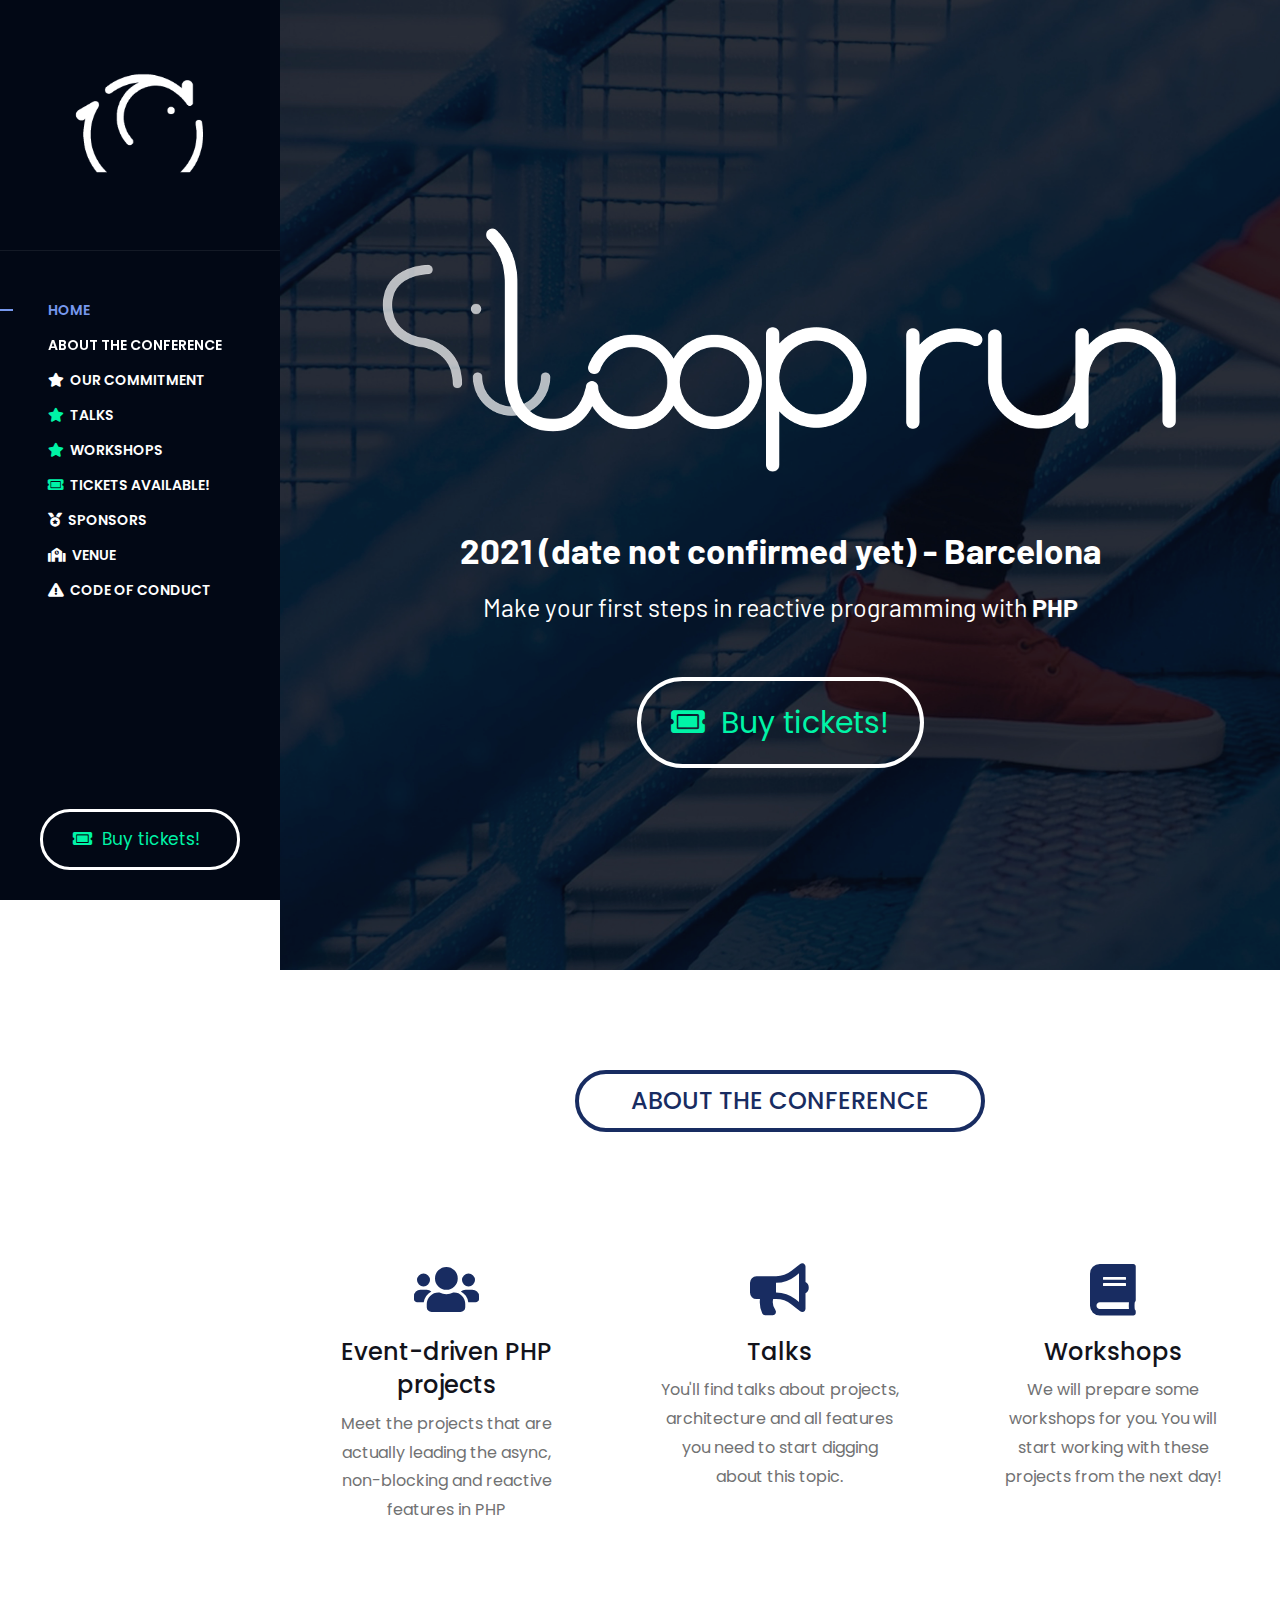
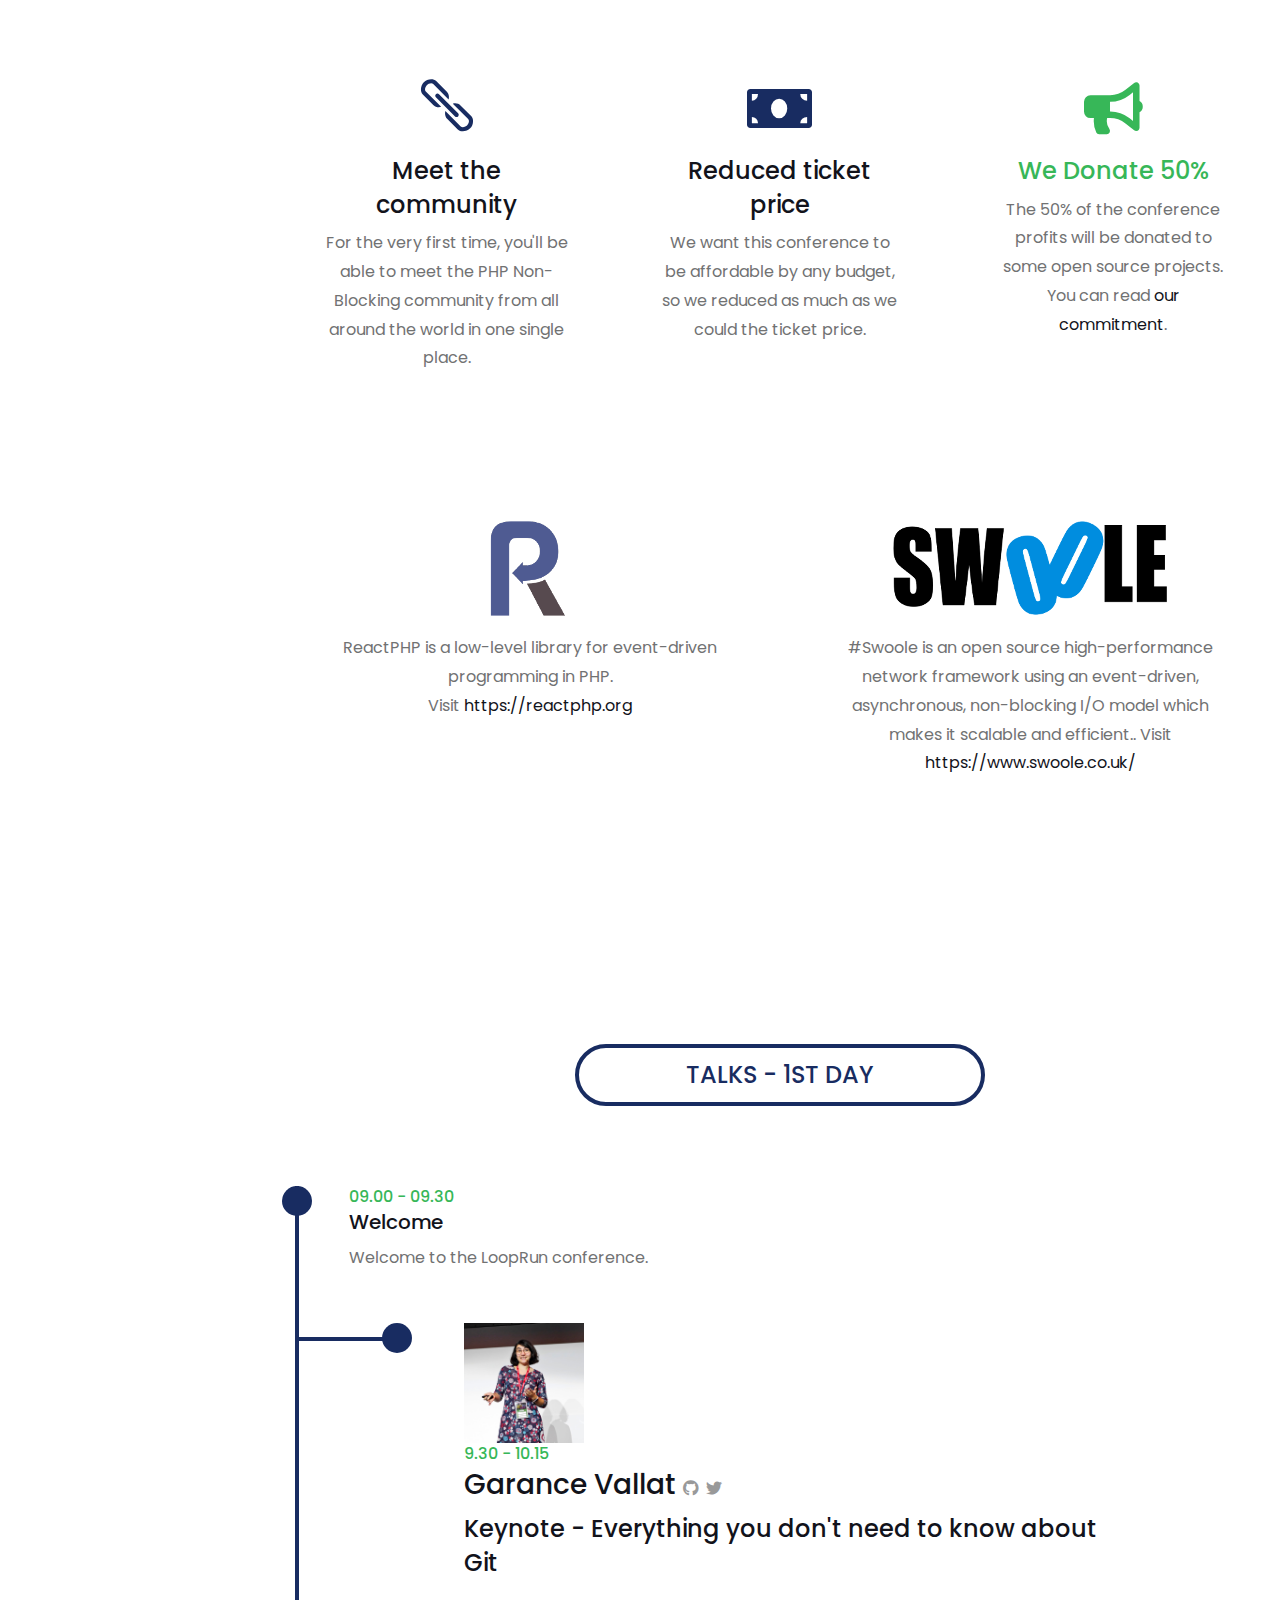
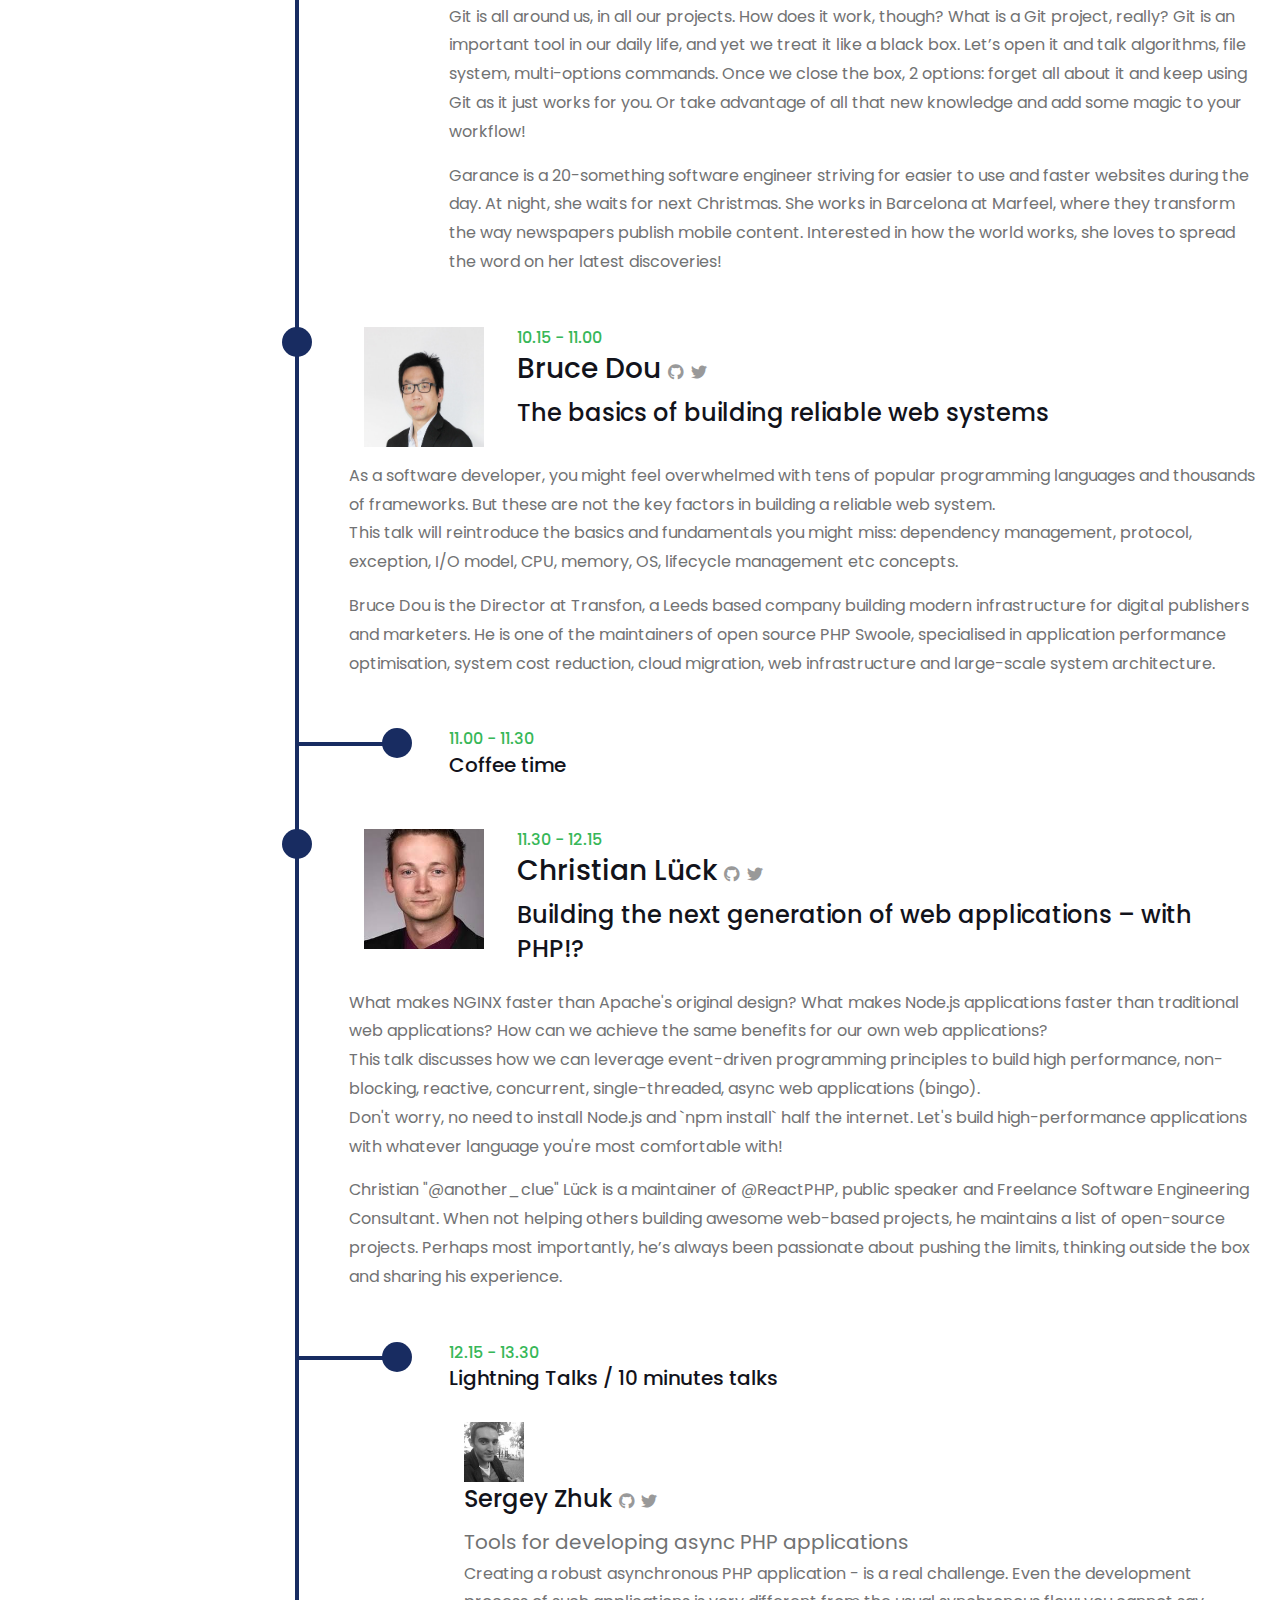
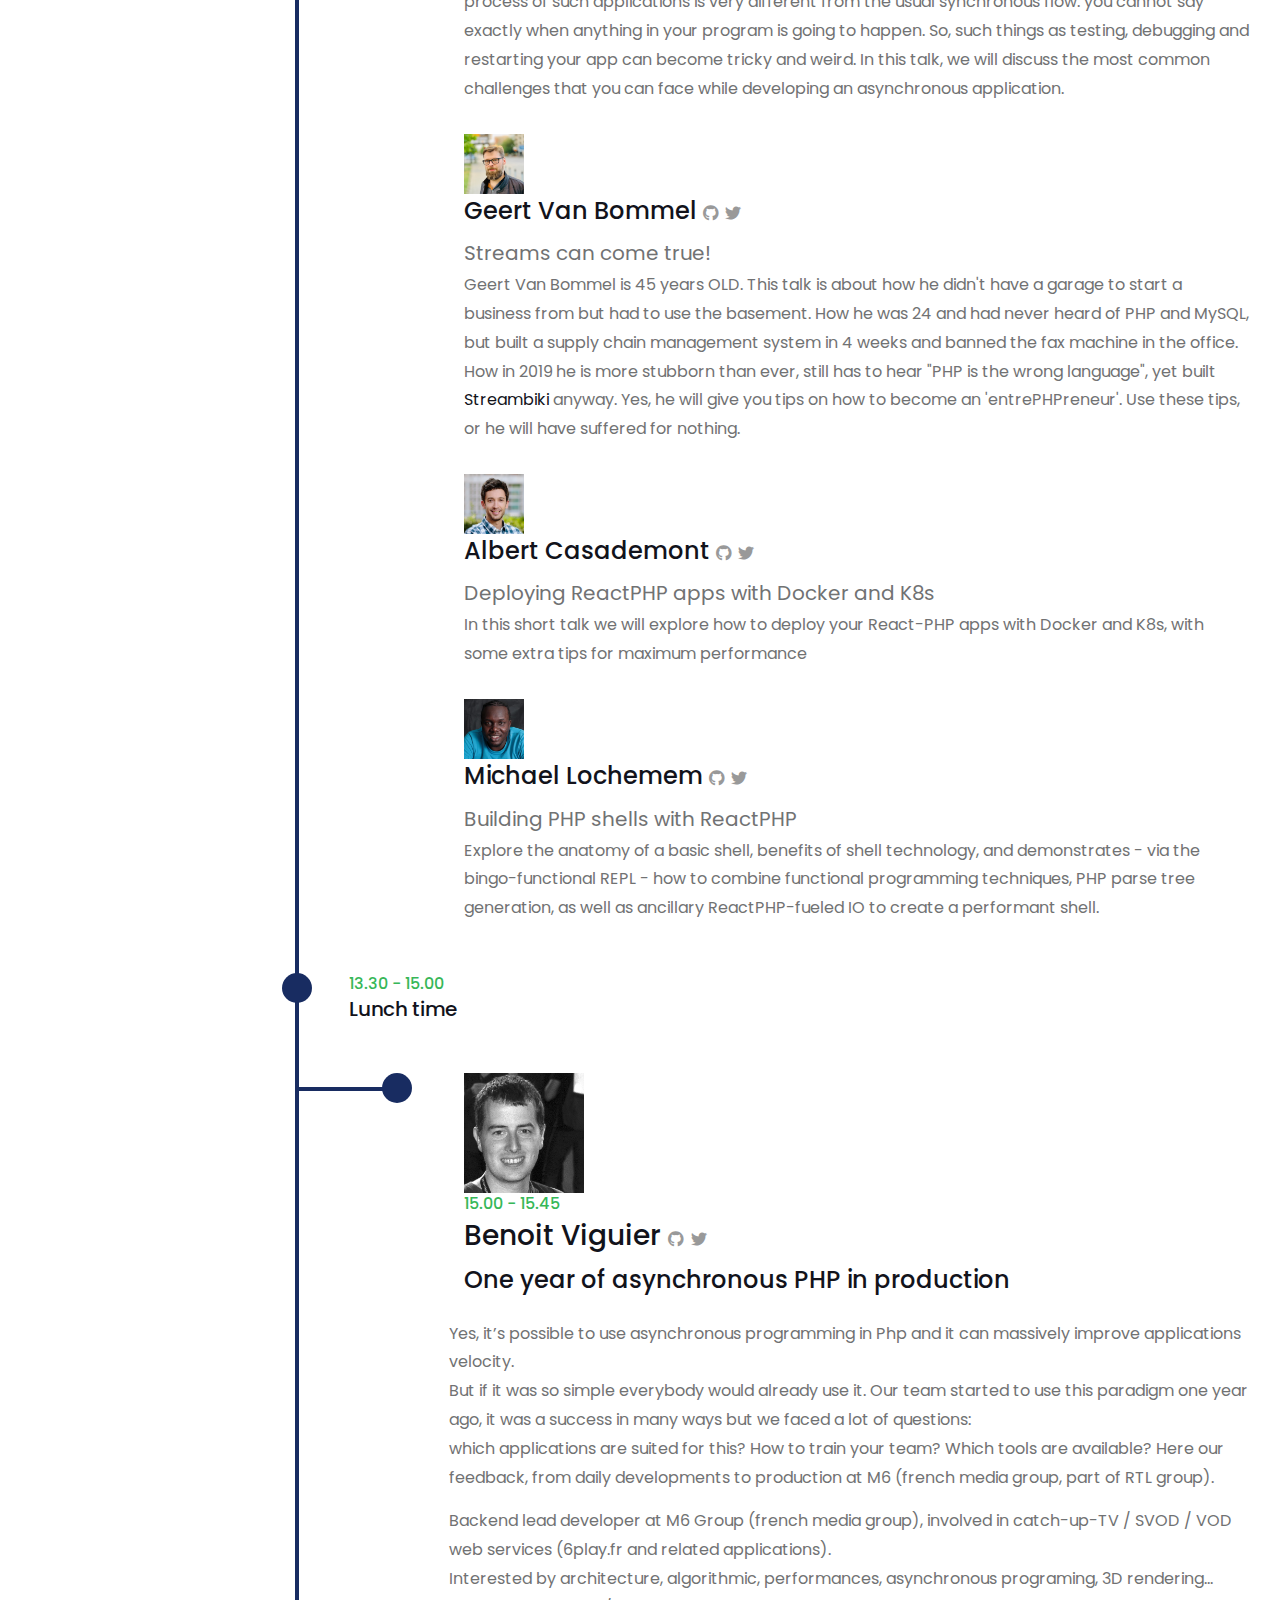
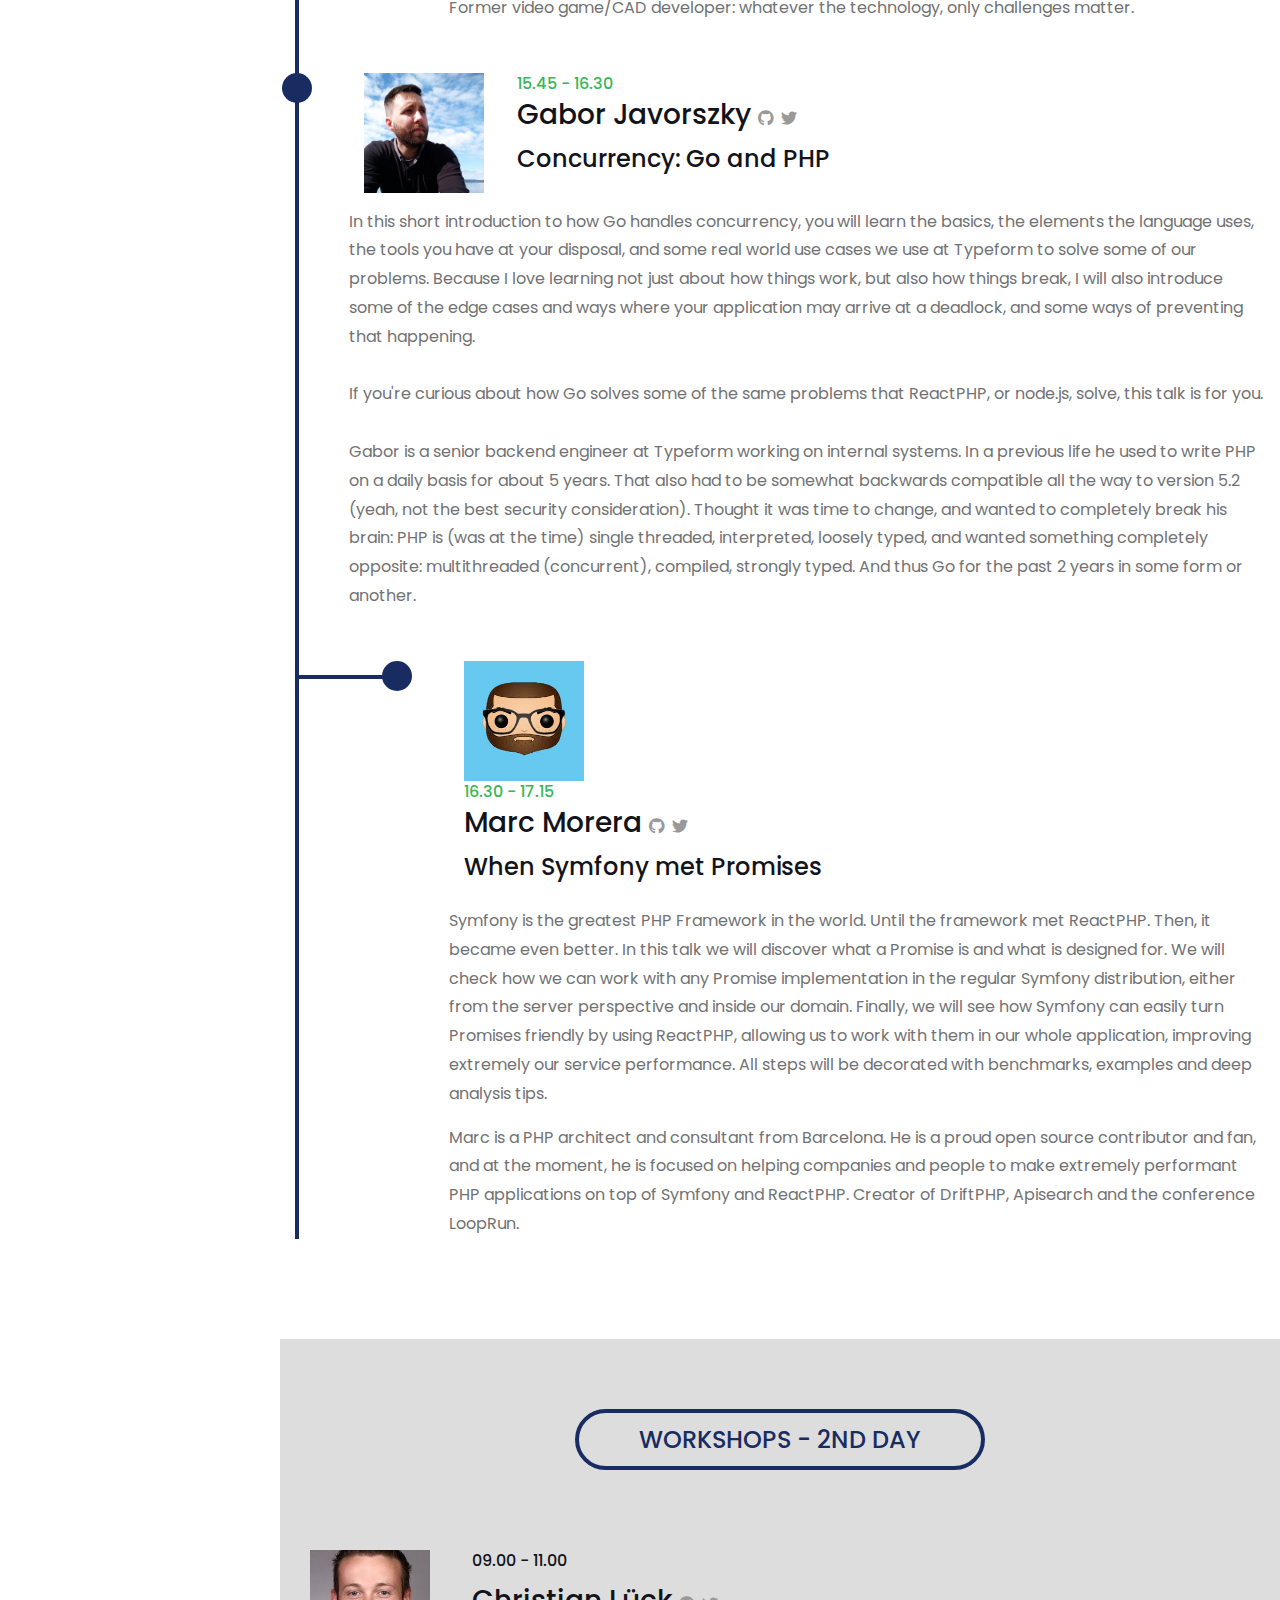
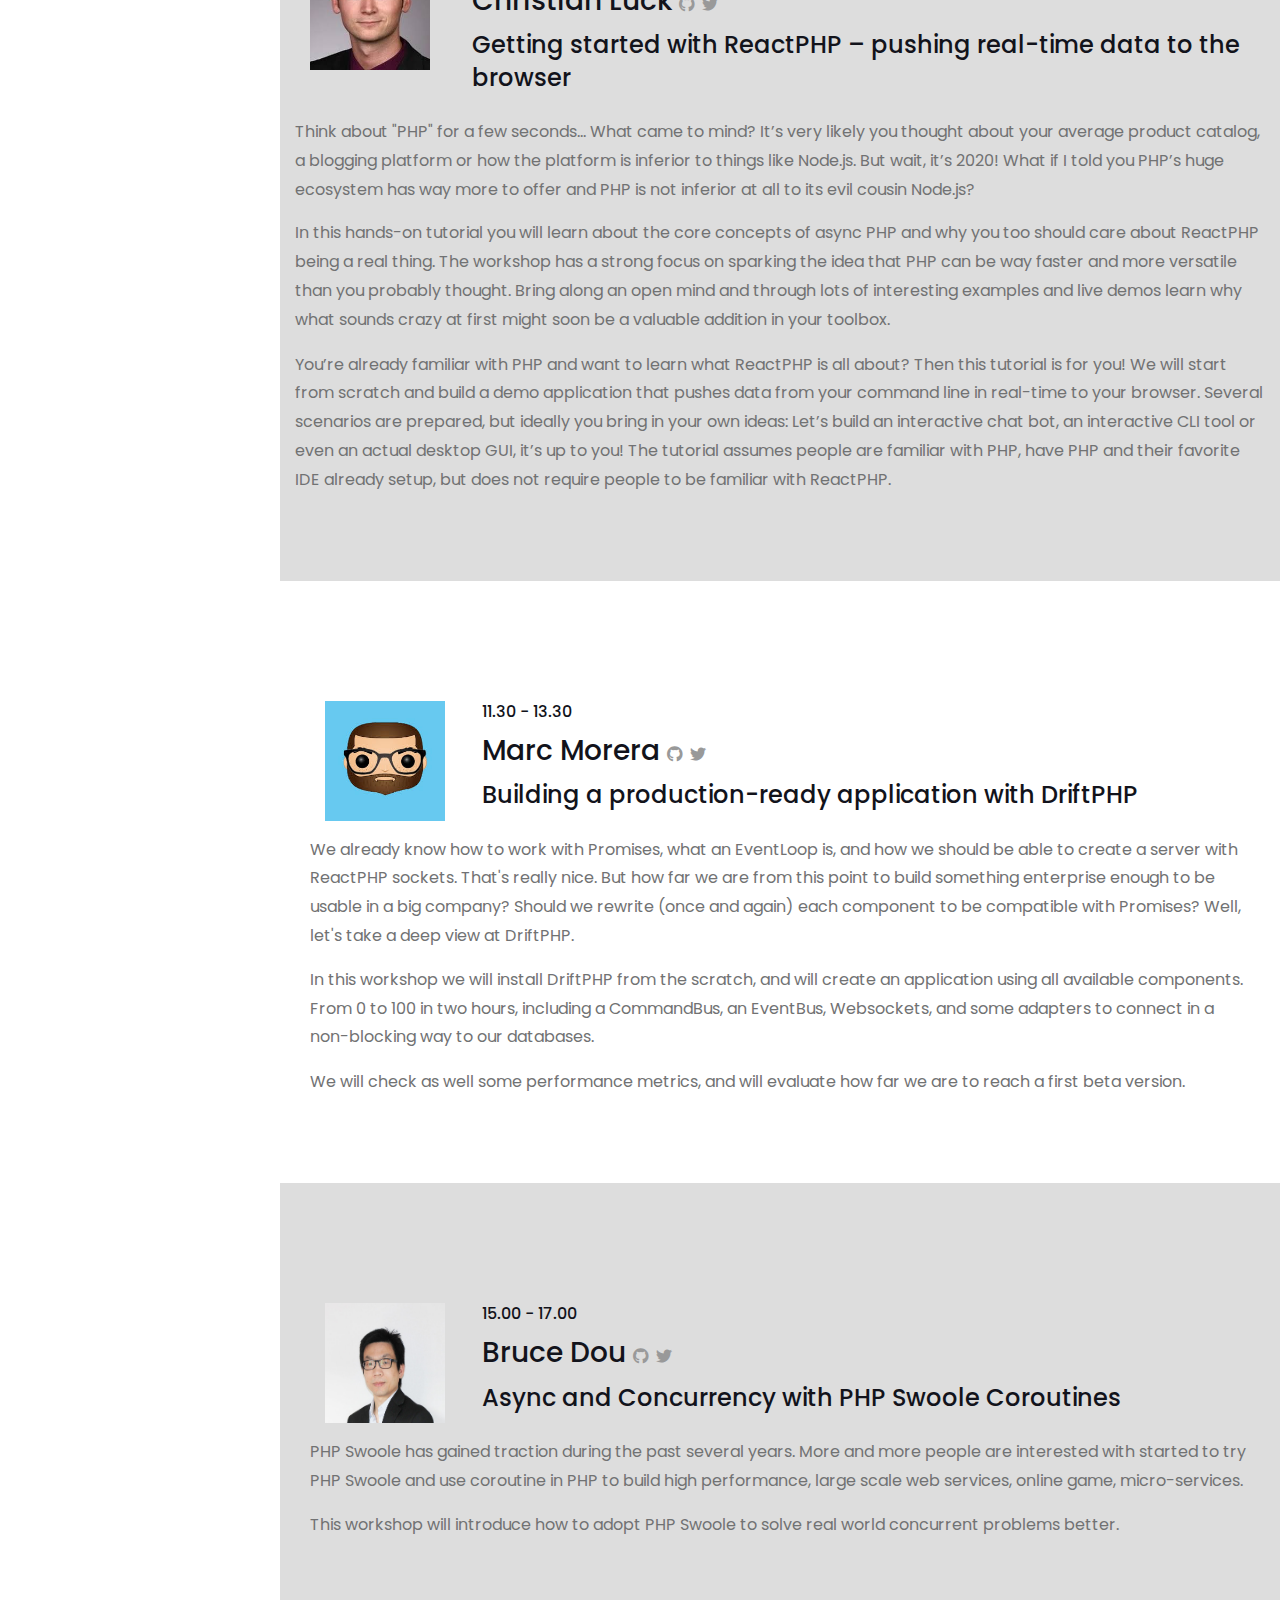
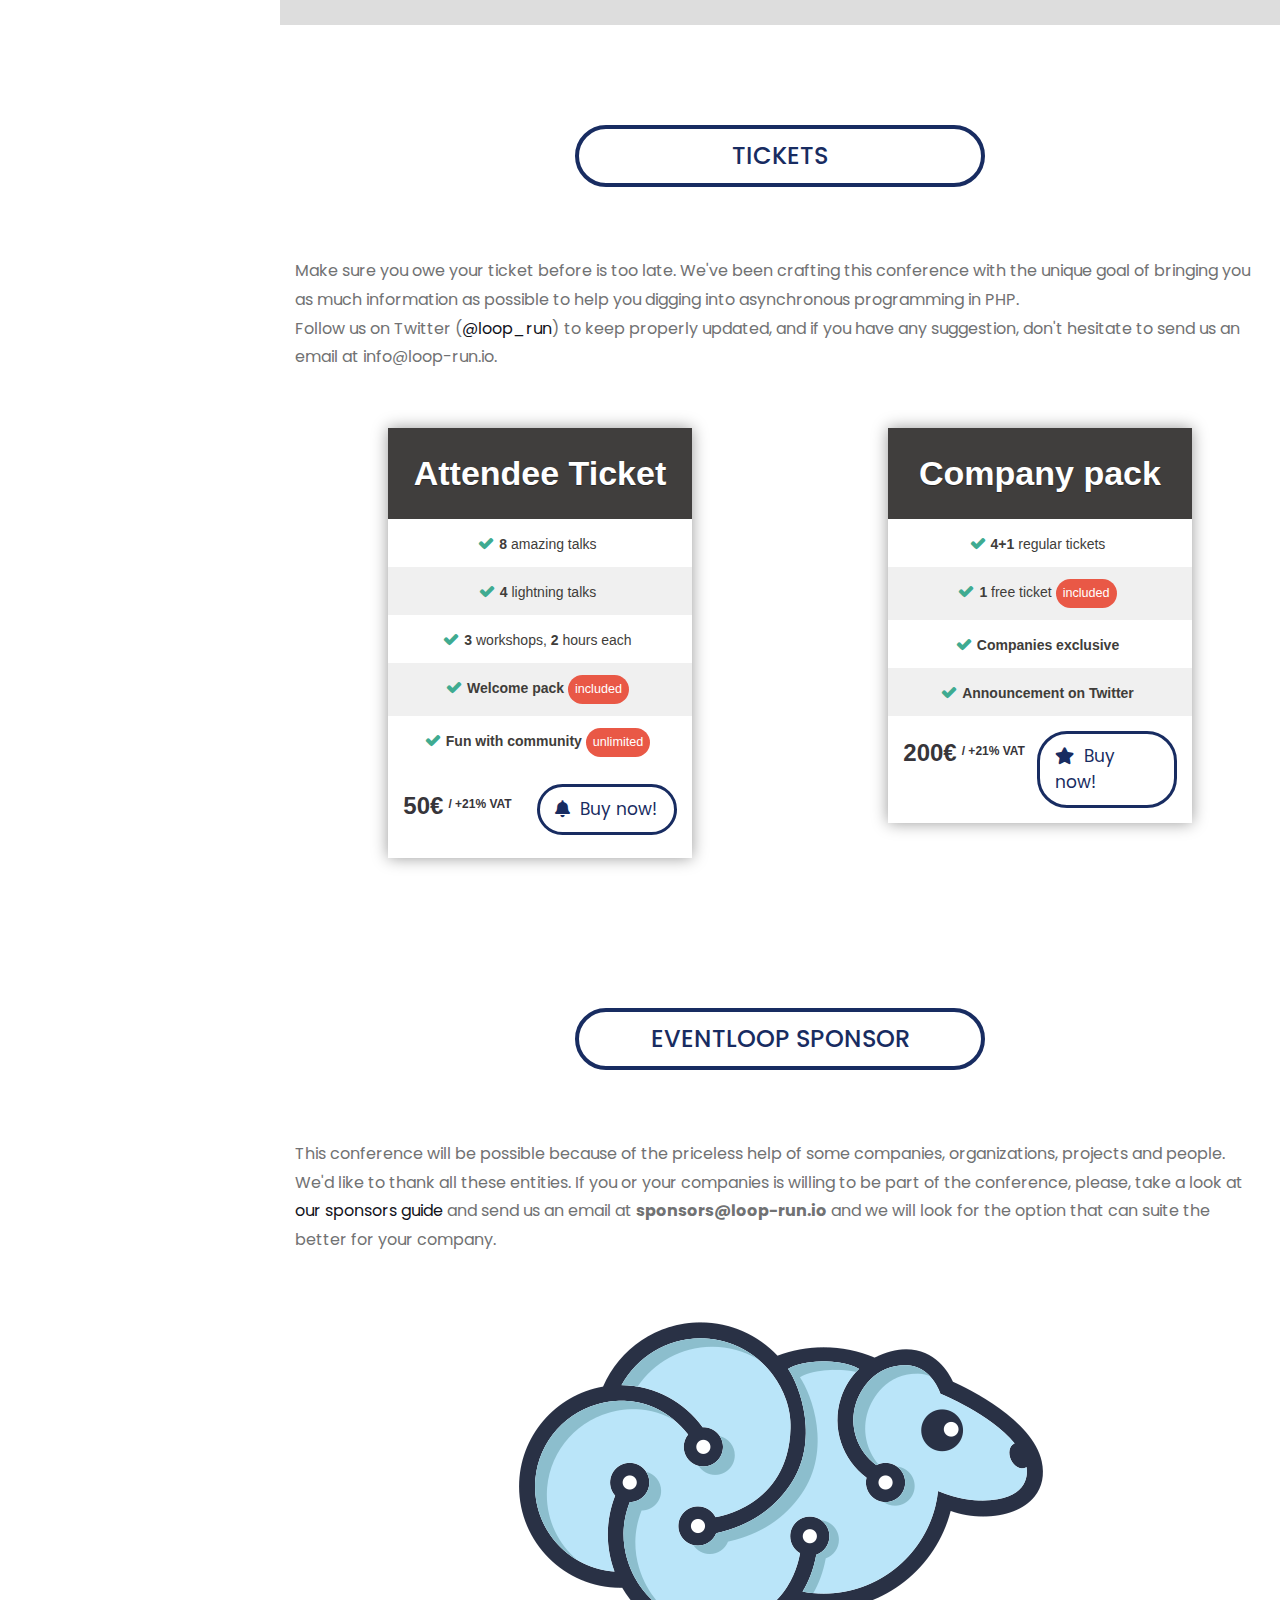
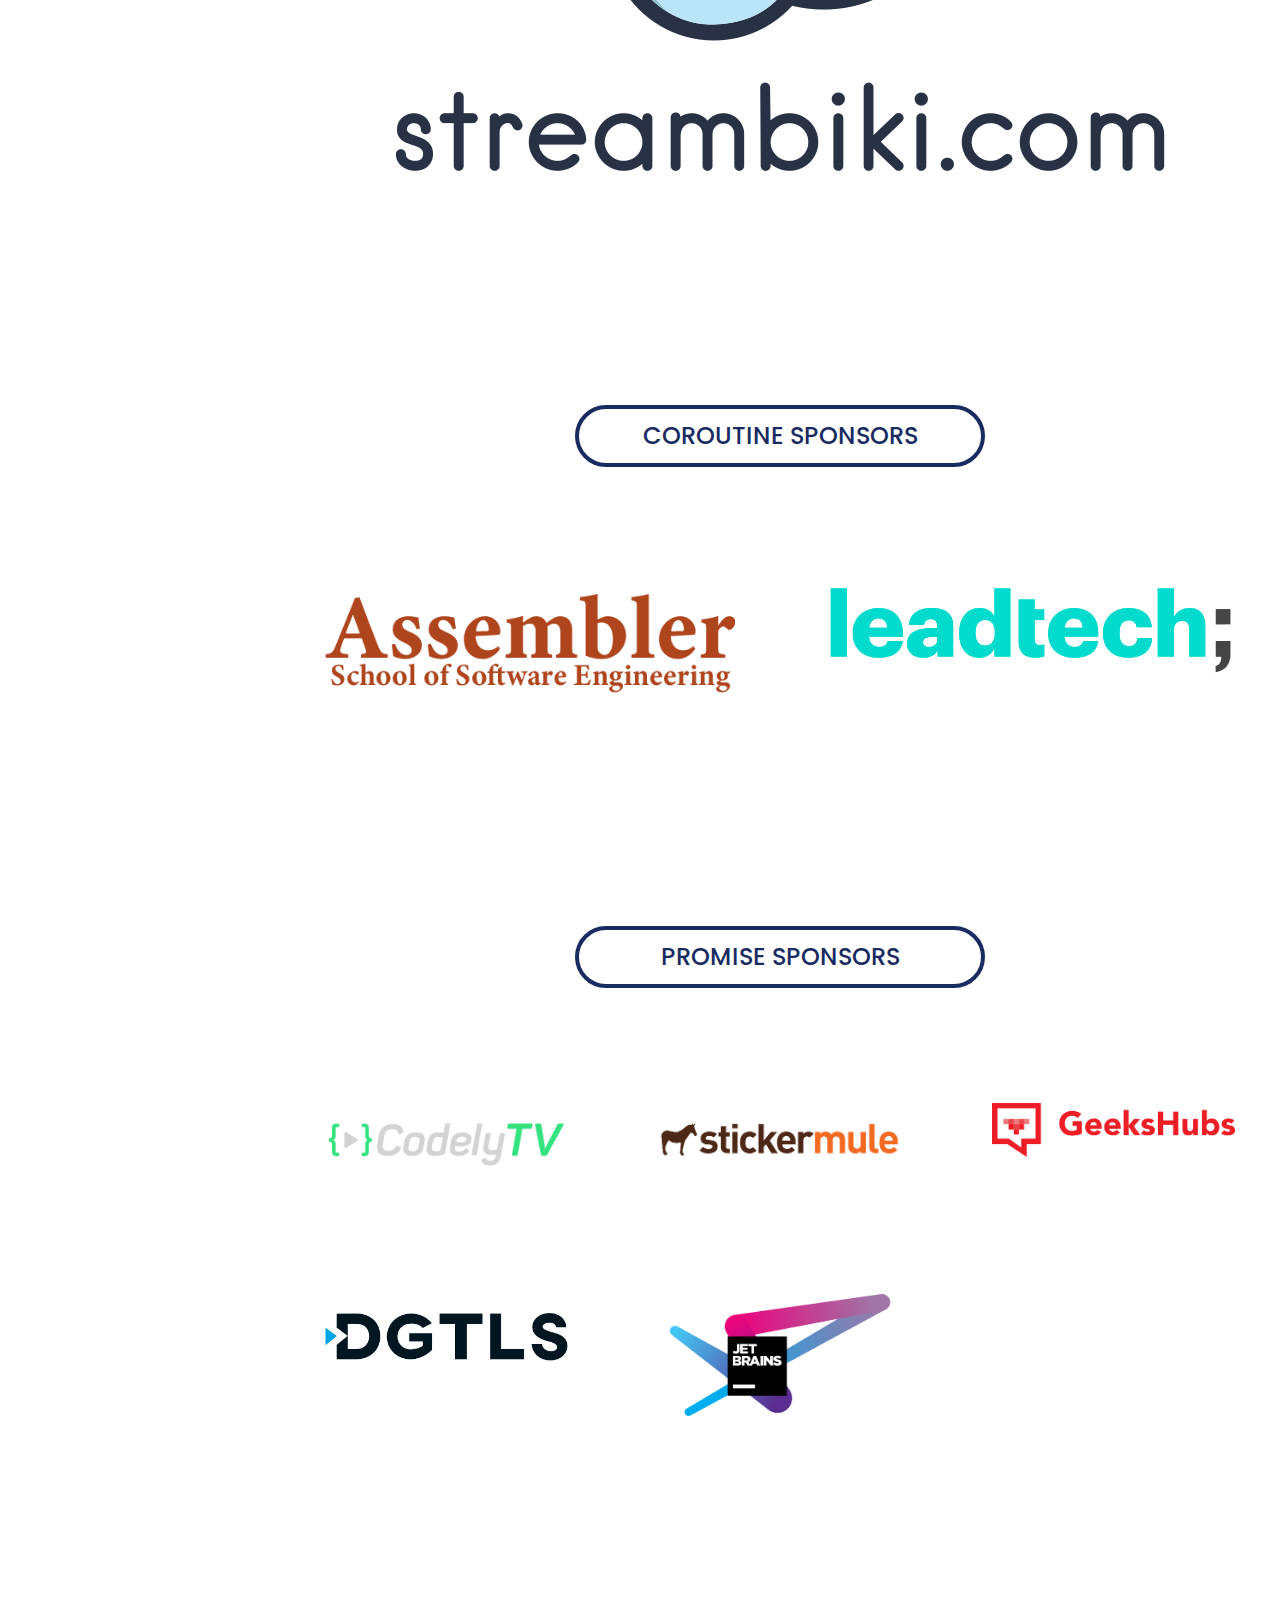
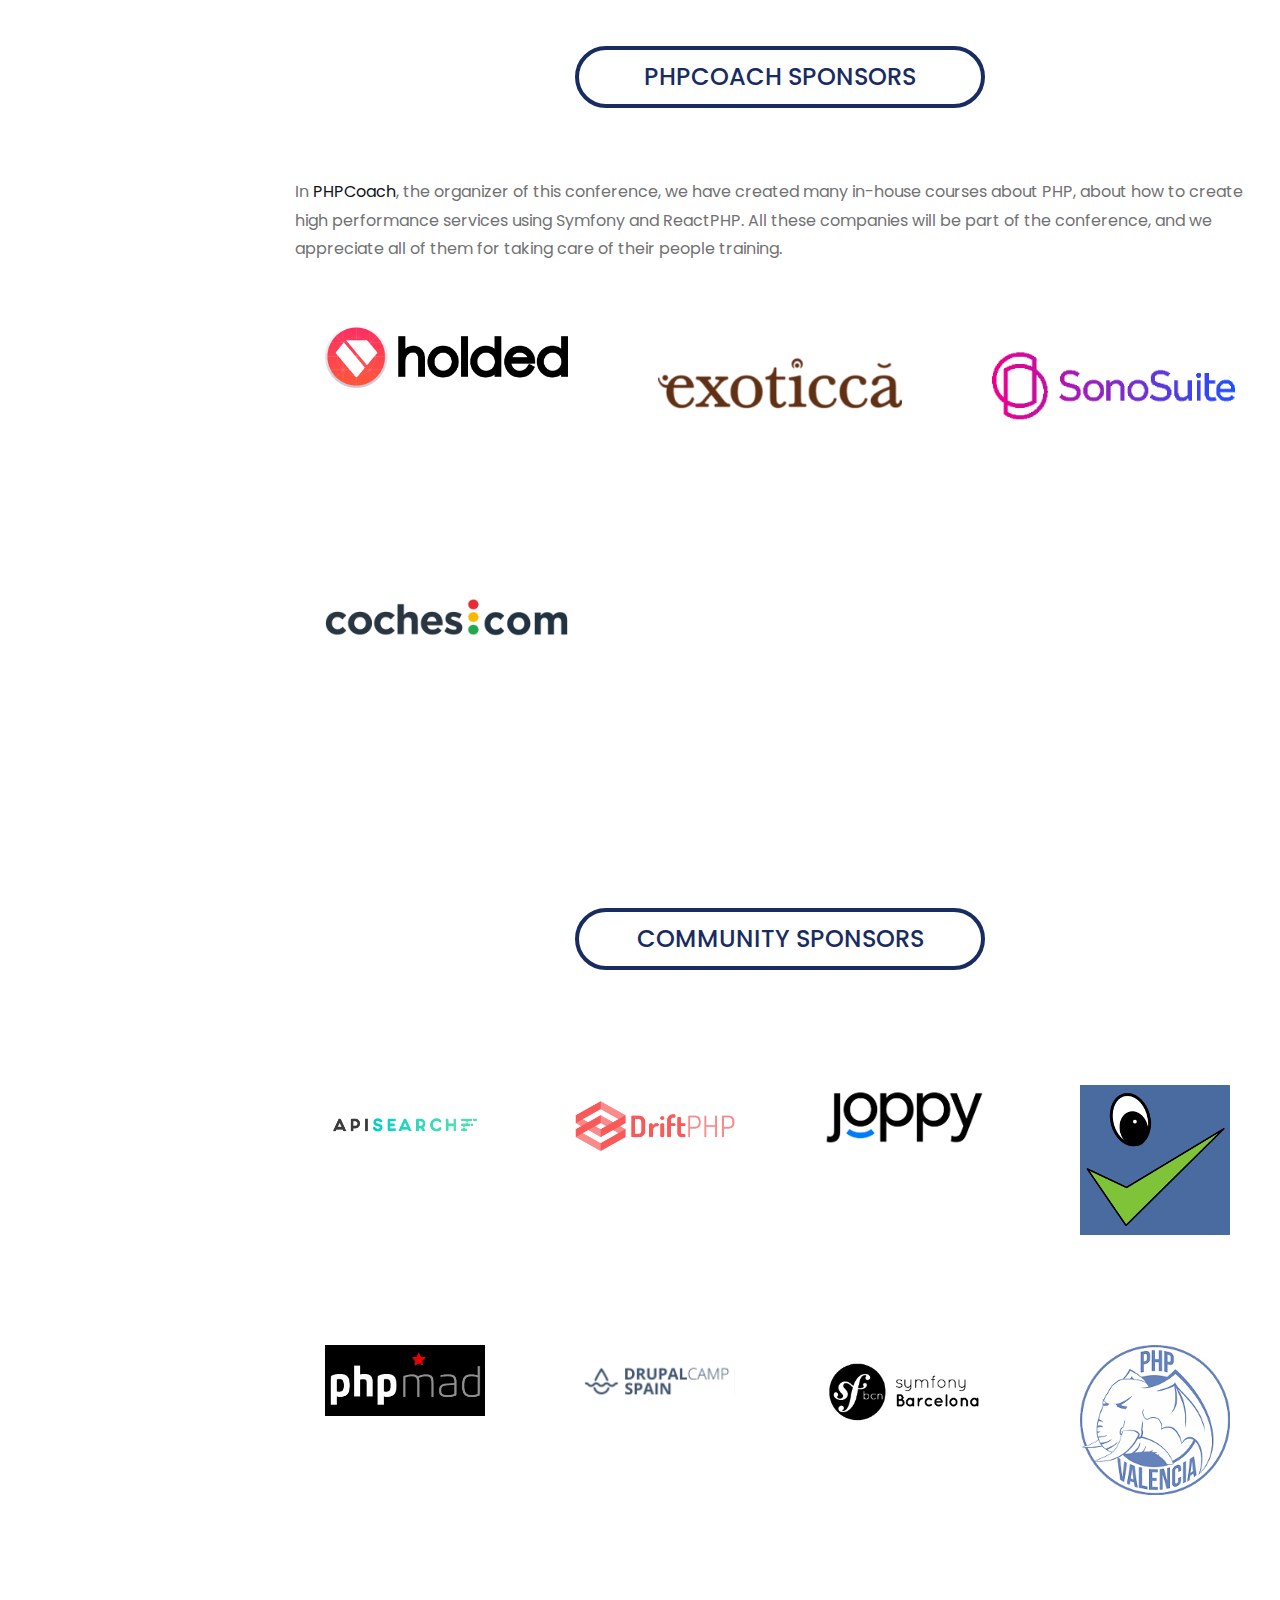
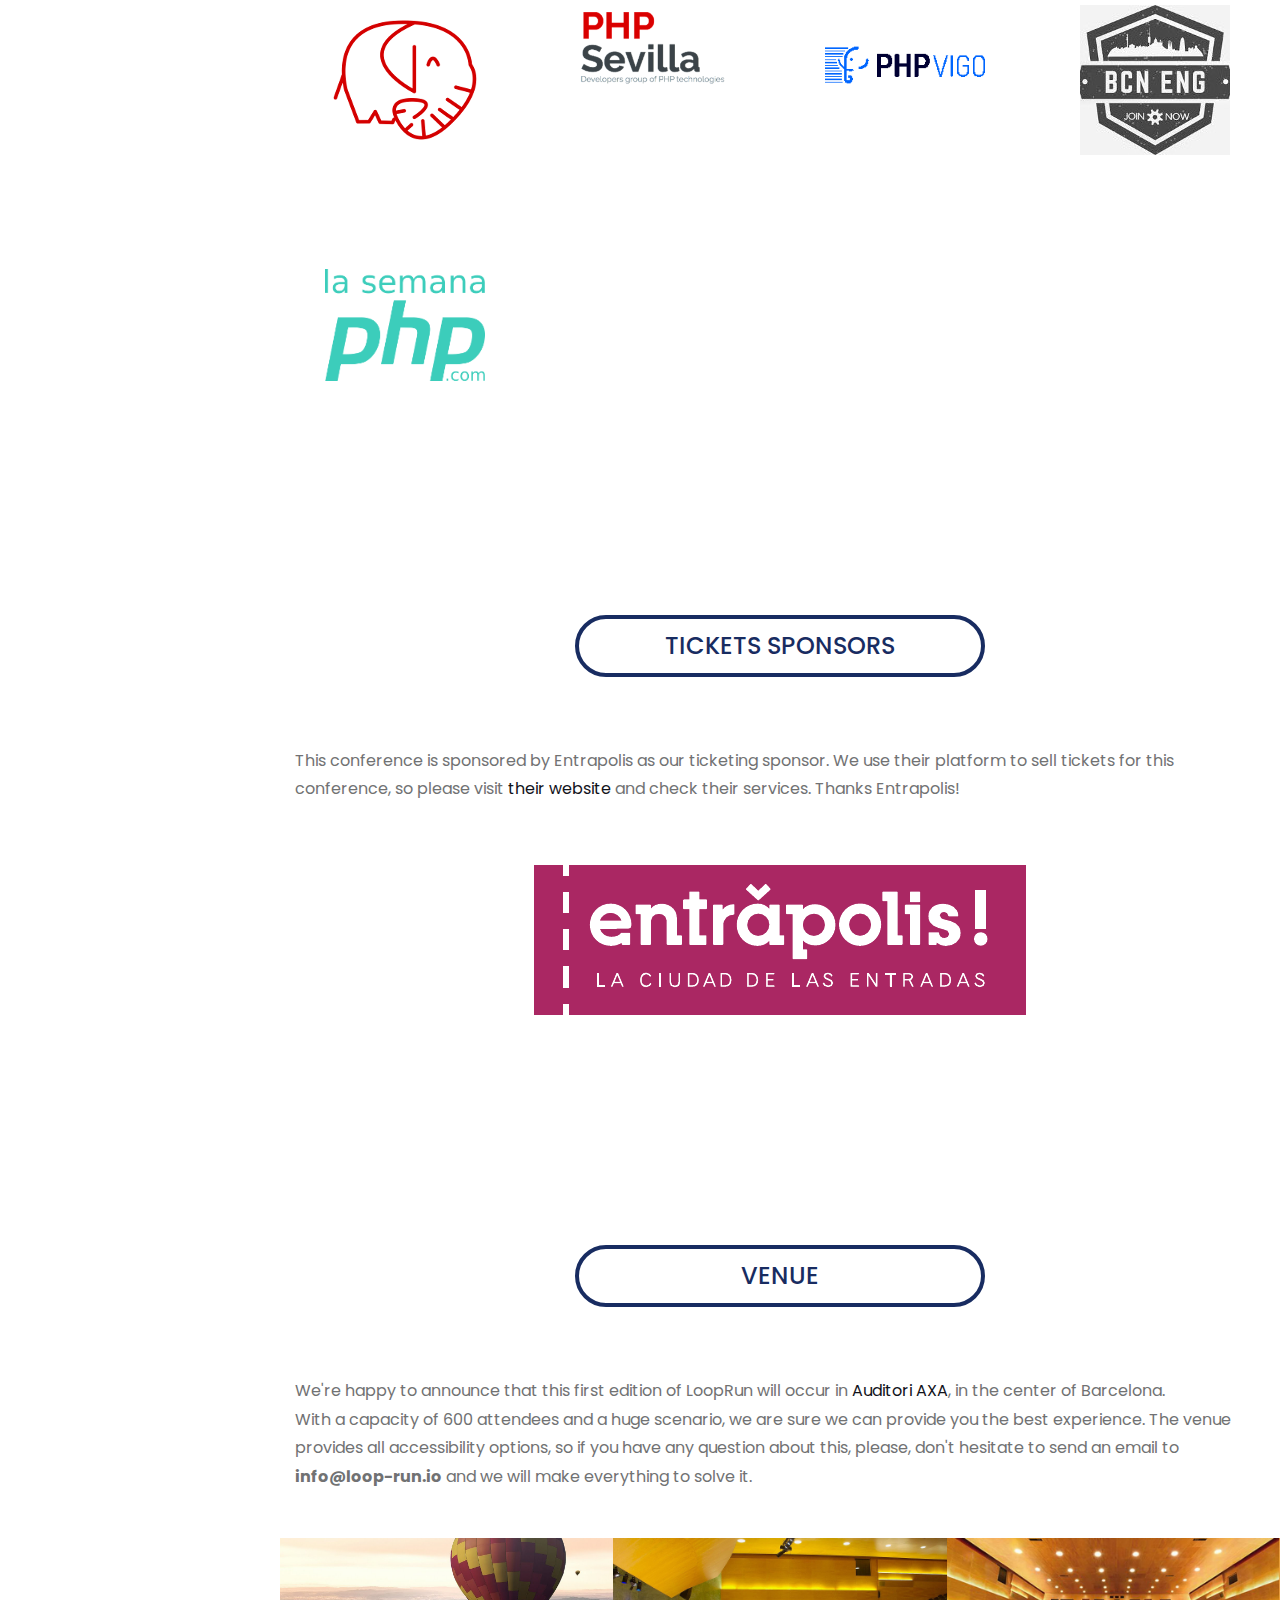
<file: index.html>
<!doctype html>
<html lang="en">

<head>
    <meta charset="utf-8">
    <meta name="viewport"
          content="width=device-width, initial-scale=1, shrink-to-fit=no">
    <meta name="description"
          content="LoopRun Barcelona 2020 is a PHP Conference about asynchronous, non-blocking and event-driven design.">
    <title>LoopRun Conference Barcelona - March 26-27, 2020</title>
    <meta http-equiv="X-UA-Compatible" content="IE=edge">
    <!-- The above 4 meta tags *must* come first in the head; any other head content must come *after* these tags -->

    <link rel="apple-touch-icon" sizes="180x180"
          href="/img/favicon/apple-touch-icon.png">
    <link rel="icon" type="image/png" sizes="32x32"
          href="/img/favicon/favicon-32x32.png">
    <link rel="icon" type="image/png" sizes="16x16"
          href="/img/favicon/favicon-16x16.png">
    <link rel="manifest" href="/img/favicon/site.webmanifest">
    <link rel="mask-icon" href="/img/favicon/safari-pinned-tab.svg"
          color="#5bbad5">
    <link rel="shortcut icon" href="/img/favicon/favicon.ico">
    <meta name="msapplication-TileColor" content="#da532c">
    <meta name="msapplication-config" content="/img/favicon/browserconfig.xml">
    <meta name="theme-color" content="#ffffff">

    <meta property="og:title" content="LoopRun Barcelona 2020"/>
    <meta property="og:type" content="website"/>
    <meta property="og:url" content="https://loop-run.io"/>
    <meta property="og:image"
          content="https://loop-run.io/img/loop-run-main.png"/>
    <meta property="og:description"
          content="LoopRun Barcelona 2020 is a PHP Conference about asynchronous, non-blocking and event-driven design."/>
    <meta property="og:video"
          content="https://www.youtube.com/watch?v=sLxLbykSS34"/>


    <!-- Main Style -->
    <link rel="stylesheet" href="style.css">
    <link rel="stylesheet" href="custom.css">
    <link rel="stylesheet"
          href="https://cdnjs.cloudflare.com/ajax/libs/font-awesome/5.10.2/css/all.min.css">
    <link href="https://fonts.googleapis.com/css?family=Barlow&display=swap"
          rel="stylesheet">

</head>

<body>
<!-- Preloader -->
<div id="preloader">
    <div class="loader"></div>
</div>

<div class="progress-container">
    <div class="progress-bar" id="scrollIndicator"></div>
</div>

<!-- ***** Header Area Start ***** -->
<header class="header-area">
    <!-- Logo -->
    <a href="/#home" class="nav-brand"><img src="img/logo-white.png" alt=""
                                            width="70%"></a>

    <!-- Menu -->
    <div class="dornee-menu pl-5">
        <nav class="dorneenav">
            <ul id="nav">
                <li class="active"><a href="#home">Home</a></li>
                <li><a href="#about-the-conference">About the conference</a>
                </li>
                <li><a href="our-commitment.html"><i class="fa fa-star"></i>&nbsp;&nbsp;Our
                    commitment</a></li>
                <li><a href="#talks"><i class="fa fa-star green"></i>&nbsp;&nbsp;Talks</a>
                </li>
                <li><a href="#workshops"><i class="fa fa-star green"></i>&nbsp;&nbsp;Workshops</a>
                </li>
                <li><a href="#tickets"><i class="fa fa-ticket-alt green"></i>&nbsp;&nbsp;Tickets
                    available!</a></li>
                <li><a href="#sponsors"><i class="fa fa-medal"></i>&nbsp;&nbsp;Sponsors</a>
                </li>
                <li><a href="#venue"><i class="fa fa-school"></i>&nbsp;&nbsp;Venue</a>
                </li>
                <li><a href="code-of-conduct.html"><i
                        class="fa fa-exclamation-triangle"></i>&nbsp;&nbsp;Code
                    of conduct</a></li>
            </ul>
        </nav>
    </div>

    <!-- Menu HideShow -->
    <div class="menu-hideshow">
        <div class="hamburger" id="ham">
            <span class="a"></span>
            <span class="b"></span>
        </div>
    </div>

    <a href="#tickets"
       class="green contact-me-btn buy-now-small-button"><i
            class="fa fa-ticket-alt"></i>&nbsp;&nbsp;Buy tickets!</a>
</header>
<!-- ***** Header Area End ***** -->

<div class="page-content">
    <!-- ***** Welcome Area Start ***** -->
    <section class="welcome-area bg-overlay"
             style="background-image: url(img/steps.jpg); background-size: cover;"
             id="home">
        <div class="container h-100">
            <div class="row h-100 align-items-center">
                <div class="col-12">
                    <!-- Welcome Content -->
                    <div class="welcome-content text-center wow fadeInUp"
                         data-wow-delay="300ms">
                        <img src="img/logo-long-white.png"
                             alt="Conference logo"
                             style="margin-bottom: 50px;"/>
                        <h5 style="font-size: 35px; font-weight: bold" class="barlow">2021 (date not confirmed yet) - Barcelona</h5>
                        <p class="barlow mb-80"
                           style="line-height: 1; font-size: 25px;">Make your
                            first steps in reactive programming with
                            <strong>PHP</strong></p>
                        <a href="#tickets" id="buy-now-main-button"
                           class="green"><i
                                class="fa fa-ticket-alt"></i>&nbsp;&nbsp;Buy
                            tickets!</a>
                    </div>
                </div>
            </div>
        </div>
    </section>
    <!-- ***** Welcome Area End ***** -->

    <!-- ***** Service Area Start ***** -->
    <section class="my-service-area section-padding-100-70 clearfix"
             id="about-the-conference">
        <div class="container">
            <div class="row">
                <div class="col-12">
                    <!-- Section Title -->
                    <div class="rounded-section-title text-center">
                        <h2>About the conference</h2>
                    </div>
                </div>
            </div>

            <div class="row">
                <!-- Service Content Area -->
                <div class="col-12 col-sm-6 col-lg-4">
                    <div class="service-content-area-static text-center mb-30 wow fadeInUp"
                         data-wow-delay="300ms">
                        <!-- Icon -->
                        <div class="service-icon">
                            <i class="fa fa-users"></i>
                        </div>
                        <!-- Content text -->
                        <div class="service-content-text">
                            <h4>Event-driven PHP projects</h4>
                            <p>Meet the projects that are actually leading the
                                async, non-blocking and reactive features in
                                PHP</p>
                        </div>
                    </div>
                </div>

                <!-- Service Content Area -->
                <div class="col-12 col-sm-6 col-lg-4">
                    <div class="service-content-area-static text-center mb-30 wow fadeInUp"
                         data-wow-delay="300ms">
                        <!-- Icon -->
                        <div class="service-icon">
                            <i class="fa fa-bullhorn"></i>
                        </div>
                        <!-- Content text -->
                        <div class="service-content-text">
                            <h4>Talks</h4>
                            <p>You'll find talks about projects, architecture
                                and all features you need to start digging about
                                this topic.</p>
                        </div>
                    </div>
                </div>

                <!-- Service Content Area -->
                <div class="col-12 col-sm-6 col-lg-4">
                    <div class="service-content-area-static text-center mb-30 wow fadeInUp"
                         data-wow-delay="300ms">
                        <!-- Icon -->
                        <div class="service-icon">
                            <i class="fa fa-book"></i>
                        </div>
                        <!-- Content text -->
                        <div class="service-content-text">
                            <h4>Workshops</h4>
                            <p>We will prepare some workshops for you. You will
                                start working with these projects from the next
                                day!</p>
                        </div>
                    </div>
                </div>

                <!-- Service Content Area -->
                <div class="col-12 col-sm-6 col-lg-4">
                    <div class="service-content-area-static text-center mb-30 wow fadeInUp"
                         data-wow-delay="300ms">
                        <!-- Icon -->
                        <div class="service-icon">
                            <i class="icon_link"></i>
                        </div>
                        <!-- Content text -->
                        <div class="service-content-text">
                            <h4>Meet the community</h4>
                            <p>For the very first time, you'll be able to meet
                                the PHP Non-Blocking community from all around
                                the world in one single place.</p>
                        </div>
                    </div>
                </div>

                <!-- Service Content Area -->
                <div class="col-12 col-sm-6 col-lg-4">
                    <div class="service-content-area-static text-center mb-30 wow fadeInUp"
                         data-wow-delay="300ms">
                        <!-- Icon -->
                        <div class="service-icon">
                            <i class="fa fa-money"></i>
                        </div>
                        <!-- Content text -->
                        <div class="service-content-text">
                            <h4>Reduced ticket
                                price</h4>
                            <p>We want this conference to be affordable by any
                                budget, so we reduced as much as we could the
                                ticket price.</p>
                        </div>
                    </div>
                </div>

                <!-- Service Content Area -->
                <div class="col-12 col-sm-6 col-lg-4">
                    <div class="service-content-area-static text-center mb-30 wow fadeInUp"
                         data-wow-delay="300ms">
                        <!-- Icon -->
                        <div class="service-icon std-green">
                            <i class="fa fa-bullhorn"></i>
                        </div>
                        <!-- Content text -->
                        <div class="service-content-text">
                            <h4 class="std-green">We Donate
                                50%</h4>
                            <p>The 50% of the conference profits will be donated
                                to some open source projects. You can read <a
                                        href="our-commitment.html">our
                                    commitment</a>.</p>
                        </div>
                    </div>
                </div>

                <!-- Service Content Area -->
                <div class="col-12 col-sm-6 col-lg-6">
                    <div class="service-content-area-static text-center mb-30"
                         data-wow-delay="300ms">
                        <!-- Icon -->
                        <div class="service-icon"
                             style="color: #37b758!important">
                            <img src="img/projects/reactphp.png" alt="ReactPHP"
                                 height="100">
                        </div>
                        <!-- Content text -->
                        <div class="service-content-text mt-15">
                            <p>ReactPHP is a low-level library for event-driven
                                programming in PHP.<br/> Visit <a
                                        href="https://reactphp.org/">https://reactphp.org</a>
                            </p>
                        </div>
                    </div>
                </div>

                <!-- Service Content Area -->
                <div class="col-12 col-sm-6 col-lg-6">
                    <div class="service-content-area-static text-center mb-30 wow fadeInUp"
                         data-wow-delay="300ms">
                        <!-- Icon -->
                        <div class="service-icon">
                            <img src="img/projects/swoole.png" alt="Swoole"
                                 height="100">
                        </div>
                        <!-- Content text -->
                        <div class="service-content-text mt-15">
                            <p>#Swoole is an open source high-performance
                                network framework using an event-driven,
                                asynchronous, non-blocking I/O model which makes
                                it scalable and efficient.. Visit <a
                                        href="https://www.swoole.co.uk/">https://www.swoole.co.uk/</a>
                            </p>
                        </div>
                    </div>
                </div>
            </div>
        </div>
    </section>
    <!-- ***** Service Area End ***** -->


    <!-- ***** My Experience Area Start ***** -->
    <section class="my-experience-area section-padding-100 clearfix"
             id="talks">
        <div class="container">
            <div class="row">
                <!-- Section Title -->
                <div class="col-12">
                    <div class="rounded-section-title text-center">
                        <h2>Talks - 1st day</h2>
                    </div>
                </div>
            </div>

            <div class="row">
                <div class="col-12">
                    <div class="experience-timeline">

                        <!-- Single Experience -->
                        <div class="single-experience wow fadeInUp"
                             data-wow-delay="300ms">
                            <h6 class="works-year">09.00 - 09.30</h6>
                            <h4 class="designation">Welcome</h4>
                            <p>
                                Welcome to the LoopRun conference.
                            </p>
                        </div>


                        <!-- Single Experience -->
                        <div class="single-experience wow fadeInUp"
                             data-wow-delay="300ms">
                            <div class="container mb-15">
                                <div class="row">
                                    <div class="col">
                                        <img src="img/speaker/garance.jpeg"
                                             style="height:120px; width: 120px;">
                                    </div>
                                    <div class="col col-10">
                                        <h6 class="works-year">9.30 -
                                            10.15</h6>
                                        <h3>Garance Vallat <a
                                                class="fab fa-github"
                                                target="_blank"
                                                href="https://github.com/garancev"></a>
                                            <a class="fab fa-twitter"
                                               target="_blank"
                                               href="https://twitter.com/GaranceVallat"></a>
                                        </h3>
                                        <h4>Keynote - Everything you don't need
                                            to know
                                            about Git</h4>
                                    </div>
                                </div>
                            </div>
                            <p class="mb-15">
                                Git is all around us, in all our projects. How
                                does it work, though? What is a Git project,
                                really? Git is an important tool in our daily
                                life, and yet we treat it like a black box.
                                Let’s open it and talk algorithms, file system,
                                multi-options commands. Once we close the box, 2
                                options: forget all about it and keep using Git
                                as it just works for you. Or take advantage of
                                all that new knowledge and add some magic to
                                your workflow!
                            </p>
                            <p>
                                Garance is a 20-something software engineer
                                striving for easier to use and faster websites
                                during the day. At night, she waits for next
                                Christmas. She works in Barcelona at Marfeel,
                                where they transform the way newspapers publish
                                mobile content. Interested in how the world
                                works, she loves to spread the word on her
                                latest discoveries!
                            </p>
                        </div>


                        <!-- Single Experience -->
                        <div class="single-experience wow fadeInUp"
                             data-wow-delay="300ms">
                            <div class="container mb-15">
                                <div class="row">
                                    <div class="col">
                                        <img src="img/speaker/brucedou.jpg"
                                             style="height:120px; width: 120px;">
                                    </div>
                                    <div class="col col-10">
                                        <h6 class="works-year">10.15 -
                                            11.00</h6>
                                        <h3>Bruce Dou <a class="fab fa-github"
                                                         target="_blank"
                                                         href="https://github.com/doubaokun"></a>
                                            <a class="fab fa-twitter"
                                               target="_blank"
                                               href="https://twitter.com/doubaokun"></a>
                                        </h3>
                                        <h4>The basics of building reliable web
                                            systems</h4>
                                    </div>
                                </div>
                            </div>
                            <p class="mb-15">
                                As a software developer, you might feel
                                overwhelmed with tens of popular programming
                                languages and thousands of frameworks. But these
                                are not the key factors in building a reliable
                                web system.<br>

                                This talk will reintroduce the basics and
                                fundamentals you might miss: dependency
                                management, protocol, exception, I/O model, CPU,
                                memory, OS, lifecycle management etc concepts.
                            </p>
                            <p>
                                Bruce Dou is the Director at Transfon, a Leeds
                                based company building modern infrastructure for
                                digital publishers and marketers. He is one of
                                the maintainers of open source PHP Swoole,
                                specialised in application performance
                                optimisation, system cost reduction, cloud
                                migration, web infrastructure and large-scale
                                system architecture.
                            </p>
                        </div>


                        <!-- Single Experience -->
                        <div class="single-experience wow fadeInUp"
                             data-wow-delay="300ms">
                            <h6 class="works-year">11.00 - 11.30</h6>
                            <h4 class="designation">Coffee time</h4>
                        </div>


                        <!-- Single Experience -->
                        <div class="single-experience wow fadeInUp"
                             data-wow-delay="300ms">
                            <div class="container mb-15">
                                <div class="row">
                                    <div class="col">
                                        <img src="img/speaker/clue.jpeg"
                                             style="height:120px; width: 120px;">
                                    </div>
                                    <div class="col col-10">
                                        <h6 class="works-year">11.30 -
                                            12.15</h6>
                                        <h3>Christian Lück <a
                                                class="fab fa-github"
                                                target="_blank"
                                                href="https://github.com/clue"></a>
                                            <a class="fab fa-twitter"
                                               target="_blank"
                                               href="https://twitter.com/another_clue"></a>
                                        </h3>
                                        <h4>Building the next generation of web
                                            applications – with PHP!?</h4>
                                    </div>
                                </div>
                            </div>

                            <p class="mb-15">
                                What makes NGINX faster than Apache's original
                                design? What makes Node.js applications faster
                                than traditional web applications? How can we
                                achieve the same benefits for our own web
                                applications? <br>
                                This talk discusses how we can
                                leverage event-driven programming principles to
                                build high performance, non-blocking, reactive,
                                concurrent, single-threaded, async web
                                applications (bingo). <br>
                                Don't worry, no need to
                                install Node.js and `npm install` half the
                                internet. Let's build high-performance
                                applications with whatever language you're most
                                comfortable with!
                            </p>

                            <p>
                                Christian "@another_clue" Lück is a maintainer
                                of @ReactPHP, public speaker and Freelance
                                Software Engineering Consultant. When not
                                helping others building awesome web-based
                                projects, he maintains a list of open-source
                                projects. Perhaps most importantly, he’s always
                                been passionate about pushing the limits,
                                thinking outside the box and sharing his
                                experience.
                            </p>
                        </div>


                        <!-- Single Experience -->
                        <div class="single-experience wow fadeInUp"
                             data-wow-delay="300ms">
                            <h6 class="works-year">12.15 - 13.30</h6>
                            <h4 class="designation">Lightning Talks / 10 minutes
                                talks</h4>
                            <div class="container">

                                <div class="row mt-30">
                                    <div class="col">
                                        <img src="img/speaker/sergey.jpeg"
                                             style="height:60px; width: 60px;">
                                        <h4>Sergey Zhuk <a
                                                class="fab fa-github"
                                                target="_blank"
                                                href="https://github.com/seregazhuk"></a>
                                            <a class="fab fa-twitter"
                                               target="_blank"
                                               href="https://twitter.com/zhukserega"></a>
                                        </h4>
                                        <p>
                                            <span style="font-size: 20px">Tools for developing async PHP applications</span><br>
                                            Creating a robust asynchronous
                                            PHP application - is a real
                                            challenge. Even the development
                                            process of such applications is
                                            very different from the usual
                                            synchronous flow: you cannot say
                                            exactly when anything in your
                                            program is going to happen. So,
                                            such things as testing,
                                            debugging and restarting your
                                            app can become tricky and weird.
                                            In this talk, we will discuss
                                            the most common challenges that
                                            you can face while developing an
                                            asynchronous application.
                                        </p>
                                    </div>
                                </div>

                                <div class="row mt-30">
                                    <div class="col">
                                        <img src="img/speaker/geertvanbommel.png"
                                             style="height:60px; width: 60px;">
                                        <h4>Geert Van Bommel <a
                                                class="fab fa-github"
                                                target="_blank"
                                                href="https://github.com/geertvanbommel"></a>
                                            <a class="fab fa-twitter"
                                               target="_blank"
                                               href="https://twitter.com/geertvanbommel"></a>
                                        </h4>
                                        <p>
                                            <span style="font-size: 20px">Streams can come true!</span><br>
                                            Geert Van Bommel is 45 years
                                            OLD.

                                            This talk is about how he didn't
                                            have a garage to start a
                                            business from but had to use the
                                            basement.
                                            How he was 24 and had never
                                            heard of PHP and MySQL, but
                                            built a supply chain management
                                            system in 4 weeks and banned the
                                            fax machine in the office.
                                            How in 2019 he is more stubborn
                                            than ever, still has to hear
                                            "PHP is the wrong language", yet
                                            built <a
                                                href="https://www.streambiki.com/?utm_source=loop-run.io&utm_medium=talk&utm_campaign=Barcelona">Streambiki</a>
                                            anyway.

                                            Yes, he will give you tips on
                                            how to become an
                                            'entrePHPreneur'. Use these
                                            tips, or he will have suffered
                                            for nothing.

                                        </p>
                                    </div>
                                </div>

                                <div class="row mt-30">
                                    <div class="col">
                                        <img src="img/speaker/albert.jpg"
                                             style="height:60px; width: 60px;">
                                        <h4>Albert Casademont <a
                                                class="fab fa-github"
                                                target="_blank"
                                                href="https://github.com/acasademont"></a>
                                            <a class="fab fa-twitter"
                                               target="_blank"
                                               href="https://twitter.com/acasademont"></a>
                                        </h4>
                                        <p>
                                            <span style="font-size: 20px">Deploying ReactPHP apps with Docker and K8s</span><br>
                                            In this short talk we will explore
                                            how to deploy your React-PHP apps
                                            with Docker and K8s, with some extra
                                            tips for maximum performance
                                        </p>
                                    </div>
                                </div>

                                <div class="row mt-30">
                                    <div class="col">
                                        <img src="img/speaker/michael.jpeg"
                                             style="height:60px; width: 60px;">
                                        <h4>Michael Lochemem <a
                                                class="fab fa-github"
                                                target="_blank"
                                                href="https://github.com/ace411"></a>
                                            <a class="fab fa-twitter"
                                               target="_blank"
                                               href="https://twitter.com/agiroloki"></a>
                                        </h4>
                                        <p>
                                            <span style="font-size: 20px">Building PHP shells with ReactPHP</span><br>
                                            Explore the anatomy of a basic
                                            shell, benefits of shell technology,
                                            and demonstrates - via the
                                            bingo-functional REPL - how to
                                            combine functional programming
                                            techniques, PHP parse tree
                                            generation, as well as ancillary
                                            ReactPHP-fueled IO to create a
                                            performant shell.
                                        </p>
                                    </div>
                                </div>
                            </div>
                        </div>


                        <!-- Single Experience -->
                        <div class="single-experience wow fadeInUp"
                             data-wow-delay="300ms">
                            <h6 class="works-year">13.30 - 15.00</h6>
                            <h4 class="designation">Lunch time</h4>
                        </div>


                        <!-- Single Experience -->
                        <div class="single-experience wow fadeInUp"
                             data-wow-delay="300ms">
                            <div class="container mb-15">
                                <div class="row">
                                    <div class="col">
                                        <img src="img/speaker/benoit.png"
                                             style="height:120px; width: 120px;">
                                    </div>
                                    <div class="col col-10">
                                        <h6 class="works-year">15.00 -
                                            15.45</h6>
                                        <h3>Benoit Viguier <a
                                                class="fab fa-github"
                                                target="_blank"
                                                href="https://github.com/b-viguier"></a>
                                            <a class="fab fa-twitter"
                                               target="_blank"
                                               href="https://twitter.com/b_viguier"></a>
                                        </h3>
                                        <h4>One year of asynchronous PHP in
                                            production</h4>
                                    </div>
                                </div>
                            </div>
                            <p class="mb-15">
                                Yes, it’s possible to use asynchronous
                                programming in Php and it can massively improve
                                applications velocity. <br>
                                But if it was so simple everybody would already
                                use it. Our team started to use this paradigm
                                one year ago, it was a success in many ways but
                                we faced a lot of questions: <br>
                                which applications are suited for this? How to
                                train your team? Which tools are available? Here
                                our feedback, from daily developments to
                                production at M6 (french media group, part of
                                RTL group).
                            </p>

                            <p>
                                Backend lead developer at M6 Group (french media
                                group), involved in catch-up-TV / SVOD / VOD web
                                services (6play.fr and related applications).
                                <br>
                                Interested by architecture, algorithmic,
                                performances, asynchronous programing, 3D
                                rendering… <br>
                                Former video game/CAD developer: whatever the
                                technology, only challenges matter.
                            </p>
                        </div>


                        <!-- Single Experience -->
                        <div class="single-experience wow fadeInUp"
                             data-wow-delay="300ms">
                            <div class="container mb-15">
                                <div class="row">
                                    <div class="col">
                                        <img src="img/speaker/gabor.jpg"
                                             style="height:120px; width: 120px;">
                                    </div>
                                    <div class="col col-10">
                                        <h6 class="works-year">15.45 -
                                            16.30</h6>
                                        <h3>Gabor Javorszky <a
                                                class="fab fa-github"
                                                target="_blank"
                                                href="https://github.com/javorszky"></a>
                                            <a class="fab fa-twitter"
                                               target="_blank"
                                               href="https://twitter.com/javorszky"></a>
                                        </h3>
                                        <h4>Concurrency: Go and PHP</h4>
                                    </div>
                                </div>
                            </div>
                            <p class="mb-15">
                                In this short introduction to how Go handles
                                concurrency, you will learn the basics, the
                                elements the language uses, the tools you have
                                at your disposal, and some real world use cases
                                we use at Typeform to solve some of our
                                problems. Because I love learning not just about
                                how things work, but also how things break, I
                                will also introduce some of the edge cases and
                                ways where your application may arrive at a
                                deadlock, and some ways of preventing that
                                happening.<br><br>

                                If you're curious about how Go solves some of
                                the same problems that ReactPHP, or node.js,
                                solve, this talk is for you.<br><br>

                                Gabor is a senior backend engineer at Typeform
                                working on internal systems. In a previous life
                                he used to write PHP on a daily basis for about
                                5 years. That also had to be somewhat backwards
                                compatible all the way to version 5.2 (yeah, not
                                the best security consideration). Thought it was
                                time to change, and wanted to completely break
                                his brain: PHP is (was at the time) single
                                threaded, interpreted, loosely typed, and wanted
                                something completely opposite: multithreaded
                                (concurrent), compiled, strongly typed. And thus
                                Go for the past 2 years in some form or another.
                            </p>
                        </div>

                        <!-- Single Experience -->
                        <div class="single-experience wow fadeInUp"
                             data-wow-delay="300ms">
                            <div class="container mb-15">
                                <div class="row">
                                    <div class="col">
                                        <img src="img/speaker/mmoreram.jpeg"
                                             style="height:120px; width: 120px;">
                                    </div>
                                    <div class="col col-10">
                                        <h6 class="works-year">16.30 -
                                            17.15</h6>
                                        <h3>Marc Morera <a
                                                class="fab fa-github"
                                                target="_blank"
                                                href="https://github.com/mmoreram"></a>
                                            <a class="fab fa-twitter"
                                               target="_blank"
                                               href="https://twitter.com/mmoreram"></a>
                                        </h3>
                                        <h4>When Symfony met Promises</h4>
                                    </div>
                                </div>
                            </div>
                            <p class="mb-15">
                                Symfony is the greatest PHP Framework in the
                                world. Until the framework met ReactPHP. Then,
                                it became even better.

                                In this talk we will discover what a Promise is
                                and what is designed for.
                                We will check how we can work with any Promise
                                implementation in the regular Symfony
                                distribution, either from the server perspective
                                and inside our domain.
                                Finally, we will see how Symfony can easily turn
                                Promises friendly by using ReactPHP, allowing us
                                to work with them in our whole application,
                                improving extremely our service performance.
                                All steps will be decorated with benchmarks,
                                examples and deep analysis tips.
                            </p>

                            <p>
                                Marc is a PHP architect and consultant from
                                Barcelona. He is a proud open source contributor
                                and fan, and at the moment, he is focused on
                                helping companies and people to make extremely
                                performant PHP applications on top of Symfony
                                and ReactPHP. Creator of DriftPHP, Apisearch and
                                the conference LoopRun.
                            </p>
                        </div>
                    </div>
                </div>
            </div>
        </div>
    </section>


    <section class="workshop" id="workshops">
        <div class="container">
            <div class="row">
                <!-- Section Title -->
                <div class="col-12">
                    <div class="rounded-section-title text-center">
                        <h2>Workshops - 2nd day</h2>
                    </div>
                </div>
            </div>

            <div class="row">
                <div class="col-12">
                    <div class="education-timeline">
                        <!-- Single Experience -->
                        <div class="single-experience wow fadeInUp"
                             data-wow-delay="300ms">
                            <div class="container mb-15">
                                <div class="row">
                                    <div class="col">
                                        <img src="img/speaker/clue.jpeg"
                                             style="height:120px; width: 120px;">
                                    </div>
                                    <div class="col col-10">
                                        <h6 class="works-year">09.00 -
                                            11.00</h6>
                                        <h3>Christian Lück <a
                                                class="fab fa-github"
                                                href="https://github.com/clue"></a>
                                            <a class="fab fa-twitter"
                                               href="https://twitter.com/another_clue"></a>
                                        </h3>
                                        <h4>Getting started with ReactPHP –
                                            pushing real-time data to the
                                            browser</h4>
                                    </div>
                                </div>
                            </div>

                            <p class="mb-15">
                                Think about "PHP" for a few seconds… What came
                                to mind? It’s very likely you thought about your
                                average product catalog, a blogging platform or
                                how the platform is inferior to things like
                                Node.js. But wait, it’s 2020! What if I told you
                                PHP’s huge ecosystem has way more to offer and
                                PHP is not inferior at all to its evil cousin
                                Node.js?
                            </p>
                            <p>

                                In this hands-on tutorial you will learn about
                                the core concepts of async PHP and why you too
                                should care about ReactPHP being a real thing.
                                The workshop has a strong focus on sparking the
                                idea that PHP can be way faster and more
                                versatile than you probably thought. Bring along
                                an open mind and through lots of interesting
                                examples and live demos learn why what sounds
                                crazy at first might soon be a valuable addition
                                in your toolbox.
                            </p>
                            <p>

                                You’re already familiar with PHP and want to
                                learn what ReactPHP is all about? Then this
                                tutorial is for you! We will start from scratch
                                and build a demo application that pushes data
                                from your command line in real-time to your
                                browser. Several scenarios are prepared, but
                                ideally you bring in your own ideas: Let’s build
                                an interactive chat bot, an interactive CLI tool
                                or even an actual desktop GUI, it’s up to you!

                                The tutorial assumes people are familiar with
                                PHP, have PHP and their favorite IDE already
                                setup, but does not require people to be
                                familiar with ReactPHP.
                            </p>
                        </div>
                    </div>
                </div>
            </div>
        </div>
    </section>

    <section class="workshop">
        <div class="container">
            <div class="row">
                <div class="col-12">
                    <div class="education-timeline">
                        <div class="container">
                            <!-- Single Experience -->
                            <div class="single-experience wow fadeInUp mt-50"
                                 data-wow-delay="300ms">
                                <div class="container mb-15">
                                    <div class="row">
                                        <div class="col">
                                            <img src="img/speaker/mmoreram.jpeg"
                                                 style="height:120px; width: 120px;">
                                        </div>
                                        <div class="col col-10">
                                            <h6 class="works-year">11.30 -
                                                13.30</h6>
                                            <h3>Marc Morera <a
                                                    class="fab fa-github"
                                                    href="https://github.com/mmoreram"></a>
                                                <a class="fab fa-twitter"
                                                   href="https://twitter.com/mmoreram"></a>
                                            </h3>
                                            <h4>Building a production-ready
                                                application with DriftPHP</h4>
                                        </div>
                                    </div>
                                </div>

                                <p class="mb-15">
                                    We already know how to work with Promises,
                                    what
                                    an EventLoop is, and how we should be able
                                    to
                                    create a server with ReactPHP sockets.
                                    That's
                                    really nice. But how far we are from this
                                    point
                                    to build something enterprise enough to be
                                    usable in a big company? Should we rewrite
                                    (once
                                    and again) each component to be compatible
                                    with
                                    Promises? Well, let's take a deep view at
                                    DriftPHP.
                                </p>
                                <p>
                                    In this workshop we will install DriftPHP
                                    from
                                    the scratch, and will create an application
                                    using all available components. From 0 to
                                    100 in
                                    two hours, including a CommandBus, an
                                    EventBus,
                                    Websockets, and some adapters to connect in
                                    a
                                    non-blocking way to our databases.
                                </p>
                                <p>
                                    We will check as well some performance
                                    metrics,
                                    and will evaluate how far we are to reach a
                                    first beta version.
                                </p>
                            </div>
                        </div>
                    </div>
                </div>
            </div>
        </div>
    </section>

    <section class="workshop">
        <div class="container">
            <div class="row">
                <div class="col-12">
                    <div class="education-timeline">
                        <div class="container">

                            <!-- Single Experience -->
                            <div class="single-experience wow fadeInUp mt-50"
                                 data-wow-delay="300ms">
                                <div class="container mb-15">
                                    <div class="row">
                                        <div class="col">
                                            <img src="img/speaker/brucedou.jpg"
                                                 style="height:120px; width: 120px;">
                                        </div>
                                        <div class="col col-10">
                                            <h6 class="works-year">15.00 -
                                                17.00</h6>
                                            <h3>Bruce Dou <a
                                                    class="fab fa-github"
                                                    href="https://github.com/doubaokun"></a>
                                                <a class="fab fa-twitter"
                                                   href="https://twitter.com/doubaokun"></a>
                                            </h3>
                                            <h4>Async and Concurrency with PHP
                                                Swoole Coroutines</h4>
                                        </div>
                                    </div>
                                </div>

                                <p class="mb-15">
                                    PHP Swoole has gained traction during the
                                    past
                                    several years. More and more people are
                                    interested with started to try PHP Swoole
                                    and
                                    use coroutine in PHP to build high
                                    performance,
                                    large scale web services, online game,
                                    micro-services.
                                </p>
                                <p>
                                    This workshop will introduce how to adopt
                                    PHP
                                    Swoole to solve real world concurrent
                                    problems
                                    better.
                                </p>
                            </div>
                        </div>
                    </div>
                </div>
            </div>
        </div>
    </section>


    <!-- ***** Blog Area Start ***** -->
    <section class="blog-area section-padding-100-50" id="tickets">
        <div class="container">
            <div class="row">
                <div class="col-12">
                    <div class="rounded-section-title text-center">
                        <h2>Tickets</h2>
                    </div>
                    <p>
                        Make sure you owe your ticket before is too late. We've
                        been crafting this conference with the unique goal of
                        bringing you as much information as possible to help you
                        digging into asynchronous programming in PHP.<br>
                        Follow us on Twitter (<a
                            href="https://twitter.com/loop_run">@loop_run</a>)
                        to keep properly updated, and if you have any
                        suggestion, don't hesitate to send us an email at
                        info@loop-run.io.
                    </p>
                </div>
            </div>

            <div class="row justify-content-lg-between">
                <div class="pricing-wrapper clearfix col-sm-12 col-md-10 col-lg-6 col-xl-4">
                    <!-- Titulo -->
                    <div class="pricing-table">
                        <div class="price">Attendee Ticket<sup></sup></div>

                        <ul class="table-list">
                            <li>8 <span>amazing talks</span></li>
                            <li>4 <span>lightning talks</span></li>
                            <li>3
                                <span>workshops, </span>2<span> hours each</span>
                            </li>
                            <li>Welcome pack <span
                                    class="unlimited">included</span></li>
                            <li>Fun with community <span class="unlimited">unlimited</span>
                            </li>
                        </ul>
                        <!-- Contratar / Comprar -->
                        <div class="table-buy">
                            <p>50€<sup>/ +21% VAT</sup></p>
                            <a href="https://www.entrapolis.com/entrades/loop-run-2020/5710"
                               target="_blank"
                               class="green contact-me-btn buy-now-small-button pricing-action"><i
                                    class="fa fa-bell"></i>&nbsp;&nbsp;Buy now!</a>
                        </div>
                    </div>
                </div>

                <div class="pricing-wrapper clearfix col-sm-12 col-md-10 col-lg-6 col-xl-4">
                    <!-- Titulo -->
                    <div class="pricing-table">
                        <div class="price">Company pack<sup></sup></div>

                        <ul class="table-list">
                            <li>4+1 <span>regular tickets</span></li>
                            <li>1 <span>free ticket</span> <span
                                    class="unlimited">included</span></li>
                            <li>Companies exclusive</li>
                            <li>Announcement on Twitter</li>
                        </ul>
                        <!-- Contratar / Comprar -->
                        <div class="table-buy">
                            <p>200€<sup>/ +21% VAT</sup></p>
                            <a href="https://www.entrapolis.com/entrades/loop-run-2020/5710"
                               target="_blank"
                               class="green contact-me-btn buy-now-small-button pricing-action"><i
                                    class="fa fa-star"></i>&nbsp;&nbsp;Buy now!</a>
                        </div>
                    </div>
                </div>
            </div>
        </div>
    </section>

    <!-- ***** Blog Area Start ***** -->
    <section class="blog-area section-padding-100-50" id="sponsors">
        <div class="container">
            <div class="row">
                <!-- Section Title -->
                <div class="col-12">
                    <div class="rounded-section-title text-center">
                        <h2>EventLoop Sponsor</h2>
                    </div>
                    <p>
                        This conference will be possible because of the
                        priceless help of some companies, organizations,
                        projects and people. We'd like to thank all these
                        entities. If you or your companies is willing to be part
                        of the conference, please,
                        take a look at <a href="sponsors-guide.pdf">our sponsors
                        guide</a> and send us an email at <strong>sponsors@loop-run.io</strong>
                        and we will look for the option that can suite the
                        better for your company.</p>
                </div>
            </div>
            <div class="row mt-15">

                <div class="col-12">
                    <!-- Single Post Area -->
                    <a href="https://www.streambiki.com/?utm_source=loop-run.io&utm_medium=sponsor&utm_campaign=Barcelona"
                       target="_blank">
                        <div class="single-post-area mb-50 wow fadeInUp logo"
                             data-wow-delay="300ms">
                            <div class="post-content">
                                <img src="img/sponsor/streambiki.png"
                                     alt="Streambiki">
                            </div>
                        </div>
                    </a>
                </div>
            </div>
        </div>
    </section>
    <!-- ***** Blog Area End ***** -->

    <!-- ***** Blog Area Start ***** -->
    <section class="blog-area section-padding-100-50" id="coroutine-sponsors">
        <div class="container">
            <div class="row">
                <!-- Section Title -->
                <div class="col-12">
                    <div class="rounded-section-title text-center">
                        <h2>Coroutine Sponsors</h2>
                    </div>
                </div>
            </div>
            <div class="row mt-15">

                <div class="col-12 col-md-6">
                    <!-- Single Post Area -->
                    <a href="https://www.assemblerschool.com/"
                       target="_blank">
                        <div class="single-post-area mb-50 wow fadeInUp logo"
                             data-wow-delay="300ms">
                            <div class="post-content">
                                <img src="img/sponsor/assembler.png"
                                     alt="Assembler School of Software Engineering">
                            </div>
                        </div>
                    </a>
                </div>

                <div class="col-12 col-md-6">
                    <!-- Single Post Area -->
                    <a href="https://leadtech.com/"
                       target="_blank">
                        <div class="single-post-area mb-50 wow fadeInUp logo"
                             data-wow-delay="300ms">
                            <div class="post-content">
                                <img src="img/sponsor/leadtech.png"
                                     alt="Leadtech">
                            </div>
                        </div>
                    </a>
                </div>
            </div>
        </div>
    </section>
    <!-- ***** Blog Area End ***** -->

    <!-- ***** Blog Area Start ***** -->
    <section class="blog-area section-padding-100-50" id="eventloop-sponsors">
        <div class="container">
            <div class="row">
                <!-- Section Title -->
                <div class="col-12">
                    <div class="rounded-section-title text-center">
                        <h2>Promise Sponsors</h2>
                    </div>
                </div>
            </div>
            <div class="row mt-15">

                <div class="col-12 col-md-6 col-lg-4">
                    <!-- Single Post Area -->
                    <a href="https://codely.tv/"
                       target="_blank">
                        <div class="single-post-area mb-50 wow fadeInUp logo"
                             data-wow-delay="300ms">
                            <div class="post-content">
                                <img src="img/sponsor/codelytv.png"
                                     alt="CodelyTV">
                            </div>
                        </div>
                    </a>
                </div>

                <div class="col-12 col-md-6 col-lg-4">
                    <!-- Single Post Area -->
                    <a href="https://stickermule.com/supports/looprun20-sponsorship" target="_blank">
                        <div class="single-post-area mb-50 wow fadeInUp logo"
                             data-wow-delay="300ms">
                            <div class="post-content">
                                <img src="img/sponsor/stickermule.png"
                                     alt="Stickermule">
                            </div>
                        </div>
                    </a>
                </div>

                <div class="col-12 col-md-6 col-lg-4">
                    <!-- Single Post Area -->
                    <a href="https://geekshubsacademy.com/?utm_source=search&utm_medium=googleads&utm_campaign=branding" target="_blank">
                        <div class="single-post-area mb-50 wow fadeInUp logo"
                             data-wow-delay="300ms">
                            <div class="post-content">
                                <img src="img/sponsor/geekshubs.png"
                                     alt="Geekshubs">
                            </div>
                        </div>
                    </a>
                </div>

                <div class="col-12 col-md-6 col-lg-4">
                    <!-- Single Post Area -->
                    <a href="https://www.dgtls.es/es" target="_blank">
                        <div class="single-post-area mb-50 wow fadeInUp logo"
                             data-wow-delay="300ms">
                            <div class="post-content">
                                <img src="img/sponsor/dgtls.png"
                                     alt="DGTLS">
                            </div>
                        </div>
                    </a>
                </div>

                <div class="col-12 col-md-6 col-lg-4">
                    <!-- Single Post Area -->
                    <a href="https://jetbrains.com/" target="_blank">
                        <div class="single-post-area mb-50 wow fadeInUp logo"
                             data-wow-delay="300ms">
                            <div class="post-content">
                                <img src="img/sponsor/jetbrains.png"
                                     alt="Jetbrains">
                            </div>
                        </div>
                    </a>
                </div>
            </div>
        </div>
    </section>
    <!-- ***** Blog Area End ***** -->


    <!-- ***** Blog Area Start ***** -->
    <section class="blog-area section-padding-100-50"
             id="phpcoach-sponsors">
        <div class="container">
            <div class="row">
                <!-- Section Title -->
                <div class="col-12">
                    <div class="rounded-section-title text-center">
                        <h2>PHPCoach Sponsors</h2>
                    </div>
                    <p>
                        In <a href="https://php.coach"
                              target="_blank">PHPCoach</a>, the organizer of
                        this conference, we have
                        created many in-house courses about PHP, about how to
                        create
                        high performance services using Symfony and ReactPHP.
                        All these companies will be part of the conference, and
                        we
                        appreciate all of them for taking care of their people
                        training.
                    </p>
                </div>
            </div>
            <div class="row mt-15">

                <div class="col-12 col-md-6 col-lg-4">
                    <!-- Single Post Area -->
                    <a href="https://holded.com" target="_blank">
                        <div class="single-post-area mb-50 wow fadeInUp logo"
                             data-wow-delay="300ms">
                            <div class="post-content">
                                <img src="img/sponsor/holded.png" alt="Holded">
                            </div>
                        </div>
                    </a>
                </div>

                <div class="col-12 col-md-6 col-lg-4">
                    <!-- Single Post Area -->
                    <a href="https://exoticca.com/" target="_blank">
                        <div class="single-post-area mb-50 wow fadeInUp logo"
                             data-wow-delay="300ms">
                            <div class="post-content">
                                <img src="img/sponsor/exoticca.png"
                                     alt="Exoticca">
                            </div>
                        </div>
                    </a>
                </div>

                <div class="col-12 col-md-6 col-lg-4">
                    <a href="https://sonosuite.com" target="_blank">
                        <div class="single-post-area mb-50 wow fadeInUp logo"
                             data-wow-delay="300ms">
                            <div class="post-content">
                                <img src="img/sponsor/sonosuite.png"
                                     alt="Sonosuite">
                            </div>
                        </div>
                    </a>
                </div>

                <div class="col-12 col-md-6 col-lg-4">
                    <a href="https://coches.com" target="_blank">
                        <div class="single-post-area mb-50 wow fadeInUp logo"
                             data-wow-delay="300ms">
                            <div class="post-content">
                                <img src="img/sponsor/coches.png"
                                     alt="Coches">
                            </div>
                        </div>
                    </a>
                </div>
            </div>
        </div>
    </section>


    <!-- ***** Blog Area Start ***** -->
    <section class="blog-area section-padding-100-50"
             id="community-sponsors">
        <div class="container">
            <div class="row">
                <!-- Section Title -->
                <div class="col-12">
                    <div class="rounded-section-title text-center">
                        <h2>Community Sponsors</h2>
                    </div>
                </div>
            </div>
            <div class="row mt-15">

                <div class="col-12 col-md-6 col-lg-3">
                    <!-- Single Post Area -->
                    <a href="http://apisearch.io/" target="_blank">
                        <div class="single-post-area mb-50 wow fadeInUp logo"
                             data-wow-delay="300ms">
                            <div class="post-content">
                                <img src="img/sponsor/apisearch.png"
                                     alt="Apisearch">
                            </div>
                        </div>
                    </a>
                </div>

                <div class="col-12 col-md-6 col-lg-3">
                    <!-- Single Post Area -->
                    <a href="https://github.com/driftphp/" target="_blank">
                        <div class="single-post-area mb-50 wow fadeInUp logo"
                             data-wow-delay="300ms">
                            <div class="post-content">
                                <img src="img/sponsor/driftphp.png"
                                     alt="DriftPHP">
                            </div>
                        </div>
                    </a>
                </div>

                <div class="col-12 col-md-6 col-lg-3">
                    <!-- Single Post Area -->
                    <a href="https://www.joppy.me/?utm_source=looprunio&utm_medium=web&utm_campaign=sponsor_logo" target="_blank">
                        <div class="single-post-area mb-50 wow fadeInUp logo"
                             data-wow-delay="300ms">
                            <div class="post-content">
                                <img src="img/community/joppy.png"
                                     alt="Joppy">
                            </div>
                        </div>
                    </a>
                </div>

                <div class="col-12 col-md-6 col-lg-3">
                    <!-- Single Post Area -->
                    <a href="https://twitter.com/phpstan" target="_blank">
                        <div class="single-post-area mb-50 wow fadeInUp logo"
                             data-wow-delay="300ms">
                            <div class="post-content">
                                <img src="img/community/phpstan.png"
                                     alt="PHPStan">
                            </div>
                        </div>
                    </a>
                </div>

                <div class="col-12 col-md-6 col-lg-3">
                    <!-- Single Post Area -->
                    <a href="https://www.meetup.com/phpmad/" target="_blank">
                        <div class="single-post-area mb-50 wow fadeInUp logo"
                             data-wow-delay="300ms">
                            <div class="post-content">
                                <img src="img/community/phpmad.jpg"
                                     alt="PHP Madrid">
                            </div>
                        </div>
                    </a>
                </div>

                <div class="col-12 col-md-6 col-lg-3">
                    <!-- Single Post Area -->
                    <a href="https://2020.drupalcamp.es/" target="_blank">
                        <div class="single-post-area mb-50 wow fadeInUp logo"
                             data-wow-delay="300ms">
                            <div class="post-content">
                                <img src="img/community/drupalcampspain.png"
                                     alt="Drupal Camp Spain">
                            </div>
                        </div>
                    </a>
                </div>

                <div class="col-12 col-md-6 col-lg-3">
                    <!-- Single Post Area -->
                    <a href="https://twitter.com/symfony_bcn" target="_blank">
                        <div class="single-post-area mb-50 wow fadeInUp logo"
                             data-wow-delay="300ms">
                            <div class="post-content">
                                <img src="img/community/symfony-barcelona.png"
                                     alt="Symfony Barcelona">
                            </div>
                        </div>
                    </a>
                </div>

                <div class="col-12 col-md-6 col-lg-3">
                    <!-- Single Post Area -->
                    <a href="https://www.meetup.com/PHP-Valencia/"
                       target="_blank">
                        <div class="single-post-area mb-50 wow fadeInUp logo"
                             data-wow-delay="300ms">
                            <div class="post-content">
                                <img src="img/community/php-valencia.png"
                                     alt="PHP Valencia">
                            </div>
                        </div>
                    </a>
                </div>

                <div class="col-12 col-md-6 col-lg-3">
                    <!-- Single Post Area -->
                    <a href="https://www.meetup.com/php-377/" target="_blank">
                        <div class="single-post-area mb-50 wow fadeInUp logo"
                             data-wow-delay="300ms">
                            <div class="post-content">
                                <img src="img/community/php-barcelona.png"
                                     alt="PHP Barcelona">
                            </div>
                        </div>
                    </a>
                </div>

                <div class="col-12 col-md-6 col-lg-3">
                    <!-- Single Post Area -->
                    <a href="https://www.meetup.com/PHP-Sevilla/"
                       target="_blank">
                        <div class="single-post-area mb-50 wow fadeInUp logo"
                             data-wow-delay="300ms">
                            <div class="post-content">
                                <img src="img/community/php-sevilla.png"
                                     alt="PHP Sevilla">
                            </div>
                        </div>
                    </a>
                </div>

                <div class="col-12 col-md-6 col-lg-3">
                    <!-- Single Post Area -->
                    <a href="https://phpvigo.com/" target="_blank">
                        <div class="single-post-area mb-50 wow fadeInUp logo"
                             data-wow-delay="300ms">
                            <div class="post-content">
                                <img src="img/community/php-vigo.png"
                                     alt="PHP Vigo">
                            </div>
                        </div>
                    </a>
                </div>

                <div class="col-12 col-md-6 col-lg-3">
                    <!-- Single Post Area -->
                    <a href="https://bcneng.github.io/" target="_blank">
                        <div class="single-post-area mb-50 wow fadeInUp logo"
                             data-wow-delay="300ms">
                            <div class="post-content">
                                <img src="img/community/bcneng.jpeg"
                                     alt="BCN Eng">
                            </div>
                        </div>
                    </a>
                </div>

                <div class="col-12 col-md-6 col-lg-3">
                    <!-- Single Post Area -->
                    <a href="https://www.lasemanaphp.com/" target="_blank">
                        <div class="single-post-area mb-50 wow fadeInUp logo"
                             data-wow-delay="300ms">
                            <div class="post-content">
                                <img src="img/community/lasemanaphp.png"
                                     alt="La semana PHP">
                            </div>
                        </div>
                    </a>
                </div>
            </div>
        </div>
    </section>


    <!-- ***** Blog Area Start ***** -->
    <section class="blog-area section-padding-100-50"
             id="tickets-sponsor">
        <div class="container">
            <div class="row">
                <!-- Section Title -->
                <div class="col-12">
                    <div class="rounded-section-title text-center">
                        <h2>Tickets Sponsors</h2>
                    </div>
                    <p>
                        This conference is sponsored by Entrapolis as our
                        ticketing sponsor. We use their platform to sell tickets
                        for this conference,
                        so please visit <a href="https://www.entrapolis.com"
                                           target="_blank">their website</a> and
                        check their services. Thanks Entrapolis!
                    </p>
                </div>
            </div>
            <div class="row mt-15">

                <div class="col-12">
                    <!-- Single Post Area -->

                    <!-- Single Post Area -->
                    <a href="https://www.entrapolis.com" target="_blank">
                        <div class="single-post-area mb-50 wow fadeInUp logo"
                             data-wow-delay="300ms">
                            <div class="post-content">
                                <img src="img/sponsor/entrapolis.png"
                                     alt="Entrapolis">
                            </div>
                        </div>
                    </a>
                </div>
            </div>
        </div>
    </section>


    <!-- ***** Portfolio Area Start ***** -->
    <section
            class="our_creative_portfolio bg-white section-padding-100-0 clearfix"
            id="venue">
        <div class="container">
            <div class="row">
                <div class="col-12">
                    <!-- Section Title -->
                    <div class="rounded-section-title text-center">
                        <h2>Venue</h2>
                    </div>
                    <p>
                        We're happy to announce that this first edition of
                        LoopRun will occur in <a href="">Auditori AXA</a>, in
                        the center of Barcelona.<br/>
                        With a capacity of 600 attendees and a huge scenario, we
                        are sure we can provide you the best experience. The
                        venue provides all accessibility options, so if you have
                        any question about this, please, don't hesitate to send
                        an email to <strong>info@loop-run.io</strong> and we
                        will make everything to solve it.
                    </p>
                </div>
            </div>
        </div>

        <div class="gallery_area clearfix mt-30">

            <!-- Single Gallery Area -->
            <div class="single-gallery-item design wow fadeInUp"
                 data-wow-delay="300ms">
                <div class="gallery--image">
                    <img src="img/venue/catalonia-1.jpg" alt="">
                </div>
                <!-- Overlay -->
                <div class="overlay-effect d-flex align-items-center justify-content-center">
                    <div class="overlay-effect-text text-center p-5">
                        <h5>Gallery Item</h5>
                        <p>Catagory</p>
                        <a href="https://www.youtube.com/watch?v=sLxLbykSS34"
                           class="videobtn"><i
                                class="arrow_triangle-right_alt2"></i></a>
                    </div>
                </div>
            </div>

            <!-- Single Gallery Area -->
            <div class="single-gallery-item creative wow fadeInUp"
                 data-wow-delay="300ms">
                <div class="gallery--image">
                    <img src="img/venue/auditori-axa-1.jpeg" alt="">
                </div>
                <!-- Overlay -->
                <div class="overlay-effect d-flex align-items-center justify-content-center">
                    <div class="overlay-effect-text text-center p-5">
                        <h5>Gallery Item</h5>
                        <p>Catagory</p>
                        <a href="img/venue/auditori-axa-1.jpeg" class="img-zoom"
                           data-effect="mfp-zoom-in"><i class="icon_search"></i></a>
                    </div>
                </div>
            </div>

            <!-- Single Gallery Area -->
            <div class="single-gallery-item creative wow fadeInUp"
                 data-wow-delay="300ms">
                <div class="gallery--image">
                    <img src="img/venue/auditori-axa-2.jpeg" alt="">
                </div>
                <!-- Overlay -->
                <div class="overlay-effect d-flex align-items-center justify-content-center">
                    <div class="overlay-effect-text text-center p-5">
                        <h5>Gallery Item</h5>
                        <p>Catagory</p>
                        <a href="img/venue/auditori-axa-2.jpeg" class="img-zoom"
                           data-effect="mfp-zoom-in"><i class="icon_search"></i></a>
                    </div>
                </div>
            </div>

            <!-- Single Gallery Area -->
            <div class="single-gallery-item creative wow fadeInUp"
                 data-wow-delay="300ms">
                <div class="gallery--image">
                    <img src="img/venue/barcelona-1.jpeg" alt="">
                </div>
                <!-- Overlay -->
                <div class="overlay-effect d-flex align-items-center justify-content-center">
                    <div class="overlay-effect-text text-center p-5">
                        <h5>Gallery Item</h5>
                        <p>Catagory</p>
                        <a href="img/venue/barcelona-1.jpeg" class="img-zoom"
                           data-effect="mfp-zoom-in"><i class="icon_search"></i></a>
                    </div>
                </div>
            </div>

            <!-- Single Gallery Area -->
            <div class="single-gallery-item creative wow fadeInUp"
                 data-wow-delay="300ms">
                <div class="gallery--image">
                    <img src="img/venue/barcelona-2.jpeg" alt="">
                </div>
                <!-- Overlay -->
                <div class="overlay-effect d-flex align-items-center justify-content-center">
                    <div class="overlay-effect-text text-center p-5">
                        <h5>Gallery Item</h5>
                        <p>Catagory</p>
                        <a href="img/venue/barcelona-2.jpeg" class="img-zoom"
                           data-effect="mfp-zoom-in"><i class="icon_search"></i></a>
                    </div>
                </div>
            </div>

            <!-- Single Gallery Area -->
            <div class="single-gallery-item creative wow fadeInUp"
                 data-wow-delay="300ms">
                <div class="gallery--image">
                    <img src="img/venue/castellers.png" alt="">
                </div>
                <!-- Overlay -->
                <div class="overlay-effect d-flex align-items-center justify-content-center">
                    <div class="overlay-effect-text text-center p-5">
                        <h5>Gallery Item</h5>
                        <p>Catagory</p>
                        <a href="img/venue/castellers.png" class="img-zoom"
                           data-effect="mfp-zoom-in"><i class="icon_search"></i></a>
                    </div>
                </div>
            </div>
        </div>
    </section>
    <!-- ***** Portfolio Area End ***** -->

    <!-- ***** Footer Area Start ***** -->
    <footer class="footer-bottom-area section-padding-50">
        <div class="container">
            <div class="row">
                <div class="col-12">
                    <div class="footer--content-text text-center">
                        <div class="footer-social-icon d-flex align-items-center justify-content-center">
                            <a href="https://twitter.com/loop_run"
                               data-toggle="tooltip" data-placement="top"
                               title="Twitter"><i
                                    class="social_twitter"></i></a>
                        </div>
                        <p>This is a conference by <a href="https://php.coach"
                                                      target="_blank">PHP
                            Coach</a></p>
                        <p>Copyright ©2020 All rights reserved by <a href="#"
                                                                     target="_blank">Classy
                            Theme</a></p>
                    </div>
                </div>
            </div>
        </div>
    </footer>
    <!-- ***** Footer Area End ***** -->
</div>

<!-- All JavaScript Files -->
<script src="js/jquery.min.js"></script>
<script src="js/popper.min.js"></script>
<script src="js/bootstrap.min.js"></script>
<script src="js/bundle.js"></script>
<script src="js/default/active.js"></script>


<!-- Global site tag (gtag.js) - Google Analytics -->
<script async
        src="https://www.googletagmanager.com/gtag/js?id=UA-41917921-7"></script>
<script>
        window.dataLayer = window.dataLayer || [];
        function gtag(){dataLayer.push(arguments);}
        gtag('js', new Date());

        gtag('config', 'UA-41917921-7');
</script>

<script id="mcjs">
    !function(c,h,i,m,p){m=c.createElement(h),p=c.getElementsByTagName(h)[0],m.async=1,m.src=i,p.parentNode.insertBefore(m,p)}(document,"script","https://chimpstatic.com/mcjs-connected/js/users/c11fd3061a6f0d72f6464d2f4/89113e4c09cf62b5b077e9ada.js");
</script>
<script src="https://js.stripe.com/v3/"></script>

</body>

</html>
</file>
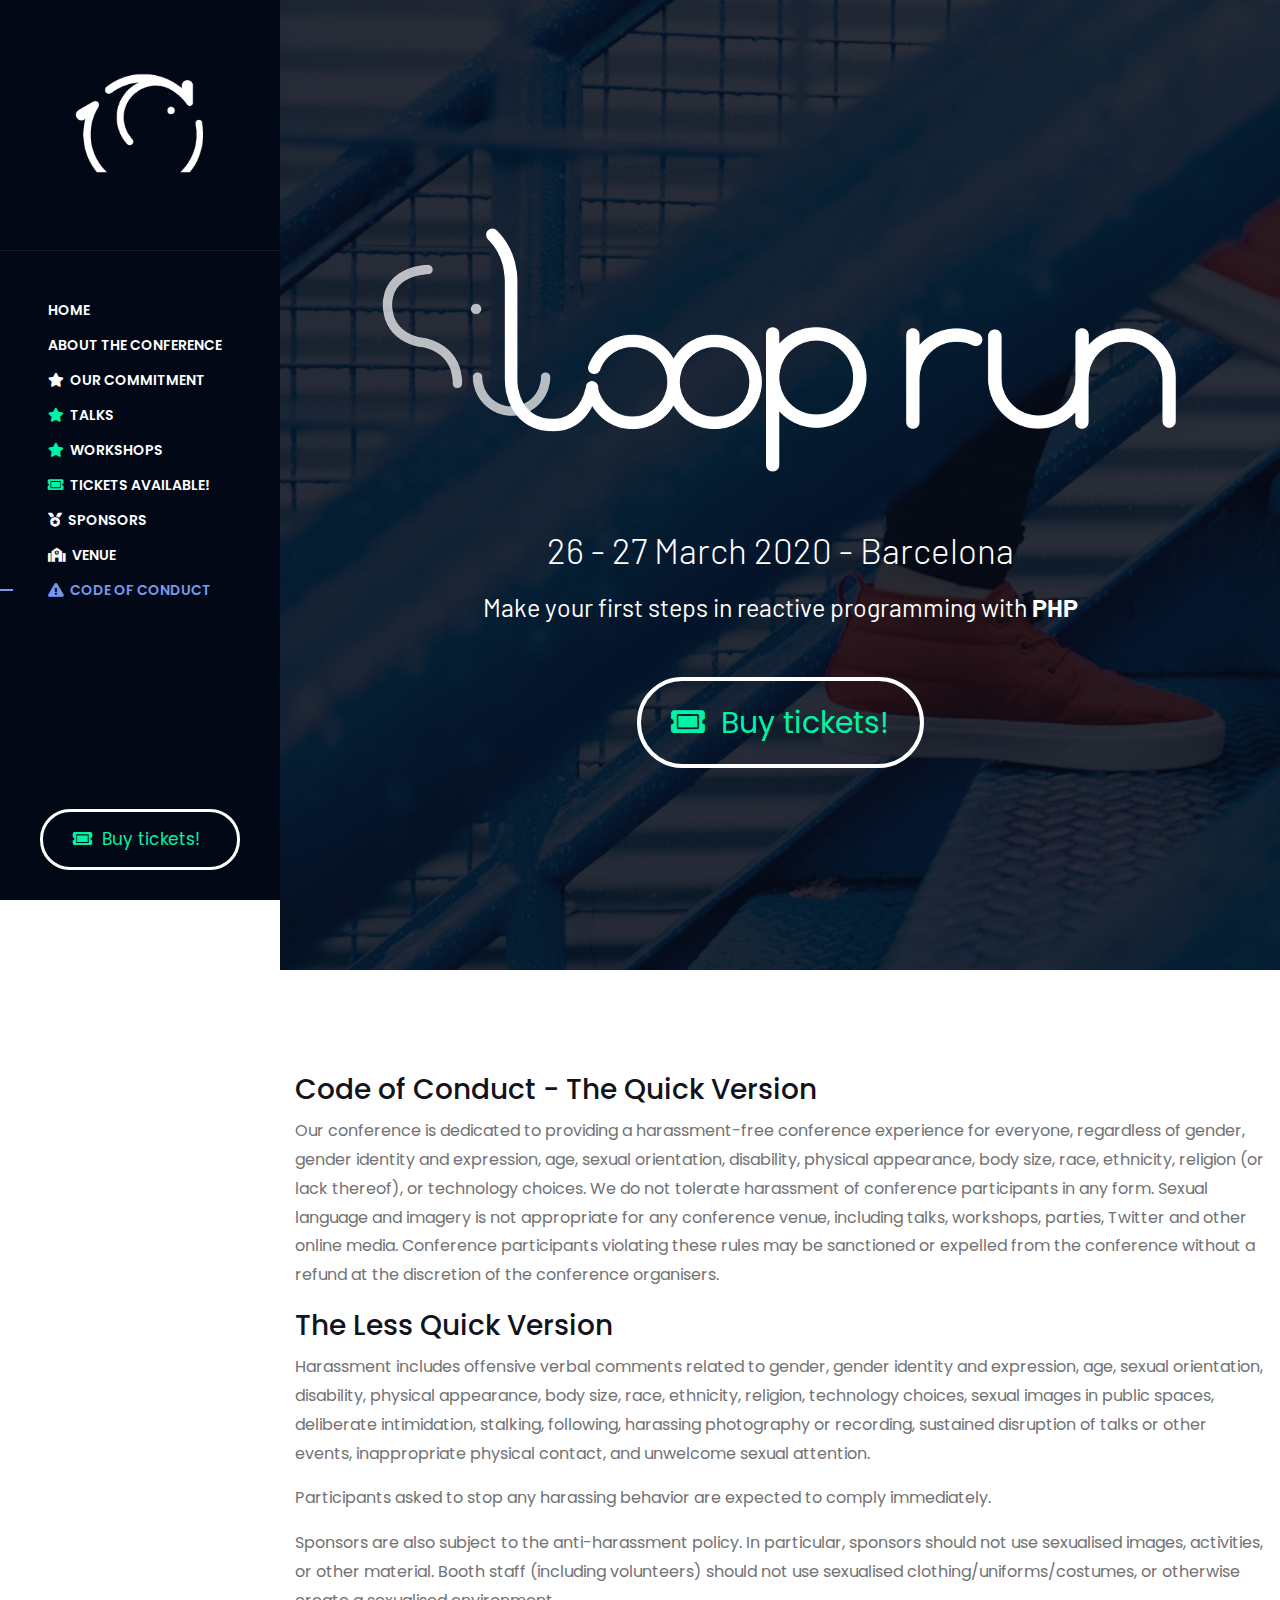
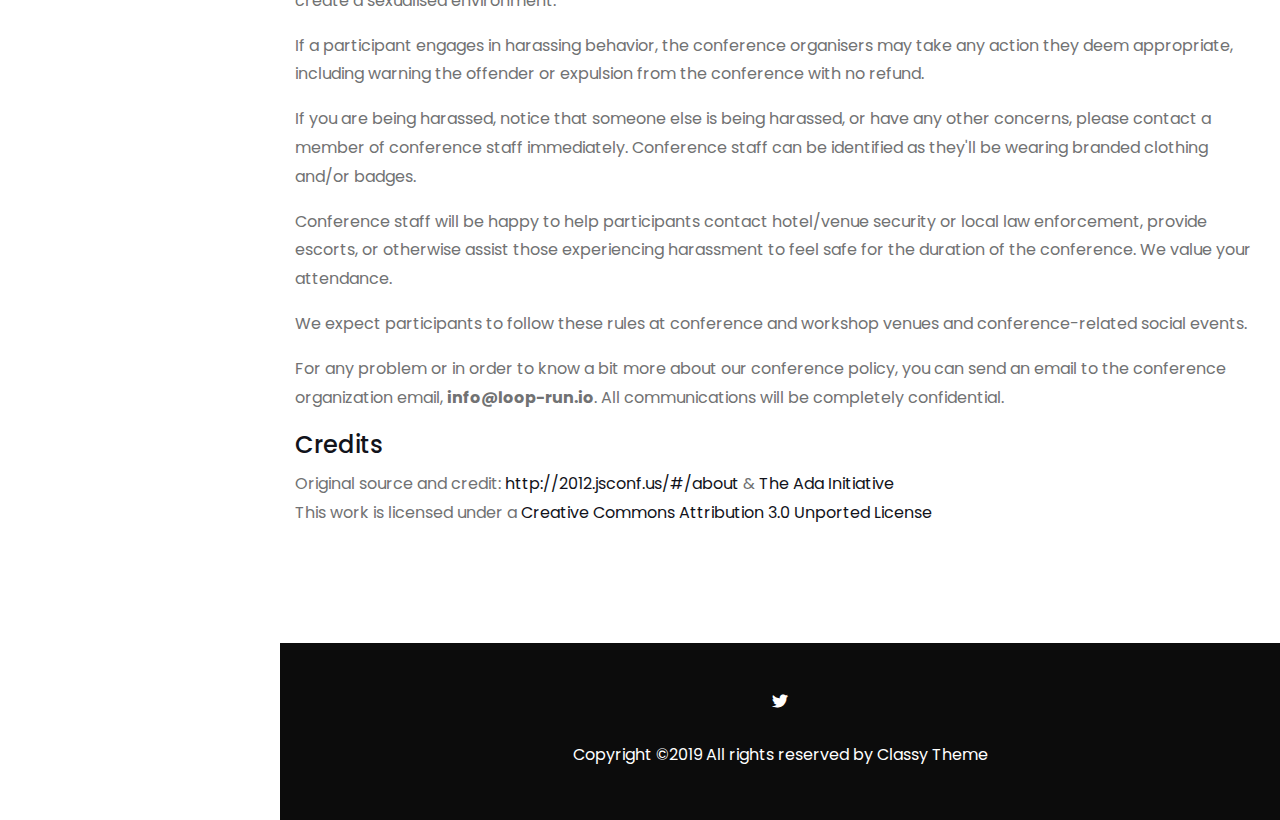
<file: code-of-conduct.html>
<!doctype html>
<html lang="en">

<head>
    <meta charset="utf-8">
    <meta name="viewport"
          content="width=device-width, initial-scale=1, shrink-to-fit=no">
    <meta name="description" content="LoopRun Barcelona 2020 is a PHP Conference about asynchronous, non-blocking and event-driven design.">
    <title>LoopRun Conference Barcelona - March 26-27, 2020</title>
    <meta http-equiv="X-UA-Compatible" content="IE=edge">
    <!-- The above 4 meta tags *must* come first in the head; any other head content must come *after* these tags -->

    <link rel="apple-touch-icon" sizes="180x180" href="/img/favicon/apple-touch-icon.png">
    <link rel="icon" type="image/png" sizes="32x32" href="/img/favicon/favicon-32x32.png">
    <link rel="icon" type="image/png" sizes="16x16" href="/img/favicon/favicon-16x16.png">
    <link rel="manifest" href="/img/favicon/site.webmanifest">
    <link rel="mask-icon" href="/img/favicon/safari-pinned-tab.svg" color="#5bbad5">
    <link rel="shortcut icon" href="/img/favicon/favicon.ico">
    <meta name="msapplication-TileColor" content="#da532c">
    <meta name="msapplication-config" content="/img/favicon/browserconfig.xml">
    <meta name="theme-color" content="#ffffff">

    <meta property="og:title" content="LoopRun Barcelona 2020" />
    <meta property="og:type" content="website" />
    <meta property="og:url" content="https://loop-run.io" />
    <meta property="og:image" content="https://loop-run.io/img/loop-run-main.png" />
    <meta property="og:description" content="LoopRun Barcelona 2020 is a PHP Conference about asynchronous, non-blocking and event-driven design." />
    <meta property="og:video" content="https://www.youtube.com/watch?v=sLxLbykSS34" />

    <!-- Main Style -->
    <link rel="stylesheet" href="style.css">
    <link rel="stylesheet" href="custom.css">
    <link rel="stylesheet"
          href="https://cdnjs.cloudflare.com/ajax/libs/font-awesome/5.10.2/css/all.min.css">
    <link href="https://fonts.googleapis.com/css?family=Barlow&display=swap"
          rel="stylesheet">

</head>

<body>
    <!-- Preloader -->
    <div id="preloader">
        <div class="loader"></div>
    </div>

    <div class="progress-container">
        <div class="progress-bar" id="scrollIndicator"></div>
    </div>

    <!-- ***** Header Area Start ***** -->
    <header class="header-area">
        <!-- Logo -->
        <a href="/" class="nav-brand"><img src="img/logo-white.png" alt=""
                                               width="70%"></a>

        <!-- Menu -->
        <div class="dornee-menu pl-5">
            <nav class="dorneenav">
                <ul id="nav">
                    <li><a href="/#home">Home</a></li>
                    <li><a href="/#about-the-conference">About the conference</a>
                    </li>
                    <li><a href="our-commitment.html"><i class="fa fa-star"></i>&nbsp;&nbsp;Our
                        commitment</a></li>
                    <li><a href="/#talks"><i class="fa fa-star green"></i>&nbsp;&nbsp;Talks</a>
                    </li>
                    <li><a href="/#workshops"><i class="fa fa-star green"></i>&nbsp;&nbsp;Workshops</a>
                    </li>
                    <li><a href="/#tickets"><i class="fa fa-ticket-alt green"></i>&nbsp;&nbsp;Tickets
                        available!</a></li>
                    <li><a href="/#sponsors"><i class="fa fa-medal"></i>&nbsp;&nbsp;Sponsors</a>
                    </li>
                    <li><a href="/#venue"><i class="fa fa-school"></i>&nbsp;&nbsp;Venue</a>
                    </li>
                    <li class="active"><a href="code-of-conduct.html"><i
                            class="fa fa-exclamation-triangle"></i>&nbsp;&nbsp;Code
                        of conduct</a></li>
                </ul>
            </nav>
        </div>

        <!-- Menu HideShow -->
        <div class="menu-hideshow">
            <div class="hamburger" id="ham">
                <span class="a"></span>
                <span class="b"></span>
            </div>
        </div>

        <!-- Contact Me -->
        <a href="/#tickets"
           class="green contact-me-btn buy-now-small-button"><i
                class="fa fa-ticket-alt"></i>&nbsp;&nbsp;Buy tickets!</a>
    </header>
    <!-- ***** Header Area End ***** -->

    <div class="page-content">

        <!-- ***** Welcome Area Start ***** -->
        <section class="welcome-area bg-overlay"
                 style="background-image: url(img/steps.jpg); background-size: cover;"
                 id="home">
            <div class="container h-100">
                <div class="row h-100 align-items-center">
                    <div class="col-12">
                        <!-- Welcome Content -->
                        <div class="welcome-content text-center wow fadeInUp"
                             data-wow-delay="300ms">
                            <img src="img/logo-long-white.png"
                                 alt="Conference logo"
                                 style="margin-bottom: 50px;"/>
                            <h5 style="font-size: 35px;" class="barlow">26 - 27
                                March 2020 - Barcelona</h5>
                            <p class="barlow mb-80"
                               style="line-height: 1; font-size: 25px;">Make your
                                first steps in reactive programming with
                                <strong>PHP</strong></p>
                            <a href="/#tickets" id="buy-now-main-button"
                               class="green"><i
                                    class="fa fa-ticket-alt"></i>&nbsp;&nbsp;Buy
                                tickets!</a>
                        </div>
                    </div>
                </div>
            </div>
        </section>
        <!-- ***** Welcome Area End ***** -->


        <!-- ***** Welcome Area Start ***** -->
        <section class="mt-100 mb-100">
            <div class="container">

                <div class="row">
                    <div class="col-12">

                        <h3>Code of Conduct - The Quick Version</h3>
                        <p>
                            Our conference is dedicated to providing a harassment-free conference experience for everyone, regardless of gender, gender identity and expression, age, sexual orientation, disability, physical appearance, body size, race, ethnicity, religion (or lack thereof), or technology choices.
                            We do not tolerate harassment of conference participants in any form. Sexual language and imagery is not appropriate for any conference venue, including talks, workshops, parties, Twitter and other online media.
                            Conference participants violating these rules may be sanctioned or expelled from the conference without a refund at the discretion of the conference organisers.
                        </p>

                        <h3>The Less Quick Version</h3>
                        <p>
                            Harassment includes offensive verbal comments related to gender, gender identity and expression, age, sexual orientation, disability, physical appearance, body size, race, ethnicity, religion, technology choices, sexual images in public spaces, deliberate intimidation, stalking, following, harassing photography or recording, sustained disruption of talks or other events, inappropriate physical contact, and unwelcome sexual attention.
                        </p>
                        <p>
                            Participants asked to stop any harassing behavior are expected to comply immediately.
                        </p>
                        <p>
                            Sponsors are also subject to the anti-harassment policy. In particular, sponsors should not use sexualised images, activities, or other material. Booth staff (including volunteers) should not use sexualised clothing/uniforms/costumes, or otherwise create a sexualised environment.
                        </p>
                        <p>
                            If a participant engages in harassing behavior, the conference organisers may take any action they deem appropriate, including warning the offender or expulsion from the conference with no refund.
                        </p>
                        <p>
                            If you are being harassed, notice that someone else is being harassed, or have any other concerns, please contact a member of conference staff immediately. Conference staff can be identified as they'll be wearing branded clothing and/or badges.
                        </p>
                        <p>
                            Conference staff will be happy to help participants contact hotel/venue security or local law enforcement, provide escorts, or otherwise assist those experiencing harassment to feel safe for the duration of the conference. We value your attendance.
                        </p>
                        <p>
                            We expect participants to follow these rules at conference and workshop venues and conference-related social events.
                        </p>
                        <p>
                            For any problem or in order to know a bit more about our conference policy, you can send an email to the conference organization email, <strong>info@loop-run.io</strong>. All communications will be completely confidential.
                        </p>

                        <h4>Credits</h4>

                        <p>Original source and credit:
                            <a href="http://2012.jsconf.us/#/about">http://2012.jsconf.us/#/about</a>
                            &amp;
                            <a href="http://geekfeminism.wikia.com/wiki/Conference_anti-harassment/Policy">The Ada Initiative</a><br>

                            This work is licensed under a
                            <a rel="license" href="http://creativecommons.org/licenses/by/3.0/deed.en_US">Creative Commons Attribution 3.0 Unported License</a>
                        </p>

                    </div>
                </div>
            </div>
        </section>



        <!-- ***** Footer Area Start ***** -->
        <footer class="footer-bottom-area section-padding-50">
            <div class="container">
                <div class="row">
                    <div class="col-12">
                        <div class="footer--content-text text-center">
                            <div class="footer-social-icon d-flex align-items-center justify-content-center">
                                <a href="https://twitter.com/loop_run" data-toggle="tooltip" data-placement="top" title="Twitter"><i class="social_twitter"></i></a>
                            </div>
                            <p>Copyright ©2019 All rights reserved by <a href="#" target="_blank">Classy Theme</a></p>
                        </div>
                    </div>
                </div>
            </div>
        </footer>
        <!-- ***** Footer Area End ***** -->
    </div>

    <!-- All JavaScript Files -->
    <script src="js/jquery.min.js"></script>
    <script src="js/popper.min.js"></script>
    <script src="js/bootstrap.min.js"></script>
    <script src="js/bundle.js"></script>
    <script src="js/default/active.js"></script>


    <!-- Global site tag (gtag.js) - Google Analytics -->
    <script async
            src="https://www.googletagmanager.com/gtag/js?id=UA-41917921-6"></script>
    <script>
        window.dataLayer = window.dataLayer || [];
        function gtag() {
            dataLayer.push(arguments);
        }
        gtag('js', new Date());
        gtag('config', 'UA-41917921-6');
    </script>

    <script id="mcjs">!function(c,h,i,m,p){m=c.createElement(h),p=c.getElementsByTagName(h)[0],m.async=1,m.src=i,p.parentNode.insertBefore(m,p)}(document,"script","https://chimpstatic.com/mcjs-connected/js/users/c11fd3061a6f0d72f6464d2f4/89113e4c09cf62b5b077e9ada.js");</script>

</body>

</html>
</file>
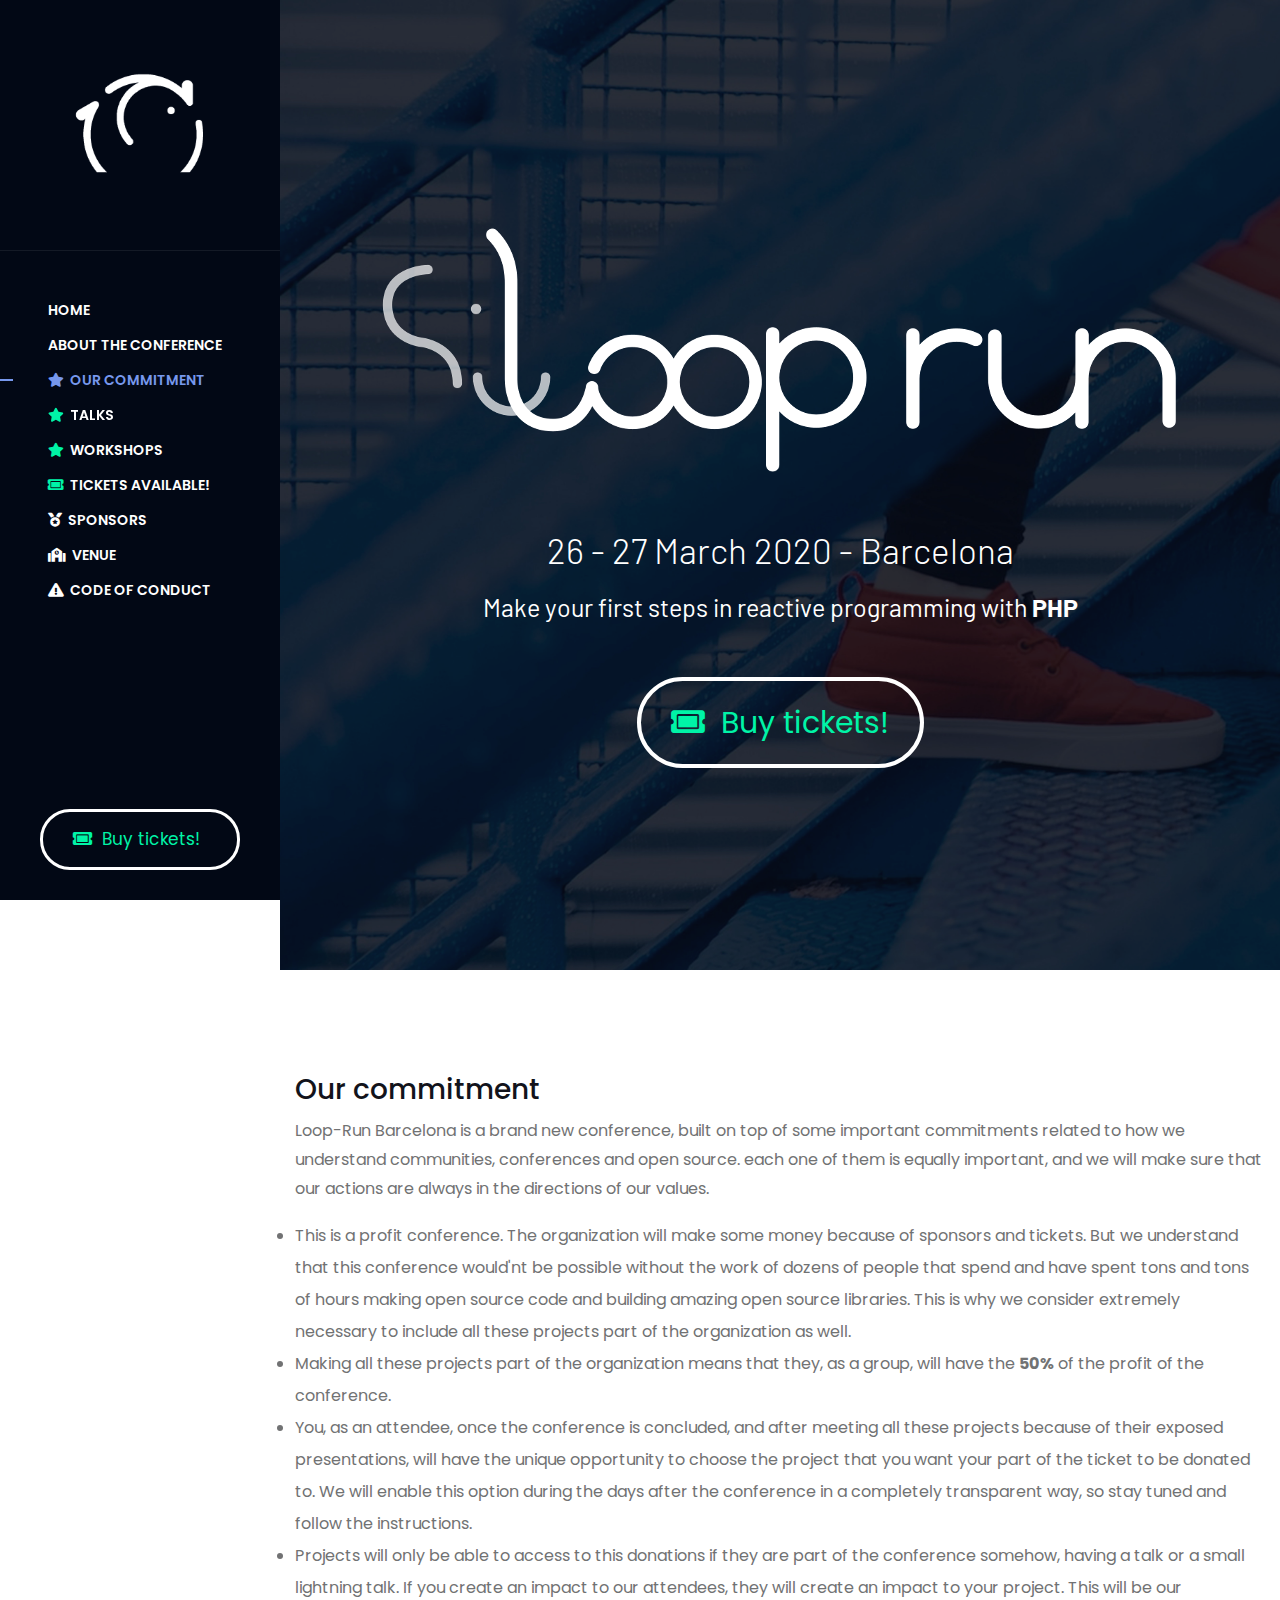
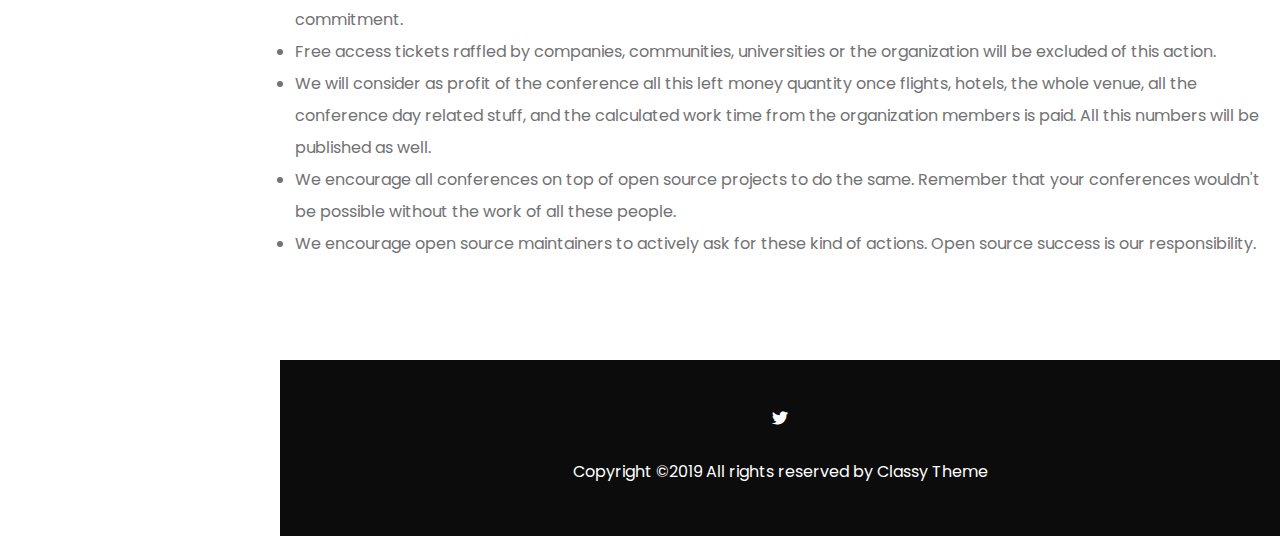
<file: our-commitment.html>
<!doctype html>
<html lang="en">

<head>
    <meta charset="utf-8">
    <meta name="viewport"
          content="width=device-width, initial-scale=1, shrink-to-fit=no">
    <meta name="description" content="LoopRun Barcelona 2020 is a PHP Conference about asynchronous, non-blocking and event-driven design.">
    <title>LoopRun Conference Barcelona - March 26-27, 2020</title>
    <meta http-equiv="X-UA-Compatible" content="IE=edge">
    <!-- The above 4 meta tags *must* come first in the head; any other head content must come *after* these tags -->

    <link rel="apple-touch-icon" sizes="180x180" href="/img/favicon/apple-touch-icon.png">
    <link rel="icon" type="image/png" sizes="32x32" href="/img/favicon/favicon-32x32.png">
    <link rel="icon" type="image/png" sizes="16x16" href="/img/favicon/favicon-16x16.png">
    <link rel="manifest" href="/img/favicon/site.webmanifest">
    <link rel="mask-icon" href="/img/favicon/safari-pinned-tab.svg" color="#5bbad5">
    <link rel="shortcut icon" href="/img/favicon/favicon.ico">
    <meta name="msapplication-TileColor" content="#da532c">
    <meta name="msapplication-config" content="/img/favicon/browserconfig.xml">
    <meta name="theme-color" content="#ffffff">

    <meta property="og:title" content="LoopRun Barcelona 2020" />
    <meta property="og:type" content="website" />
    <meta property="og:url" content="https://loop-run.io" />
    <meta property="og:image" content="https://loop-run.io/img/loop-run-main.png" />
    <meta property="og:description" content="LoopRun Barcelona 2020 is a PHP Conference about asynchronous, non-blocking and event-driven design." />
    <meta property="og:video" content="https://www.youtube.com/watch?v=sLxLbykSS34" />

    <!-- Main Style -->
    <link rel="stylesheet" href="style.css">
    <link rel="stylesheet" href="custom.css">
    <link rel="stylesheet"
          href="https://cdnjs.cloudflare.com/ajax/libs/font-awesome/5.10.2/css/all.min.css">
    <link href="https://fonts.googleapis.com/css?family=Barlow&display=swap"
          rel="stylesheet">

</head>

<body>
    <!-- Preloader -->
    <div id="preloader">
        <div class="loader"></div>
    </div>

    <div class="progress-container">
        <div class="progress-bar" id="scrollIndicator"></div>
    </div>

    <!-- ***** Header Area Start ***** -->
    <header class="header-area">
        <!-- Logo -->
        <a href="/" class="nav-brand"><img src="img/logo-white.png" alt=""
                                               width="70%"></a>

        <!-- Menu -->
        <div class="dornee-menu pl-5">
            <nav class="dorneenav">
                <ul id="nav">
                    <li><a href="/#home">Home</a></li>
                    <li><a href="/#about-the-conference">About the conference</a>
                    </li>
                    <li class="active"><a href="our-commitment.html"><i class="fa fa-star"></i>&nbsp;&nbsp;Our
                        commitment</a></li>
                    <li><a href="/#talks"><i class="fa fa-star green"></i>&nbsp;&nbsp;Talks</a>
                    </li>
                    <li><a href="/#workshops"><i class="fa fa-star green"></i>&nbsp;&nbsp;Workshops</a>
                    </li>
                    <li><a href="/#tickets"><i class="fa fa-ticket-alt green"></i>&nbsp;&nbsp;Tickets
                        available!</a></li>
                    <li><a href="/#sponsors"><i class="fa fa-medal"></i>&nbsp;&nbsp;Sponsors</a>
                    </li>
                    <li><a href="/#venue"><i class="fa fa-school"></i>&nbsp;&nbsp;Venue</a>
                    </li>
                    <li><a href="code-of-conduct.html"><i
                            class="fa fa-exclamation-triangle"></i>&nbsp;&nbsp;Code
                        of conduct</a></li>
                </ul>
            </nav>
        </div>

        <!-- Menu HideShow -->
        <div class="menu-hideshow">
            <div class="hamburger" id="ham">
                <span class="a"></span>
                <span class="b"></span>
            </div>
        </div>

        <!-- Contact Me -->
        <a href="/#tickets"
           class="green contact-me-btn buy-now-small-button"><i
                class="fa fa-ticket-alt"></i>&nbsp;&nbsp;Buy tickets!</a>
    </header>
    <!-- ***** Header Area End ***** -->

    <div class="page-content">

        <!-- ***** Welcome Area Start ***** -->
        <section class="welcome-area bg-overlay"
                 style="background-image: url(img/steps.jpg); background-size: cover;"
                 id="home">
            <div class="container h-100">
                <div class="row h-100 align-items-center">
                    <div class="col-12">
                        <!-- Welcome Content -->
                        <div class="welcome-content text-center wow fadeInUp"
                             data-wow-delay="300ms">
                            <img src="img/logo-long-white.png"
                                 alt="Conference logo"
                                 style="margin-bottom: 50px;"/>
                            <h5 style="font-size: 35px;" class="barlow">26 - 27
                                March 2020 - Barcelona</h5>
                            <p class="barlow mb-80"
                               style="line-height: 1; font-size: 25px;">Make your
                                first steps in reactive programming with
                                <strong>PHP</strong></p>
                            <a href="/#tickets" id="buy-now-main-button"
                               class="green"><i
                                    class="fa fa-ticket-alt"></i>&nbsp;&nbsp;Buy
                                tickets!</a>
                        </div>
                    </div>
                </div>
            </div>
        </section>
        <!-- ***** Welcome Area End ***** -->

        <!-- ***** Welcome Area Start ***** -->
        <section class="mt-100 mb-100" id="our-commitment">
            <div class="container">
                <div class="row">
                    <div class="col-12">
                        <h3>Our commitment</h3>
                        <p>
                            Loop-Run Barcelona is a brand new conference, built on top of some important commitments related to how we understand communities, conferences and open source. each one of them is equally important, and
                            we will make sure that our actions are always in the directions of our values.
                        </p>
                        <ul>
                            <li>This is a profit conference. The organization will make some money because of sponsors and tickets. But we understand that this conference would'nt be possible without the work of dozens of people that spend and have spent tons and tons of hours making open source code
                                and building amazing open source libraries. This is why we consider extremely necessary to include all these projects part of the organization as well.
                            </li>
                            <li>Making all these projects part of the organization means that they, as a group, will have the <strong>50%</strong> of the profit of the conference.</li>
                            <li>You, as an attendee, once the conference is concluded, and after meeting all these projects because of their exposed presentations, will have the unique opportunity to choose the project that you want your part of the ticket to be donated to. We will enable this option during the
                                days after the conference in a completely transparent way, so stay tuned and follow the instructions.
                            </li>
                            <li>Projects will only be able to access to this donations if they are part of the conference somehow, having a talk or a small lightning talk. If you create an impact to our attendees, they will create an impact to your project. This will be our commitment.</li>
                            <li>Free access tickets raffled by companies, communities, universities or the organization will be excluded of this action.</li>
                            <li>We will consider as profit of the conference all this left money quantity once flights, hotels, the whole venue, all the conference day related stuff, and the calculated work time from the organization members is paid. All this numbers will be published as well.</li>
                            <li>We encourage all conferences on top of open source projects to do the same. Remember that your conferences wouldn't be possible without the work of all these people.</li>
                            <li>We encourage open source maintainers to actively ask for these kind of actions. Open source success is our responsibility.</li>
                        </ul>

                    </div>
                </div>
            </div>
        </section>



        <!-- ***** Footer Area Start ***** -->
        <footer class="footer-bottom-area section-padding-50">
            <div class="container">
                <div class="row">
                    <div class="col-12">
                        <div class="footer--content-text text-center">
                            <div class="footer-social-icon d-flex align-items-center justify-content-center">
                                <a href="https://twitter.com/loop_run" data-toggle="tooltip" data-placement="top" title="Twitter"><i class="social_twitter"></i></a>
                            </div>
                            <p>Copyright ©2019 All rights reserved by <a href="#" target="_blank">Classy Theme</a></p>
                        </div>
                    </div>
                </div>
            </div>
        </footer>
        <!-- ***** Footer Area End ***** -->
    </div>

    <!-- All JavaScript Files -->
    <script src="js/jquery.min.js"></script>
    <script src="js/popper.min.js"></script>
    <script src="js/bootstrap.min.js"></script>
    <script src="js/bundle.js"></script>
    <script src="js/default/active.js"></script>


    <!-- Global site tag (gtag.js) - Google Analytics -->
    <script async
            src="https://www.googletagmanager.com/gtag/js?id=UA-41917921-6"></script>
    <script>
        window.dataLayer = window.dataLayer || [];
        function gtag() {
            dataLayer.push(arguments);
        }
        gtag('js', new Date());
        gtag('config', 'UA-41917921-6');
    </script>

    <script id="mcjs">!function(c,h,i,m,p){m=c.createElement(h),p=c.getElementsByTagName(h)[0],m.async=1,m.src=i,p.parentNode.insertBefore(m,p)}(document,"script","https://chimpstatic.com/mcjs-connected/js/users/c11fd3061a6f0d72f6464d2f4/89113e4c09cf62b5b077e9ada.js");</script>

</body>

</html>
</file>
<file: style.css>
/* ----------------------------------------------------------
[Master Stylesheet]

Template Name: Dornee - Personal Portfolio & Resume Template
Template Author: Classy Theme
Template Author URL: https://themeforest.net/user/classy-theme
Version: 1.0.0

[Table of Contents]
    
    * Google Fonts
    * Include Third Party CSS Library
        + Bootstrap CSS
        + Animate CSS
        + Owl Carousel CSS
        + Magnific Popup CSS
        + Animated Headline CSS
        + Font Awesome CSS
        + Elegant Icon CSS
    * Template Mixins
        + Flex
        + Miscellaneous
    * Template Responsive
    * Template Variables
    * Core Styles
        + Reboot CSS
        + Shortcodes CSS
    * Components
            + Preloader
            + Header
            + Hero
            + Service
            + Video
            + Counter
            + Skill
            + Dragula
            + Barfiller
            + Portfolio
            + Client
            + Contact
            + Footer
            + Blog
            + Experience
            + Education
            + Demo

# [font-family]
'Poppins', sans-serif;
---------------------------------------------------------- */
/* Import Fonts & All CSS Files */
@import url("https://fonts.googleapis.com/css?family=Poppins:100,200,300,400,500,600,700,800,900&display=swap");
@import url(css/bootstrap.min.css);
@import url(css/animate.css);
@import url(css/owl.carousel.min.css);
@import url(css/magnific-popup.css);
@import url(css/jquery.animatedheadline.css);
@import url(css/font-awesome.min.css);
@import url(css/style.css);
/* Reboot CSS */
* {
  margin: 0;
  padding: 0; }

body,
html {
  font-family: "Poppins", sans-serif;
  font-size: 16px; }

h1,
h2,
h3,
h4,
h5,
h6 {
  line-height: 1.4;
  font-weight: 500;
  font-family: "Poppins", sans-serif;
  color: #12131b; }

p {
  color: #717273;
  line-height: 1.8;
  font-weight: 400;
  font-size: 16px; }
  @media only screen and (max-width: 767px) {
    p {
      font-size: 14px; } }

a,
a:hover,
a:focus {
  font-family: "Poppins", sans-serif;
  -webkit-transition-duration: 500ms;
  -o-transition-duration: 500ms;
  transition-duration: 500ms;
  text-decoration: none;
  outline: 0 solid transparent;
  font-weight: 400;
  box-shadow: none;
  color: #12131b; }

ul,
ol {
  margin: 0; }
  ul li,
  ol li {
    list-style: none;
    text-decoration: none; }
    ul li:hover, ul li:focus,
    ol li:hover,
    ol li:focus {
      list-style: none;
      text-decoration: none; }

img {
  max-width: 100%;
  height: auto; }

/* ----- Spacing ----- */
.mt-15 {
  margin-top: 15px !important; }

.mt-30 {
  margin-top: 30px !important; }

.mt-20 {
  margin-top: 20px !important; }

.mt-50 {
  margin-top: 50px !important; }

.mt-70 {
  margin-top: 70px !important; }

.mt-100 {
  margin-top: 100px !important; }

.mt-150 {
  margin-top: 150px !important; }

.mt-200 {
  margin-top: 200px !important; }

.mt-250 {
  margin-top: 250px !important; }

.mt-300 {
  margin-top: 300px !important; }

.mb-5 {
  margin-bottom: 5px !important; }

.mb-10 {
  margin-bottom: 10px !important; }

.mb-15 {
  margin-bottom: 15px !important; }

.mb-30 {
  margin-bottom: 30px !important; }

.mb-50 {
  margin-bottom: 50px !important; }

.mb-70 {
  margin-bottom: 70px !important; }

.mb-100 {
  margin-bottom: 100px !important; }

.mb-150 {
  margin-bottom: 150px !important; }

.mb-200 {
  margin-bottom: 200px !important; }

.mb-250 {
  margin-bottom: 250px !important; }

.mb-300 {
  margin-bottom: 300px !important; }

.ml-0 {
  margin-left: 0 !important; }

.ml-15 {
  margin-left: 15px !important; }

.ml-30 {
  margin-left: 30px !important; }

.ml-50 {
  margin-left: 50px !important; }

.mr-10 {
  margin-right: 10px !important; }

.mr-15 {
  margin-right: 15px !important; }

.mr-30 {
  margin-right: 30px !important; }

.mr-50 {
  margin-right: 50px !important; }

.mb-50 {
  margin-bottom: 50px !important; }

.mb-80 {
  margin-bottom: 80px !important; }

/* ----- Height ----- */
.height-400 {
  height: 400px !important; }

.height-500 {
  height: 500px !important; }

.height-600 {
  height: 600px !important; }

.height-700 {
  height: 700px !important; }

.height-800 {
  height: 800px !important; }

/* Section Padding */
.section-padding-50 {
  padding-top: 50px;
  padding-bottom: 50px; }

.section-padding-100-50 {
  padding-top: 100px;
  padding-bottom: 50px; }

.section-padding-100-200 {
  padding-top: 100px;
  padding-bottom: 200px; }

.section-padding-200 {
  padding-top: 200px;
  padding-bottom: 200px; }

.section-padding-100-0 {
  padding-top: 100px;
  padding-bottom: 0; }

.section-padding-50-0 {
  padding-top: 50px;
  padding-bottom: 0; }

.section-padding-50-0 {
  padding-top: 50px;
  padding-bottom: 0; }

.section-padding-100 {
  padding-top: 100px;
  padding-bottom: 100px; }

.section-padding-0-100 {
  padding-top: 0;
  padding-bottom: 100px; }

.section-padding-100-70 {
  padding-top: 100px;
  padding-bottom: 70px; }

.section-padding-80 {
  padding-top: 80px;
  padding-bottom: 80px; }

.section-padding-80-50 {
  padding-top: 80px;
  padding-bottom: 50px; }

.section-padding-80-0 {
  padding-top: 80px;
  padding-bottom: 0; }

.section-padding-0-80 {
  padding-top: 0;
  padding-bottom: 80px; }

#scrollUp {
  bottom: 30px;
  font-size: 24px;
  right: 30px;
  width: 40px;
  height: 40px;
  line-height: 42px;
  color: #ffffff;
  text-align: center;
  -webkit-box-shadow: 0 2px 2px 0 rgba(0, 0, 0, 0.15);
  box-shadow: 0 2px 2px 0 rgba(0, 0, 0, 0.15);
  -webkit-transition-duration: 500ms;
  -o-transition-duration: 500ms;
  transition-duration: 500ms;
  border-radius: 0;
  background-color: #37b758; }
  #scrollUp:hover, #scrollUp:focus {
    background-color: #0c0c0c; }
  @media only screen and (max-width: 767px) {
    #scrollUp {
      bottom: 0;
      right: 30px; } }

.jarallax {
  position: relative;
  z-index: 0; }
  .jarallax > .jarallax-img {
    position: absolute;
    object-fit: cover;
    font-family: 'object-fit: cover;';
    top: 0;
    left: 0;
    width: 100%;
    height: 100%;
    z-index: -1; }

.modal-content {
  border: none; }

.modal-dialog {
  max-width: 50%;
  margin: 85px auto; }
  @media only screen and (min-width: 992px) and (max-width: 1199px) {
    .modal-dialog {
      max-width: 800px; } }
  @media only screen and (min-width: 768px) and (max-width: 991px) {
    .modal-dialog {
      max-width: 700px; } }
  @media only screen and (max-width: 767px) {
    .modal-dialog {
      max-width: 300px; } }
  @media only screen and (min-width: 480px) and (max-width: 767px) {
    .modal-dialog {
      max-width: 470px; } }
  @media only screen and (min-width: 576px) and (max-width: 767px) {
    .modal-dialog {
      max-width: 560px; } }
  .modal-dialog .modal-body {
    padding: 2rem;
    -webkit-box-shadow: 0 10px 55px 5px rgba(137, 173, 255, 0.35);
    box-shadow: 0 10px 55px 5px rgba(137, 173, 255, 0.35); }
    .modal-dialog .modal-body button.close {
      padding: 0;
      width: 30px;
      height: 30px;
      border: 2px solid #ebebeb;
      border-radius: 50%;
      line-height: 26px !important;
      z-index: 100;
      position: absolute;
      top: 20px;
      right: 20px;
      font-size: 12px; }

.modal-open .modal {
  background-color: #ffffff; }

.modal-backdrop.show {
  display: none !important; }

input:required,
textarea:required {
  box-shadow: none !important; }

input:invalid,
textarea:invalid {
  box-shadow: none !important; }

.ah-headline.clip .ah-words-wrapper::after {
  display: none; }

.page-content {
  position: relative;
  z-index: 1;
  margin-left: 280px; }
  @media only screen and (min-width: 992px) and (max-width: 1199px) {
    .page-content {
      margin-left: 0; } }
  @media only screen and (min-width: 768px) and (max-width: 991px) {
    .page-content {
      margin-left: 0; } }
  @media only screen and (max-width: 767px) {
    .page-content {
      margin-left: 0; } }

.progress-container {
  position: fixed;
  z-index: 898989898989;
  width: 100%;
  height: 3px;
  background: transparent;
  top: 0; }
  @media only screen and (min-width: 992px) and (max-width: 1199px) {
    .progress-container {
      top: 70px; } }
  @media only screen and (min-width: 768px) and (max-width: 991px) {
    .progress-container {
      top: 70px; } }
  @media only screen and (max-width: 767px) {
    .progress-container {
      top: 70px; } }
  .progress-container .progress-bar {
    height: 3px;
    background: #37b758;
    width: 0%; }

/* Shortcodes CSS */
.h-100vh {
  height: 100vh !important; }

.dornee-btn {
  display: inline-block;
  min-width: 150px;
  height: 52px;
  color: #ffffff;
  border: none;
  border-radius: 0;
  padding: 0 20px;
  font-size: 14px;
  line-height: 53px;
  background-color: #37b758;
  font-weight: 500;
  text-transform: uppercase; }
  @media only screen and (max-width: 767px) {
    .dornee-btn {
      min-width: 130px;
      height: 40px;
      line-height: 40px;
      font-size: 13px; } }
  .dornee-btn:hover, .dornee-btn:focus {
    background-color: #182C61;
    color: #ffffff;
    font-weight: 500; }

.bg-img {
  background-size: cover;
  background-position: center center;
  background-repeat: no-repeat; }

.bg-fixed {
  background-attachment: fixed; }

.bg-overlay {
  position: relative;
  z-index: 1; }
  .bg-overlay::after {
    position: absolute;
    content: "";
    background-color: #182C61;
    opacity: 0.5;
    top: 0;
    left: 0;
    height: 100%;
    width: 100%;
    z-index: -1; }

.bg-gray {
  background-color: #f2f4f8; }

.about-us-area {
  position: relative;
  z-index: 1; }

.section-title {
  position: relative;
  z-index: 9;
  border: 3px solid #ebebeb;
  display: block;
  padding: 5px 20px;
  width: 480px;
  text-align: center;
  margin: 0 auto 70px; }
  @media only screen and (max-width: 767px) {
    .section-title {
      width: auto; } }
  .section-title h6 {
    position: absolute;
    margin-bottom: 0;
    text-transform: uppercase;
    font-size: 2.5rem;
    color: #182C61;
    opacity: 0.075;
    width: 100%;
    letter-spacing: 3px;
    top: 50%;
    left: 50%;
    transform: translate(-50%, -50%);
    z-index: -5; }
    @media only screen and (max-width: 767px) {
      .section-title h6 {
        font-size: 1.4rem; } }
  .section-title h2 {
    text-transform: uppercase;
    margin-bottom: 0;
    font-size: 2.5rem;
    color: #182C61; }
    @media only screen and (max-width: 767px) {
      .section-title h2 {
        font-size: 1.4rem; } }
  .section-title.white h2 {
    color: #ffffff; }

/* Preloader CSS */
#preloader {
  position: fixed;
  width: 100%;
  height: 100%;
  z-index: 9999999;
  top: 0;
  left: 0;
  background-color: #f2f4f8;
  display: -webkit-box;
  display: -ms-flexbox;
  display: flex;
  -webkit-box-align: center;
  -ms-flex-align: center;
  align-items: center;
  -webkit-box-pack: center;
  -ms-flex-pack: center;
  justify-content: center;
  overflow: hidden; }

.loader,
.loader:before,
.loader:after {
  border-radius: 50%;
  width: 2.5em;
  height: 2.5em;
  -webkit-animation-fill-mode: both;
  animation-fill-mode: both;
  -webkit-animation: load7 1.8s infinite ease-in-out;
  animation: load7 1.8s infinite ease-in-out; }

.loader {
  color: #37b758;
  font-size: 6px;
  position: relative;
  -webkit-transform: translateZ(0);
  -ms-transform: translateZ(0);
  transform: translateZ(0);
  -webkit-animation-delay: -0.16s;
  animation-delay: -0.16s; }

.loader:before,
.loader:after {
  content: '';
  position: absolute;
  top: 0; }

.loader:before {
  left: -3.5em;
  -webkit-animation-delay: -0.32s;
  animation-delay: -0.32s; }

.loader:after {
  left: 3.5em; }

@-webkit-keyframes load7 {
  0%,
  80%,
  100% {
    -webkit-box-shadow: 0 2.5em 0 -1.3em;
    box-shadow: 0 2.5em 0 -1.3em; }
  40% {
    -webkit-box-shadow: 0 2.5em 0 0;
    box-shadow: 0 2.5em 0 0; } }

@keyframes load7 {
  0%,
  80%,
  100% {
    -webkit-box-shadow: 0 2.5em 0 -1.3em;
    box-shadow: 0 2.5em 0 -1.3em; }
  40% {
    -webkit-box-shadow: 0 2.5em 0 0;
    box-shadow: 0 2.5em 0 0; } }

/* Header CSS */
.header-area {
  position: fixed;
  z-index: 9999;
  width: 280px;
  min-height: 100vh;
  height: 100%;
  top: 0;
  left: 0;
  -webkit-transition-duration: 500ms;
  -o-transition-duration: 500ms;
  transition-duration: 500ms;
  background-color: #020815;
  display: -webkit-box;
  display: -ms-flexbox;
  display: flex;
  -webkit-box-align: center;
  -ms-flex-align: center;
  align-items: center; }
  @media only screen and (min-width: 992px) and (max-width: 1199px) {
    .header-area {
      left: 0;
      width: 100%;
      height: 95px;
      min-height: 70px;
      -webkit-box-pack: justify;
      -ms-flex-pack: justify;
      justify-content: space-between;
      padding: 0 30px; } }
  @media only screen and (min-width: 768px) and (max-width: 991px) {
    .header-area {
      left: 0;
      width: 100%;
      height: 95px;
      min-height: 70px;
      -webkit-box-pack: justify;
      -ms-flex-pack: justify;
      justify-content: space-between;
      padding: 0 30px; } }
  @media only screen and (max-width: 767px) {
    .header-area {
      left: 0;
      width: 100%;
      height: 95px;
      min-height: 70px;
      -webkit-box-pack: justify;
      -ms-flex-pack: justify;
      justify-content: space-between;
      padding: 0 30px; } }
  .header-area .nav-brand {
    position: absolute;
    z-index: 1000;
    width: 280px;
    top: 0;
    left: 0;
    padding: 50px 15px;
    text-align: center;
    border-bottom: 1px solid rgba(255, 255, 255, 0.075); }
    .header-area .nav-brand img {
      max-width: 150px;
      margin: 0 auto; }
    @media only screen and (min-width: 992px) and (max-width: 1199px) {
      .header-area .nav-brand {
        position: relative;
        width: auto;
        z-index: 1;
        padding: 0;
        border-bottom: none; }
        .header-area .nav-brand img {
          max-width: 100px; } }
    @media only screen and (min-width: 768px) and (max-width: 991px) {
      .header-area .nav-brand {
        position: relative;
        width: auto;
        z-index: 1;
        padding: 0;
        border-bottom: none; }
        .header-area .nav-brand img {
          max-width: 100px; } }
    @media only screen and (max-width: 767px) {
      .header-area .nav-brand {
        position: relative;
        width: auto;
        z-index: 1;
        padding: 0;
        border-bottom: none; }
        .header-area .nav-brand img {
          max-width: 100px; } }
  .header-area .contact-me-btn {
    position: absolute;
    z-index: 1000;
    bottom: 30px;
    left: 50%;
    -webkit-transform: translateX(-50%);
    -ms-transform: translateX(-50%);
    transform: translateX(-50%); }
    @media only screen and (min-width: 992px) and (max-width: 1199px) {
      .header-area .contact-me-btn {
        display: none; } }
    @media only screen and (min-width: 768px) and (max-width: 991px) {
      .header-area .contact-me-btn {
        display: none; } }
    @media only screen and (max-width: 767px) {
      .header-area .contact-me-btn {
        display: none; } }
  .header-area.active {
    left: 0; }

.dorneenav li a {
  position: relative;
  z-index: 1;
  color: #ffffff;
  font-size: 14px;
  font-weight: 600;
  text-transform: uppercase;
  display: block;
  padding: 7px 0; }
  @media only screen and (max-width: 767px) {
    .dorneenav li a {
      padding: 3px 0; } }
  .dorneenav li a::before {
    -webkit-transition-duration: 1000ms;
    -o-transition-duration: 1000ms;
    transition-duration: 1000ms;
    position: absolute;
    content: '';
    width: 0;
    height: 2px;
    background-color: #37b758;
    right: 120%;
    top: 50%;
    margin-top: -1px; }
  .dorneenav li a:hover {
    color: #37b758; }
    .dorneenav li a:hover::before {
      width: 100px; }

.dorneenav li.active a {
  color: #37b758; }
  .dorneenav li.active a::before {
    width: 100px; }

@media only screen and (min-width: 992px) and (max-width: 1199px) {
  .dornee-menu {
    -webkit-transition-duration: 500ms;
    -o-transition-duration: 500ms;
    transition-duration: 500ms;
    position: fixed;
    z-index: 100000;
    width: 240px;
    height: 100%;
    background-color: #020815;
    top: 0;
    left: -300px;
    display: -webkit-box;
    display: -ms-flexbox;
    display: flex;
    -webkit-box-align: center;
    -ms-flex-align: center;
    align-items: center; }
    .dornee-menu.active {
      left: 0; } }

@media only screen and (min-width: 768px) and (max-width: 991px) {
  .dornee-menu {
    -webkit-transition-duration: 500ms;
    -o-transition-duration: 500ms;
    transition-duration: 500ms;
    position: fixed;
    z-index: 100000;
    width: 240px;
    height: 100%;
    background-color: #020815;
    top: 0;
    left: -300px;
    display: -webkit-box;
    display: -ms-flexbox;
    display: flex;
    -webkit-box-align: center;
    -ms-flex-align: center;
    align-items: center; }
    .dornee-menu.active {
      left: 0; } }

@media only screen and (max-width: 767px) {
  .dornee-menu {
    -webkit-transition-duration: 500ms;
    -o-transition-duration: 500ms;
    transition-duration: 500ms;
    position: fixed;
    z-index: 100000;
    width: 240px;
    height: 100%;
    background-color: #020815;
    top: 0;
    left: -300px;
    display: -webkit-box;
    display: -ms-flexbox;
    display: flex;
    -webkit-box-align: center;
    -ms-flex-align: center;
    align-items: center; }
    .dornee-menu.active {
      left: 0; } }

.menu-hideshow {
  position: relative;
  z-index: 1;
  display: none;
  cursor: pointer; }
  @media only screen and (min-width: 992px) and (max-width: 1199px) {
    .menu-hideshow {
      display: block; } }
  @media only screen and (min-width: 768px) and (max-width: 991px) {
    .menu-hideshow {
      display: block; } }
  @media only screen and (max-width: 767px) {
    .menu-hideshow {
      display: block; } }
  .menu-hideshow .hamburger {
    width: 40px;
    height: 40px;
    background-color: #37b758;
    position: relative;
    cursor: pointer;
    -webkit-transition: all 0.5s ease;
    -o-transition: all 0.5s ease;
    transition: all 0.5s ease; }
  .menu-hideshow .hamburger::after {
    content: '';
    width: 50%;
    height: 2px;
    background-color: #182C61;
    position: absolute;
    top: 50%;
    left: 50%;
    -webkit-transform: translate(-50%, -50%);
    -ms-transform: translate(-50%, -50%);
    transform: translate(-50%, -50%);
    z-index: 1;
    -webkit-transition: all 0.5s ease;
    -o-transition: all 0.5s ease;
    transition: all 0.5s ease; }
  .menu-hideshow .hamburger.active::after {
    width: 100%;
    height: 100%;
    background-color: #182C61;
    position: absolute; }
  .menu-hideshow .active.a {
    background-color: #ffffff;
    z-index: 10; }
  .menu-hideshow .hamburger .a {
    position: absolute;
    width: 50%;
    height: 2px;
    background-color: #182C61;
    top: 34%;
    left: 50%;
    -webkit-transform: translate(-50%, -50%);
    -ms-transform: translate(-50%, -50%);
    transform: translate(-50%, -50%);
    z-index: 10;
    -webkit-transition: all 0.25s ease-in-out;
    -o-transition: all 0.25s ease-in-out;
    transition: all 0.25s ease-in-out; }
  .menu-hideshow .hamburger .b {
    position: absolute;
    width: 50%;
    height: 2px;
    background-color: #182C61;
    bottom: 30%;
    left: 50%;
    -webkit-transform: translate(-50%, -50%);
    -ms-transform: translate(-50%, -50%);
    transform: translate(-50%, -50%);
    z-index: 10;
    -webkit-transition: all 0.25s ease-in-out;
    -o-transition: all 0.25s ease-in-out;
    transition: all 0.25s ease-in-out; }
  .menu-hideshow .hamburger.active .a {
    top: 45%;
    left: 50%;
    width: 60%;
    background-color: #ffffff;
    -webkit-transform: translate(-50%, -50%) rotate(135deg);
    -ms-transform: translate(-50%, -50%) rotate(135deg);
    transform: translate(-50%, -50%) rotate(135deg); }
  .menu-hideshow .hamburger.active .b {
    bottom: 50%;
    left: 50%;
    width: 60%;
    background-color: #ffffff;
    -webkit-transform: translate(-50%, -50%) rotate(225deg);
    -ms-transform: translate(-50%, -50%) rotate(225deg);
    transform: translate(-50%, -50%) rotate(225deg); }

/* Hero CSS */
.welcome-area {
  position: relative;
  z-index: 2;
  overflow: hidden;
  height: 970px; }
  .welcome-area .welcome-bg-img {
    position: absolute;
    width: 100%;
    height: 100%;
    top: 0;
    left: 0;
    z-index: -1; }
  @media only screen and (min-width: 992px) and (max-width: 1199px) {
    .welcome-area {
      height: 900px; } }
  @media only screen and (min-width: 768px) and (max-width: 991px) {
    .welcome-area {
      height: 900px; } }
  @media only screen and (max-width: 767px) {
    .welcome-area {
      height: 800px; } }
  @media only screen and (min-width: 576px) and (max-width: 767px) {
    .welcome-area {
      height: 900px; } }
  .welcome-area .welcome-content {
    position: relative;
    z-index: 1; }
    .welcome-area .welcome-content h5 {
      color: #ffffff;
      display: block;
      margin-bottom: 20px;
      font-weight: 300; }
    .welcome-area .welcome-content h2 {
      position: relative;
      z-index: 1;
      color: #ffffff;
      font-size: 72px;
      margin-bottom: 1rem;
      text-transform: capitalize;
      display: inline-block;
      line-height: 1; }
      @media only screen and (min-width: 992px) and (max-width: 1199px) {
        .welcome-area .welcome-content h2 {
          font-size: 56px; } }
      @media only screen and (min-width: 768px) and (max-width: 991px) {
        .welcome-area .welcome-content h2 {
          font-size: 48px; } }
      @media only screen and (max-width: 767px) {
        .welcome-area .welcome-content h2 {
          font-size: 28px; } }
      @media only screen and (min-width: 576px) and (max-width: 767px) {
        .welcome-area .welcome-content h2 {
          font-size: 36px; } }
      .welcome-area .welcome-content h2::after {
        position: absolute;
        content: '';
        width: 100px;
        height: 3px;
        background-color: #ffffff;
        top: 50%;
        right: -130px;
        z-index: 1; }
        @media only screen and (max-width: 767px) {
          .welcome-area .welcome-content h2::after {
            width: 50px;
            right: -60px; } }
      .welcome-area .welcome-content h2::before {
        position: absolute;
        content: '';
        width: 100px;
        height: 3px;
        background-color: #ffffff;
        top: 50%;
        left: -130px;
        z-index: 1; }
        @media only screen and (max-width: 767px) {
          .welcome-area .welcome-content h2::before {
            width: 50px;
            left: -60px; } }
    .welcome-area .welcome-content p {
      font-size: 20px;
      color: #ffffff;
      margin-bottom: 0;
      line-height: 2; }
      @media only screen and (max-width: 767px) {
        .welcome-area .welcome-content p {
          font-size: 14px; } }
      @media only screen and (min-width: 576px) and (max-width: 767px) {
        .welcome-area .welcome-content p {
          font-size: 16px; } }
  .welcome-area .down-icon {
    position: absolute;
    bottom: 100px;
    text-align: center;
    left: 50%;
    width: 50px;
    margin-left: -25px;
    z-index: 10;
    font-size: 42px;
    -webkit-animation: downIcon ease-in-out 3s infinite;
    animation: downIcon ease-in-out 3s infinite; }
    .welcome-area .down-icon a {
      color: #ffffff; }
    @media only screen and (max-width: 767px) {
      .welcome-area .down-icon {
        bottom: 0; } }
  .welcome-area.animated-headline .welcome-content h2::after {
    display: none; }
  .welcome-area.animated-headline .welcome-content h2::before {
    display: none; }

@-webkit-keyframes downIcon {
  0% {
    bottom: 70px;
    opacity: 1; }
  50% {
    bottom: 30px;
    opacity: 0.7; } }

@keyframes downIcon {
  0% {
    bottom: 70px;
    opacity: 1; }
  50% {
    bottom: 30px;
    opacity: 0.7; } }

.welcome-slides {
  position: relative;
  z-index: 1; }
  .welcome-slides .single-slide {
    position: relative;
    z-index: 1;
    width: 100%;
    height: 970px; }
    @media only screen and (min-width: 992px) and (max-width: 1199px) {
      .welcome-slides .single-slide {
        height: 820px; } }
    @media only screen and (min-width: 768px) and (max-width: 991px) {
      .welcome-slides .single-slide {
        height: 700px; } }
    @media only screen and (max-width: 767px) {
      .welcome-slides .single-slide {
        height: 500px; } }
    @media only screen and (min-width: 576px) and (max-width: 767px) {
      .welcome-slides .single-slide {
        height: 600px; } }
  .welcome-slides .owl-prev,
  .welcome-slides .owl-next {
    -webkit-transition-duration: 500ms;
    -o-transition-duration: 500ms;
    transition-duration: 500ms;
    position: absolute;
    width: 80px;
    height: 140px;
    top: 50%;
    left: 0;
    margin-top: -70px;
    z-index: 100;
    background-position: 0 0 !important;
    background-size: cover !important;
    background-repeat: no-repeat !important;
    border-radius: 0;
    text-align: center;
    line-height: 148px;
    color: #ffffff;
    font-size: 30px;
    -webkit-box-shadow: 0 10px 55px 5px rgba(137, 173, 255, 0.35);
    box-shadow: 0 10px 55px 5px rgba(137, 173, 255, 0.35);
    opacity: 0.5; }
    @media only screen and (min-width: 768px) and (max-width: 991px) {
      .welcome-slides .owl-prev,
      .welcome-slides .owl-next {
        width: 60px; } }
    @media only screen and (max-width: 767px) {
      .welcome-slides .owl-prev,
      .welcome-slides .owl-next {
        width: 40px; } }
    .welcome-slides .owl-prev::after,
    .welcome-slides .owl-next::after {
      -webkit-transition-duration: 500ms;
      -o-transition-duration: 500ms;
      transition-duration: 500ms;
      position: absolute;
      width: 100%;
      height: 100%;
      border-radius: 0;
      background-color: #37b758;
      opacity: 0.8;
      content: '';
      top: 0;
      left: 0;
      z-index: -1;
      opacity: 0;
      visibility: hidden; }
    .welcome-slides .owl-prev:hover, .welcome-slides .owl-prev:focus,
    .welcome-slides .owl-next:hover,
    .welcome-slides .owl-next:focus {
      opacity: 1; }
      .welcome-slides .owl-prev:hover::after, .welcome-slides .owl-prev:focus::after,
      .welcome-slides .owl-next:hover::after,
      .welcome-slides .owl-next:focus::after {
        opacity: 0.8;
        visibility: visible; }
  .welcome-slides .owl-next {
    left: auto;
    right: 0; }
    @media only screen and (max-width: 767px) {
      .welcome-slides .owl-next {
        right: 0; } }

/* Service Area */
.service-content-area {
  padding: 50px 30px;
  position: relative;
  z-index: 1;
  -webkit-transition-duration: 500ms;
  -o-transition-duration: 500ms;
  transition-duration: 500ms;
  border-radius: 0;
  background-color: #ffffff; }
  @media only screen and (max-width: 767px) {
    .service-content-area {
      padding: 30px 15px; } }
  .service-content-area .service-icon {
    -webkit-transition-duration: 500ms;
    -o-transition-duration: 500ms;
    transition-duration: 500ms;
    position: relative;
    z-index: 2;
    font-size: 52px;
    margin-bottom: 5px;
    display: block;
    color: #182C61; }
  .service-content-area .service-content-text h4 {
    margin-bottom: 20px;
    -webkit-transition-duration: 500ms;
    -o-transition-duration: 500ms;
    transition-duration: 500ms; }
    @media only screen and (max-width: 767px) {
      .service-content-area .service-content-text h4 {
        font-size: 20px; } }
  .service-content-area .service-content-text p {
    margin-bottom: 0;
    -webkit-transition-duration: 500ms;
    -o-transition-duration: 500ms;
    transition-duration: 500ms; }
    @media only screen and (min-width: 992px) and (max-width: 1199px) {
      .service-content-area .service-content-text p {
        font-size: 14px; } }
  .service-content-area:hover, .service-content-area:focus {
    -webkit-transform: translateY(-10px);
    -ms-transform: translateY(-10px);
    transform: translateY(-10px);
    background-color: #182C61;
    -webkit-box-shadow: 0 10px 55px 5px rgba(137, 173, 255, 0.35);
    box-shadow: 0 10px 55px 5px rgba(137, 173, 255, 0.35); }
    .service-content-area:hover .service-icon, .service-content-area:focus .service-icon {
      color: #37b758; }
    .service-content-area:hover .service-content-text h4,
    .service-content-area:hover .service-content-text p, .service-content-area:focus .service-content-text h4,
    .service-content-area:focus .service-content-text p {
      color: #37b758; }

/* Video CSS */
.my-video-area {
  position: relative;
  z-index: 1;
  overflow: hidden; }

.video--btn {
  position: relative;
  z-index: 1; }
  .video--btn a {
    position: relative;
    z-index: 1;
    display: inline-block;
    width: 60px;
    height: 60px;
    background-color: #37b758;
    border-radius: 50%;
    color: #ffffff;
    line-height: 67px;
    -webkit-box-shadow: 0 10px 55px 5px rgba(137, 173, 255, 0.35);
    box-shadow: 0 10px 55px 5px rgba(137, 173, 255, 0.35);
    font-size: 42px; }
    .video--btn a::after {
      position: absolute;
      content: '';
      width: 200%;
      height: 200%;
      top: 50%;
      left: 50%;
      -webkit-transform: translate(-50%, -50%);
      -ms-transform: translate(-50%, -50%);
      transform: translate(-50%, -50%);
      z-index: -1;
      background-color: #37b758;
      border-radius: 50%;
      -webkit-animation: videobtn linear 2s infinite;
      animation: videobtn linear 2s infinite; }

@-webkit-keyframes videobtn {
  0% {
    opacity: 1;
    width: 0;
    height: 0; }
  50% {
    opacity: 1;
    width: 100%;
    height: 100%; }
  100% {
    opacity: 0;
    width: 200%;
    height: 200%; } }

@keyframes videobtn {
  0% {
    opacity: 1;
    width: 0;
    height: 0; }
  50% {
    opacity: 1;
    width: 100%;
    height: 100%; }
  100% {
    opacity: 0;
    width: 200%;
    height: 200%; } }

/* Counter CSS */
.count-text {
  position: relative;
  z-index: 1; }
  .count-text::after {
    position: absolute;
    width: 1px;
    height: 100%;
    content: '';
    background-color: #ebebeb;
    z-index: 1;
    top: 0;
    right: -14.5px; }
  .count-text .rs-counter {
    position: relative;
    z-index: 1;
    font-size: 42px;
    color: #182C61;
    font-weight: 500;
    line-height: 1;
    display: inline-block;
    margin-bottom: 15px; }
    @media only screen and (min-width: 768px) and (max-width: 991px) {
      .count-text .rs-counter {
        font-size: 36px; } }
    @media only screen and (max-width: 767px) {
      .count-text .rs-counter {
        font-size: 26px; } }
  .count-text h5 {
    font-size: 13px;
    margin-bottom: 0;
    color: #12131b;
    letter-spacing: 1px;
    width: 100%;
    background-color: #ffffff;
    text-transform: uppercase;
    font-weight: 400; }
    @media only screen and (max-width: 767px) {
      .count-text h5 {
        font-size: 12px; } }

.about-us-content {
  position: relative;
  z-index: 1; }
  .about-us-content .row .col-6:last-child .count-text::after {
    display: none; }
  @media only screen and (max-width: 767px) {
    .about-us-content .row .col-6:nth-child(2) .count-text::after {
      display: none; } }

/* Skill CSS */
.skill-box {
  position: relative;
  z-index: 1;
  margin-bottom: 30px; }
  .skill-box .skill-title {
    font-size: 12px;
    font-weight: 700;
    margin-bottom: 10px;
    text-transform: uppercase;
    letter-spacing: 0.5px; }

.skill-desc-area h4 {
  margin-bottom: 30px; }
  @media only screen and (max-width: 767px) {
    .skill-desc-area h4 {
      font-size: 20px; } }

.skill-desc-area p {
  margin-bottom: 0; }

/* Barfiller CSS */
.barfiller {
  position: relative;
  z-index: 1;
  width: 100%;
  height: 8px;
  background-color: #ffffff;
  border: none;
  margin-bottom: 20px;
  border-radius: 12px; }
  .barfiller .fill {
    display: block;
    position: relative;
    z-index: 1;
    width: 0px;
    height: 100%;
    background: #12131b;
    border-radius: 12px; }
  .barfiller .tipWrap {
    display: none; }
  .barfiller .tip {
    margin-top: -30px;
    padding: 0;
    font-size: 12px;
    color: #12131b;
    left: 0px;
    position: absolute;
    z-index: 2;
    font-weight: 700;
    background: transparent; }
    .barfiller .tip::after {
      display: none; }

/* Portfolio CSS */
.single-gallery-item {
  width: 33.33333333%;
  float: left;
  display: inline-block;
  position: relative;
  z-index: 1;
  overflow: hidden; }
  @media only screen and (min-width: 768px) and (max-width: 991px) {
    .single-gallery-item {
      width: 50%; } }
  @media only screen and (max-width: 767px) {
    .single-gallery-item {
      width: 100%; } }
  @media only screen and (min-width: 576px) and (max-width: 767px) {
    .single-gallery-item {
      width: 50%; } }
  .single-gallery-item .gallery--image img {
    -webkit-transition-duration: 250ms;
    -o-transition-duration: 250ms;
    transition-duration: 250ms;
    width: 100%; }
  .single-gallery-item .overlay-effect {
    position: absolute;
    width: 100%;
    height: 100%;
    top: 0;
    z-index: 100;
    left: 0;
    right: 0;
    background-color: rgba(0, 0, 0, 0.6);
    opacity: 0;
    visibility: hidden;
    -webkit-transition-duration: 400ms;
    -o-transition-duration: 400ms;
    transition-duration: 400ms; }
    .single-gallery-item .overlay-effect .overlay-effect-text h5 {
      margin-bottom: 0;
      color: #ffffff; }
    .single-gallery-item .overlay-effect .overlay-effect-text p {
      font-size: 14px;
      color: #ffffff; }
    .single-gallery-item .overlay-effect .overlay-effect-text a {
      display: inline-block;
      color: #ffffff;
      font-size: 28px; }
  .single-gallery-item:hover img, .single-gallery-item:focus img {
    transform: scale(1.1); }
  .single-gallery-item:hover .overlay-effect, .single-gallery-item:focus .overlay-effect {
    opacity: 1;
    visibility: visible; }

.portfolio-menu {
  position: relative;
  z-index: 1;
  margin-bottom: 50px; }
  .portfolio-menu .btn {
    position: relative;
    z-index: 1;
    background-color: transparent;
    color: #12131b;
    padding: 0;
    font-size: 16px;
    margin: 0 20px;
    text-transform: uppercase;
    font-weight: 600;
    border-radius: 0; }
    @media only screen and (max-width: 767px) {
      .portfolio-menu .btn {
        margin: 0 8px;
        font-size: 12px; } }
    @media only screen and (min-width: 480px) and (max-width: 767px) {
      .portfolio-menu .btn {
        margin: 0 15px;
        font-size: 14px; } }
    @media only screen and (min-width: 576px) and (max-width: 767px) {
      .portfolio-menu .btn {
        margin: 0 20px;
        font-size: 14px; } }
    .portfolio-menu .btn::after {
      -webkit-transition-duration: 400ms;
      -o-transition-duration: 400ms;
      transition-duration: 400ms;
      position: absolute;
      width: 0%;
      height: 2px;
      background-color: #37b758;
      bottom: 0;
      left: 0;
      z-index: 1;
      content: ""; }
    .portfolio-menu .btn.active, .portfolio-menu .btn:hover, .portfolio-menu .btn:focus {
      color: #37b758;
      box-shadow: none; }
      .portfolio-menu .btn.active::after, .portfolio-menu .btn:hover::after, .portfolio-menu .btn:focus::after {
        width: 100%; }

.mfp-container {
  background-color: #0c0c0c;
  opacity: 1; }

img.mfp-img {
  padding: 0;
  border-radius: 2px !important; }

.mfp-image-holder .mfp-close,
.mfp-iframe-holder .mfp-close {
  color: #12131b;
  padding-right: 0;
  background-color: #ffffff;
  display: inline-block;
  height: 30px;
  width: 30px;
  line-height: 30px;
  border-radius: 3px;
  line-height: 32px;
  position: fixed;
  top: 30px;
  right: 30px;
  border-radius: 50%;
  text-align: center;
  font-size: 20px;
  z-index: 100; }

.mfp-bottom-bar {
  margin-top: 5px; }
  .mfp-bottom-bar .mfp-counter {
    color: #ffffff;
    width: 100%;
    text-align: center; }

.mfp-zoom-in .mfp-with-anim {
  opacity: 0;
  -webkit-transition: all 0.2s ease-in-out;
  -o-transition: all 0.2s ease-in-out;
  transition: all 0.2s ease-in-out;
  -webkit-transform: scale(0.8);
  -ms-transform: scale(0.8);
  transform: scale(0.8); }

.mfp-zoom-in.mfp-bg {
  opacity: 0;
  -webkit-transition: all 0.3s ease-out;
  -o-transition: all 0.3s ease-out;
  transition: all 0.3s ease-out; }

.mfp-zoom-in.mfp-ready .mfp-with-anim {
  opacity: 1;
  -webkit-transform: scale(1);
  -ms-transform: scale(1);
  transform: scale(1); }

.mfp-zoom-in.mfp-ready.mfp-bg {
  opacity: 0.8; }

.mfp-zoom-in.mfp-removing .mfp-with-anim {
  -webkit-transform: scale(0.6);
  -ms-transform: scale(0.6);
  transform: scale(0.6);
  opacity: 0; }

.mfp-zoom-in.mfp-removing.mfp-bg {
  opacity: 0; }

/* Client CSS */
.clients-feedback-area {
  position: relative;
  z-index: 1; }
  .clients-feedback-area .star-icon {
    position: relative;
    z-index: 1;
    margin-bottom: 10px; }
    .clients-feedback-area .star-icon i {
      font-size: 14px;
      color: #37b758; }
  .clients-feedback-area .client-description > p {
    margin-bottom: 15px;
    font-size: 18px;
    color: #12131b; }
    @media only screen and (max-width: 767px) {
      .clients-feedback-area .client-description > p {
        font-size: 14px; } }
  .clients-feedback-area .client-name > h5 {
    color: #182C61;
    margin-bottom: 0; }
    @media only screen and (max-width: 767px) {
      .clients-feedback-area .client-name > h5 {
        font-size: 16px; } }

.single-testimonial-slide {
  position: relative;
  z-index: 1;
  text-align: center;
  cursor: move; }
  .single-testimonial-slide .client-thumbnail {
    position: relative;
    z-index: 1; }
    .single-testimonial-slide .client-thumbnail img {
      width: 70px !important;
      height: 70px !important;
      border-radius: 50%;
      margin: 0 auto 20px; }

.testimonial-slides {
  position: relative;
  z-index: 1; }
  .testimonial-slides .owl-prev,
  .testimonial-slides .owl-next {
    -webkit-transition-duration: 500ms;
    -o-transition-duration: 500ms;
    transition-duration: 500ms;
    width: 50px;
    height: 50px;
    background-color: #182C61;
    text-align: center;
    color: #ffffff;
    line-height: 50px;
    position: absolute;
    right: -50px;
    bottom: 50px; }
    @media only screen and (min-width: 768px) and (max-width: 991px) {
      .testimonial-slides .owl-prev,
      .testimonial-slides .owl-next {
        width: 30px;
        height: 30px;
        line-height: 30px;
        right: -30px;
        bottom: 30px; } }
    @media only screen and (max-width: 767px) {
      .testimonial-slides .owl-prev,
      .testimonial-slides .owl-next {
        width: 30px;
        height: 30px;
        line-height: 30px;
        right: 0;
        bottom: 30px; } }
    .testimonial-slides .owl-prev:hover, .testimonial-slides .owl-prev:focus,
    .testimonial-slides .owl-next:hover,
    .testimonial-slides .owl-next:focus {
      background-color: #0c0c0c; }
  .testimonial-slides .owl-next {
    right: 0;
    bottom: 0; }
    @media only screen and (max-width: 767px) {
      .testimonial-slides .owl-next {
        right: 30px; } }

/* Contact CSS */
.form-control {
  font-size: 14px;
  border-radius: 0;
  border: none;
  padding: 20px 30px;
  background-color: #f2f4f8;
  -webkit-transition-duration: 500ms;
  -o-transition-duration: 500ms;
  transition-duration: 500ms;
  height: 55px; }
  .form-control:focus {
    background-color: #f2f4f8;
    box-shadow: none; }

textarea.form-control {
  height: 150px; }

.contact-me-area {
  position: relative;
  z-index: 1; }

.google-maps {
  position: relative;
  width: 100%;
  height: 300px;
  z-index: 2; }
  .google-maps iframe {
    width: 100%;
    height: 100%;
    border: none; }

.contact-information {
  position: relative;
  z-index: 1; }
  .contact-information .single-contact-info {
    position: relative;
    z-index: 1;
    margin-bottom: 20px; }
    .contact-information .single-contact-info:last-child {
      margin-bottom: 0; }
    .contact-information .single-contact-info h6 {
      text-transform: capitalize;
      color: #182C61;
      margin-bottom: 5px; }
      .contact-information .single-contact-info h6 i {
        min-width: 20px;
        display: inline-block; }
    .contact-information .single-contact-info p {
      margin-bottom: 0;
      font-size: 14px; }
      @media only screen and (min-width: 576px) and (max-width: 767px) {
        .contact-information .single-contact-info p {
          font-size: 12px; } }

.error,
.success {
  margin-bottom: 20px; }

.popup-contact-form-area {
  -webkit-transition-duration: 500ms;
  -o-transition-duration: 500ms;
  transition-duration: 500ms;
  position: fixed;
  z-index: 999898989;
  border-radius: 0;
  width: 700px;
  top: 50%;
  left: 50%;
  background-color: #37b758;
  -webkit-transform: translate(-50%, -50%) rotate(5deg);
  -ms-transform: translate(-50%, -50%) rotate(5deg);
  transform: translate(-50%, -50%) rotate(5deg);
  padding: 50px;
  opacity: 0;
  visibility: hidden; }
  @media only screen and (max-width: 767px) {
    .popup-contact-form-area {
      padding: 20px;
      width: 300px; } }
  .popup-contact-form-area h5 {
    margin-bottom: 16px;
    color: #ffffff; }
    @media only screen and (max-width: 767px) {
      .popup-contact-form-area h5 {
        font-size: 16px; } }
  .popup-contact-form-area button {
    -webkit-transition-duration: 500ms;
    -o-transition-duration: 500ms;
    transition-duration: 500ms;
    background-color: #0c0c0c; }
    .popup-contact-form-area button:hover, .popup-contact-form-area button:focus {
      background-color: #ffffff;
      color: #12131b; }
  .popup-contact-form-area.active {
    -webkit-transform: translate(-50%, -50%) rotate(0deg);
    -ms-transform: translate(-50%, -50%) rotate(0deg);
    transform: translate(-50%, -50%) rotate(0deg);
    opacity: 1;
    visibility: visible;
    box-shadow: 0 10px 55px 5px rgba(137, 173, 255, 0.35); }
  .popup-contact-form-area .popup-close {
    position: absolute;
    right: 30px;
    top: 30px;
    cursor: pointer;
    z-index: 100; }
    @media only screen and (min-width: 768px) and (max-width: 991px) {
      .popup-contact-form-area .popup-close {
        right: 20px;
        top: 20px; } }
    @media only screen and (max-width: 767px) {
      .popup-contact-form-area .popup-close {
        right: 20px;
        top: 20px; } }
  @media only screen and (min-width: 992px) and (max-width: 1199px) {
    .popup-contact-form-area .form-control {
      padding: 15px;
      height: 38px;
      font-size: 12px; }
      .popup-contact-form-area .form-control.mb-30 {
        margin-bottom: 15px !important; } }
  @media only screen and (min-width: 768px) and (max-width: 991px) {
    .popup-contact-form-area .form-control {
      padding: 15px;
      height: 35px;
      font-size: 12px; }
      .popup-contact-form-area .form-control.mb-30 {
        margin-bottom: 15px !important; } }
  @media only screen and (max-width: 767px) {
    .popup-contact-form-area .form-control {
      padding: 15px;
      height: 30px;
      font-size: 12px; }
      .popup-contact-form-area .form-control.mb-30 {
        margin-bottom: 10px !important; } }
  @media only screen and (min-width: 992px) and (max-width: 1199px) {
    .popup-contact-form-area textarea.form-control {
      height: 90px; } }
  @media only screen and (min-width: 768px) and (max-width: 991px) {
    .popup-contact-form-area textarea.form-control {
      height: 80px; } }
  @media only screen and (max-width: 767px) {
    .popup-contact-form-area textarea.form-control {
      height: 60px; } }

/* Footer CSS */
.footer-bottom-area {
  position: relative;
  z-index: 1;
  background-color: #0c0c0c; }
  .footer-bottom-area .footer-social-icon a {
    display: inline-block;
    margin: 0 15px;
    color: #ffffff;
    line-height: 1; }
    .footer-bottom-area .footer-social-icon a:hover, .footer-bottom-area .footer-social-icon a:focus {
      color: #37b758; }
  .footer-bottom-area .footer--content-text p {
    color: #ffffff;
    margin-bottom: 0;
    margin-top: 30px; }
    @media only screen and (max-width: 767px) {
      .footer-bottom-area .footer--content-text p {
        font-size: 14px; } }
    .footer-bottom-area .footer--content-text p a {
      color: #ffffff; }
      @media only screen and (max-width: 767px) {
        .footer-bottom-area .footer--content-text p a {
          font-size: 14px; } }
      .footer-bottom-area .footer--content-text p a:hover, .footer-bottom-area .footer--content-text p a:focus {
        color: #37b758; }

/* Blog CSS */
.single-post-area {
  position: relative;
  z-index: 1;
  background-color: #ffffff;
  border-radius: 6px;
  -webkit-transition-duration: 500ms;
  -o-transition-duration: 500ms;
  transition-duration: 500ms; }
  .single-post-area .post-content {
    position: relative;
    z-index: 1;
    padding: 30px; }
    @media only screen and (max-width: 767px) {
      .single-post-area .post-content {
        padding: 30px; } }
    .single-post-area .post-content .post-date {
      font-size: 14px;
      text-transform: capitalize;
      letter-spacing: 1px;
      display: block;
      margin-bottom: 5px; }
    .single-post-area .post-content .post-title {
      font-size: 24px;
      display: block;
      color: #12131b;
      margin-bottom: 1rem; }
      @media only screen and (min-width: 992px) and (max-width: 1199px) {
        .single-post-area .post-content .post-title {
          font-size: 22px; } }
      @media only screen and (min-width: 768px) and (max-width: 991px) {
        .single-post-area .post-content .post-title {
          font-size: 22px; } }
      @media only screen and (max-width: 767px) {
        .single-post-area .post-content .post-title {
          font-size: 18px; } }
      .single-post-area .post-content .post-title:hover, .single-post-area .post-content .post-title:focus {
        color: #37b758; }
  .single-post-area:hover, .single-post-area:focus {
    -webkit-box-shadow: 0 10px 55px 5px rgba(137, 173, 255, 0.3);
    box-shadow: 0 10px 55px 5px rgba(137, 173, 255, 0.3); }

.blog-details-text {
  position: relative;
  z-index: 1; }
  .blog-details-text .post-title {
    font-size: 36px;
    line-height: 1.5;
    display: block;
    margin-bottom: 5px;
    color: #37b758; }
    @media only screen and (min-width: 992px) and (max-width: 1199px) {
      .blog-details-text .post-title {
        font-size: 30px; } }
    @media only screen and (max-width: 767px) {
      .blog-details-text .post-title {
        font-size: 18px; } }
  .blog-details-text .post-meta {
    position: relative;
    z-index: 1;
    margin-bottom: 10px; }
    .blog-details-text .post-meta a {
      position: relative;
      z-index: 1;
      font-size: 16px;
      color: #12131b;
      display: inline-block;
      margin-right: 30px;
      letter-spacing: 1px;
      text-transform: uppercase; }
      @media only screen and (max-width: 767px) {
        .blog-details-text .post-meta a {
          font-size: 12px; } }
      .blog-details-text .post-meta a:last-child {
        margin-right: 0; }
        .blog-details-text .post-meta a:last-child::before {
          content: '/';
          position: absolute;
          top: 0;
          left: -20px;
          z-index: 1; }
      .blog-details-text .post-meta a:hover, .blog-details-text .post-meta a:focus {
        color: #37b758; }
  .blog-details-text p {
    font-size: 18px;
    margin-bottom: 30px; }
    @media only screen and (max-width: 767px) {
      .blog-details-text p {
        font-size: 16px; } }

.dornee-blockquote {
  position: relative;
  z-index: 1;
  margin-bottom: 30px;
  margin-top: 30px;
  border-left: 3px solid #37b758;
  padding-left: 20px; }
  .dornee-blockquote .text h5 {
    margin-bottom: 0;
    color: #717273;
    font-style: italic;
    font-weight: 400;
    line-height: 2; }
    @media only screen and (max-width: 767px) {
      .dornee-blockquote .text h5 {
        font-size: 16px; } }

.post-author-area {
  position: relative;
  z-index: 1;
  border-top: 1px solid #ebebeb;
  padding-top: 10px; }
  .post-author-area .popular-tags li a {
    color: #12131b;
    font-size: 14px; }
    .post-author-area .popular-tags li a:hover, .post-author-area .popular-tags li a:focus {
      color: #37b758; }
  .post-author-area .author-social-info p {
    margin-bottom: 0;
    margin-right: 20px;
    color: #12131b;
    font-size: 14px; }
    @media only screen and (max-width: 767px) {
      .post-author-area .author-social-info p {
        margin-right: 10px; } }
  .post-author-area .author-social-info a {
    display: inline-block;
    color: #12131b;
    margin-right: 15px;
    font-size: 14px; }
    @media only screen and (max-width: 767px) {
      .post-author-area .author-social-info a {
        margin-right: 10px; } }
    .post-author-area .author-social-info a:hover, .post-author-area .author-social-info a:focus {
      color: #37b758; }

.comment_area {
  position: relative;
  z-index: 1;
  padding-bottom: 20px;
  border-bottom: 1px solid #ebebeb; }
  .comment_area h2 {
    margin-bottom: 30px;
    font-size: 24px;
    display: block; }
  .comment_area .comment-content {
    position: relative;
    z-index: 1;
    margin-bottom: 30px; }
    .comment_area .comment-content .comment-author {
      -webkit-box-flex: 0;
      -ms-flex: 0 0 70px;
      flex: 0 0 70px;
      width: 70px;
      max-width: 70px;
      margin-right: 20px;
      border-radius: 50%; }
      @media only screen and (max-width: 767px) {
        .comment_area .comment-content .comment-author {
          -webkit-box-flex: 0;
          -ms-flex: 0 0 50px;
          flex: 0 0 50px;
          width: 50px;
          max-width: 50px;
          margin-right: 10px; } }
      .comment_area .comment-content .comment-author img {
        border-radius: 50%; }
    .comment_area .comment-content .comment-meta .post-date {
      color: #717273;
      font-size: 13px;
      text-transform: uppercase;
      display: block;
      margin-bottom: 5px;
      font-weight: 500; }
    .comment_area .comment-content .comment-meta h5 {
      margin-bottom: 5px;
      font-size: 16px; }
    .comment_area .comment-content .comment-meta p {
      color: #717273;
      font-size: 14px; }
    .comment_area .comment-content .comment-meta a.like,
    .comment_area .comment-content .comment-meta a.reply {
      display: inline-block;
      padding: 5px 25px 5px;
      font-size: 10px;
      font-weight: 600;
      text-transform: uppercase;
      border-radius: 0;
      background-color: #f2f4f8;
      color: #12131b; }
      .comment_area .comment-content .comment-meta a.like:focus, .comment_area .comment-content .comment-meta a.like:hover,
      .comment_area .comment-content .comment-meta a.reply:focus,
      .comment_area .comment-content .comment-meta a.reply:hover {
        background-color: #37b758;
        color: #ffffff; }
  .comment_area .children {
    margin-left: 50px; }
    @media only screen and (max-width: 767px) {
      .comment_area .children {
        margin-left: 20px; } }
    .comment_area .children .single_comment_area:last-of-type {
      margin-bottom: 0; }

/* Experience Timeline CSS */
.experience-timeline {
  position: relative;
  z-index: 1;
  border-left: 4px solid #182C61; }
  .experience-timeline .single-experience {
    margin-left: 50px;
    position: relative;
    z-index: 12;
    margin-bottom: 50px; }
    .experience-timeline .single-experience:last-child {
      margin-bottom: 0; }
    .experience-timeline .single-experience::after {
      position: absolute;
      width: 30px;
      height: 30px;
      border-radius: 50%;
      left: -67px;
      background-color: #182C61;
      content: "";
      top: 0; }
    .experience-timeline .single-experience:nth-child(even) {
      margin-left: 150px; }
      @media only screen and (max-width: 767px) {
        .experience-timeline .single-experience:nth-child(even) {
          margin-left: 100px; } }
      .experience-timeline .single-experience:nth-child(even)::before {
        position: absolute;
        width: 100px;
        height: 4px;
        content: "";
        background-color: #182C61;
        top: 14px;
        left: -150px; }
        @media only screen and (max-width: 767px) {
          .experience-timeline .single-experience:nth-child(even)::before {
            left: -100px;
            width: 60px; } }
    .experience-timeline .single-experience .works-year {
      color: #37b758;
      margin-bottom: 0; }
    .experience-timeline .single-experience .designation {
      font-size: 20px; }
      @media only screen and (max-width: 767px) {
        .experience-timeline .single-experience .designation {
          font-size: 16px; } }
    .experience-timeline .single-experience .company-name {
      color: #757575;
      font-size: 14px; }
    .experience-timeline .single-experience p {
      margin-bottom: 0; }
      @media only screen and (max-width: 767px) {
        .experience-timeline .single-experience p {
          font-size: 14px; } }

/* Education Timeline CSS */
.education-timeline {
  position: relative;
  z-index: 1; }
  .education-timeline .single-education {
    margin-left: 80px;
    position: relative;
    z-index: 12;
    margin-bottom: 80px; }
    @media only screen and (max-width: 767px) {
      .education-timeline .single-education {
        margin-left: 50px;
        margin-bottom: 50px; } }
    .education-timeline .single-education:last-child {
      margin-bottom: 0; }
    .education-timeline .single-education:nth-child(even) {
      margin-left: 15%; }
      @media only screen and (max-width: 767px) {
        .education-timeline .single-education:nth-child(even) {
          margin-left: 30%; } }
    .education-timeline .single-education .course-completed-years {
      color: #37b758;
      margin-bottom: 0; }
    .education-timeline .single-education .course-title {
      color: #ffffff; }
      @media only screen and (max-width: 767px) {
        .education-timeline .single-education .course-title {
          font-size: 18px; } }
    .education-timeline .single-education p {
      margin-bottom: 0;
      color: rgba(255, 255, 255, 0.7); }
      @media only screen and (max-width: 767px) {
        .education-timeline .single-education p {
          font-size: 14px; } }
    .education-timeline .single-education .education-certificate {
      position: absolute;
      width: 65px;
      left: -80px;
      top: 7px; }
      @media only screen and (max-width: 767px) {
        .education-timeline .single-education .education-certificate {
          width: 40px;
          left: -60px; } }

/* Demo CSS */
.single-demo {
  position: relative;
  z-index: 1; }
  .single-demo a {
    display: block;
    position: relative;
    z-index: 1;
    background-color: #37b758;
    border-radius: 4px;
    -webkit-box-shadow: 0 10px 55px 5px rgba(137, 173, 255, 0.1);
    box-shadow: 0 10px 55px 5px rgba(137, 173, 255, 0.1); }
    .single-demo a img {
      width: 100%;
      border-radius: 4px 4px 0 0; }
    .single-demo a .page-title {
      -webkit-transition-duration: 500ms;
      -o-transition-duration: 500ms;
      transition-duration: 500ms;
      height: 50px;
      line-height: 50px;
      text-align: center;
      display: block;
      text-transform: uppercase;
      font-size: 14px;
      color: #12131b;
      font-weight: 700; }
    .single-demo a .demo-overlay {
      -webkit-transition-duration: 500ms;
      -o-transition-duration: 500ms;
      transition-duration: 500ms;
      position: absolute;
      z-index: 1;
      width: 100%;
      height: calc(100% - 50px);
      top: 0;
      left: 0;
      right: 0;
      background-color: rgba(0, 0, 0, 0.8);
      border-radius: 4px 4px 0 0;
      display: -webkit-box;
      display: -ms-flexbox;
      display: flex;
      -webkit-box-align: center;
      -ms-flex-align: center;
      align-items: center;
      -webkit-box-pack: center;
      -ms-flex-pack: center;
      justify-content: center;
      opacity: 0;
      visibility: hidden; }
      .single-demo a .demo-overlay i {
        display: block;
        width: 50px;
        height: 50px;
        border: 2px solid #37b758;
        background-color: #37b758;
        text-align: center;
        line-height: 46px;
        border-radius: 50%;
        font-size: 26px;
        color: #ffffff; }
    .single-demo a:hover .page-title, .single-demo a:focus .page-title {
      color: #ffffff; }
    .single-demo a:hover .demo-overlay, .single-demo a:focus .demo-overlay {
      opacity: 1;
      visibility: visible; }

.single-feature {
  position: relative;
  z-index: 1; }
  .single-feature img {
    max-height: 40px;
    margin: 0 auto 15px;
    display: block; }
  .single-feature span {
    font-size: 12px;
    text-transform: capitalize;
    display: block;
    text-align: center;
    font-weight: 700; }
</file>
<file: custom.css>
.service-content-area:hover a {
    color: #e1b12c;
    font-weight: bold;
}

.tool {
    text-align: center;
    font-size: 3em;
    margin-bottom: 50px;
}

.tool img {
    height: 1em;
    width: 1em;
}


#cfp ul li, #cfp ul li:hover {
    list-style: inherit;
    line-height: 32px;
    color: #717273;
    font-size: 16px;

}

#cfp ul {
    margin-left: 30px;
}

p.important {
    padding-left: 20px;
    border-left: red 10px solid;
}

input[type=checkbox] {
    display: inline;
    height: inherit;
    width: inherit;
    margin: 0 !important;
    padding: 0 !important;
}

.sponsor-types .element li {
    font-size: 14px;
    color: #666;
    position: relative;
    margin-top: 5px;
}

.sponsor-types .element li.price {
    font-size: 17px;
    margin-top: 10px;
    color: #444;
}

.sponsor-types .element li .value {
    position: absolute;
    right: 0;
}

.sponsor-types .element li .value.fa-check-circle {
    color: #34ce57;
}

.sponsor-types .element li .value.fa-times-circle {
    color: #c82333;
}

.logo {
    text-align: center;
    vertical-align: middle;
}

.single-experience {
    margin-top: 10px;
    margin-bottom: 10px;
}

.single-experience .fab {
    font-size: 1rem;
    color: #999;
}

.single-experience .fab:hover {
    font-family: "Font Awesome 5 Brands";
}

.service-content-area-static {
    padding: 50px 30px;
    position: relative;
    z-index: 1;
    background-color: #ffffff;
}

.service-content-area-static .service-icon {
    z-index: 2;
    color: #182C61;
    display: block;
    margin-bottom: 5px;
    position: relative;
    font-size: 52px;
}

.single-experience img {
    max-width: 1000px !important;
}

.bg-gray p {
    color: #ffffff;
}

.bg-gray .fab {
    color: #ffffff;
}

.dorneenav li a:before {
    background-color: #7798ed;
}

.dorneenav li.active a {
    color: #7798ed;
}

.dorneenav li:hover a {
    color: #7798ed;
}

.green {
    color: #00f4a7 !important;
}

.std-green {
    color: #37b758 !important;
}

.barlow {
    font-family: "Barlow", "Poppins", sans-serif
}

#home.bg-overlay {
    padding-left:30px;
    padding-right:30px;
}

#home.bg-overlay::after {
    opacity: .2 !important;
}

.bg-blue {
    background-color: #182C61 !important;
}

#buy-now-main-button {
    border-width: 4px;
    border-radius: 50px;
    border-color: white;
    border-style: solid;
    padding: 20px 30px;
    font-size: 30px;
}

.buy-now-small-button {
    border-width: 3px;
    border-radius: 30px;
    border-color: white;
    border-style: solid;
    padding: 15px 30px;
    font-size: 17px;
    width: 200px;
}

.workshop {
    padding-top: 70px;
    padding-bottom: 70px;
}

.workshop:nth-child(2n) {
    background-color: #DDD;
}

.rounded-section-title {
    position: relative;
    z-index: 9;
    border-width: 4px;
    border-radius: 50px;
    border-color: #182C61;
    border-style: solid;
    display: block;
    padding: 10px 40px;
    width: 410px;
    text-align: center;
    margin: 0 auto 70px;
}

.rounded-section-title h2 {
    text-transform: uppercase;
    margin-bottom: 0;
    font-size: 1.5rem;
    color: #182C61;
}

#commitment ul li {
    list-style: inside;
    color: #777;
    margin-top: 15px;
}

#our-commitment li {
    list-style: disc;
    color: #717273;
    font-size: 16px;
    line-height: 2;
}

/*
Pricing table
 */
.pricing-wrapper {
    color: #FFF;
    font-size: 62.5%;
    font-family: 'Roboto', Arial, Helvetica, Sans-serif, Verdana;
}

.pricing-wrapper a {
    color: #e95846;
    text-decoration: none;
}

.pricing-table-title a {
    font-size: 0.6em;
}

.clearfix:after {
    content: '';
    display: block;
    height: 0;
    width: 0;
    clear: both;
}
/** ========================
 * Contenedor
 ============================*/
.pricing-wrapper {
    width: 960px;
    margin: 40px auto 0;
}

.pricing-table {
    margin: 0 10px;
    text-align: center;
    width: 100%;
    float: left;
    -webkit-box-shadow: 0 0 15px rgba(0,0,0,0.4);
    box-shadow: 0 0 15px rgba(0,0,0,0.4);
    -webkit-transition: all 0.25s ease;
    -o-transition: all 0.25s ease;
    transition: all 0.25s ease;
}

.pricing-title {
    color: #FFF;
    background: #e95846;
    padding: 20px 0;
    font-size: 2em;
    text-transform: uppercase;
    text-shadow: 0 1px 1px rgba(0,0,0,0.4);
}

.pricing-table.recommended .pricing-title {
    background: #2db3cb;
}

.pricing-table.recommended .pricing-action {
    background: #2db3cb;
}

.pricing-table .price {
    background: #403e3d;
    font-size: 3.4em;
    font-weight: 700;
    padding: 20px 0;
    text-shadow: 0 1px 1px rgba(0,0,0,0.4);
}

.pricing-table .price sup {
    font-size: 0.4em;
    position: relative;
    left: 5px;
}

.table-list {
    background: #FFF;
    color: #403d3a;
}

.table-list li {
    font-size: 1.4em;
    font-weight: 700;
    padding: 12px 8px;
}

.table-list li:before {
    content: "\f00c";
    font-family: 'FontAwesome';
    color: #3fab91;
    display: inline-block;
    position: relative;
    right: 5px;
    font-size: 16px;
}

.table-list li span {
    font-weight: 400;
}

.table-list li span.unlimited {
    color: #FFF;
    background: #e95846;
    font-size: 0.9em;
    padding: 5px 7px;
    display: inline-block;
    -webkit-border-radius: 38px;
    -moz-border-radius: 38px;
    border-radius: 38px;
}


.table-list li:nth-child(2n) {
    background: #F0F0F0;
}

.table-buy {
    background: #FFF;
    padding: 15px;
    text-align: left;
    overflow: hidden;
}

.table-buy p {
    float: left;
    color: #37353a;
    font-weight: 700;
    font-size: 2.4em;
}

.table-buy p sup {
    font-size: 0.5em;
    position: relative;
    left: 5px;
}

.table-buy .pricing-action {
    float: right;
    border-color: #182C61;
    color: #182C61!important;
    width: 140px;
    padding: 10px 15px;
}
</file>
